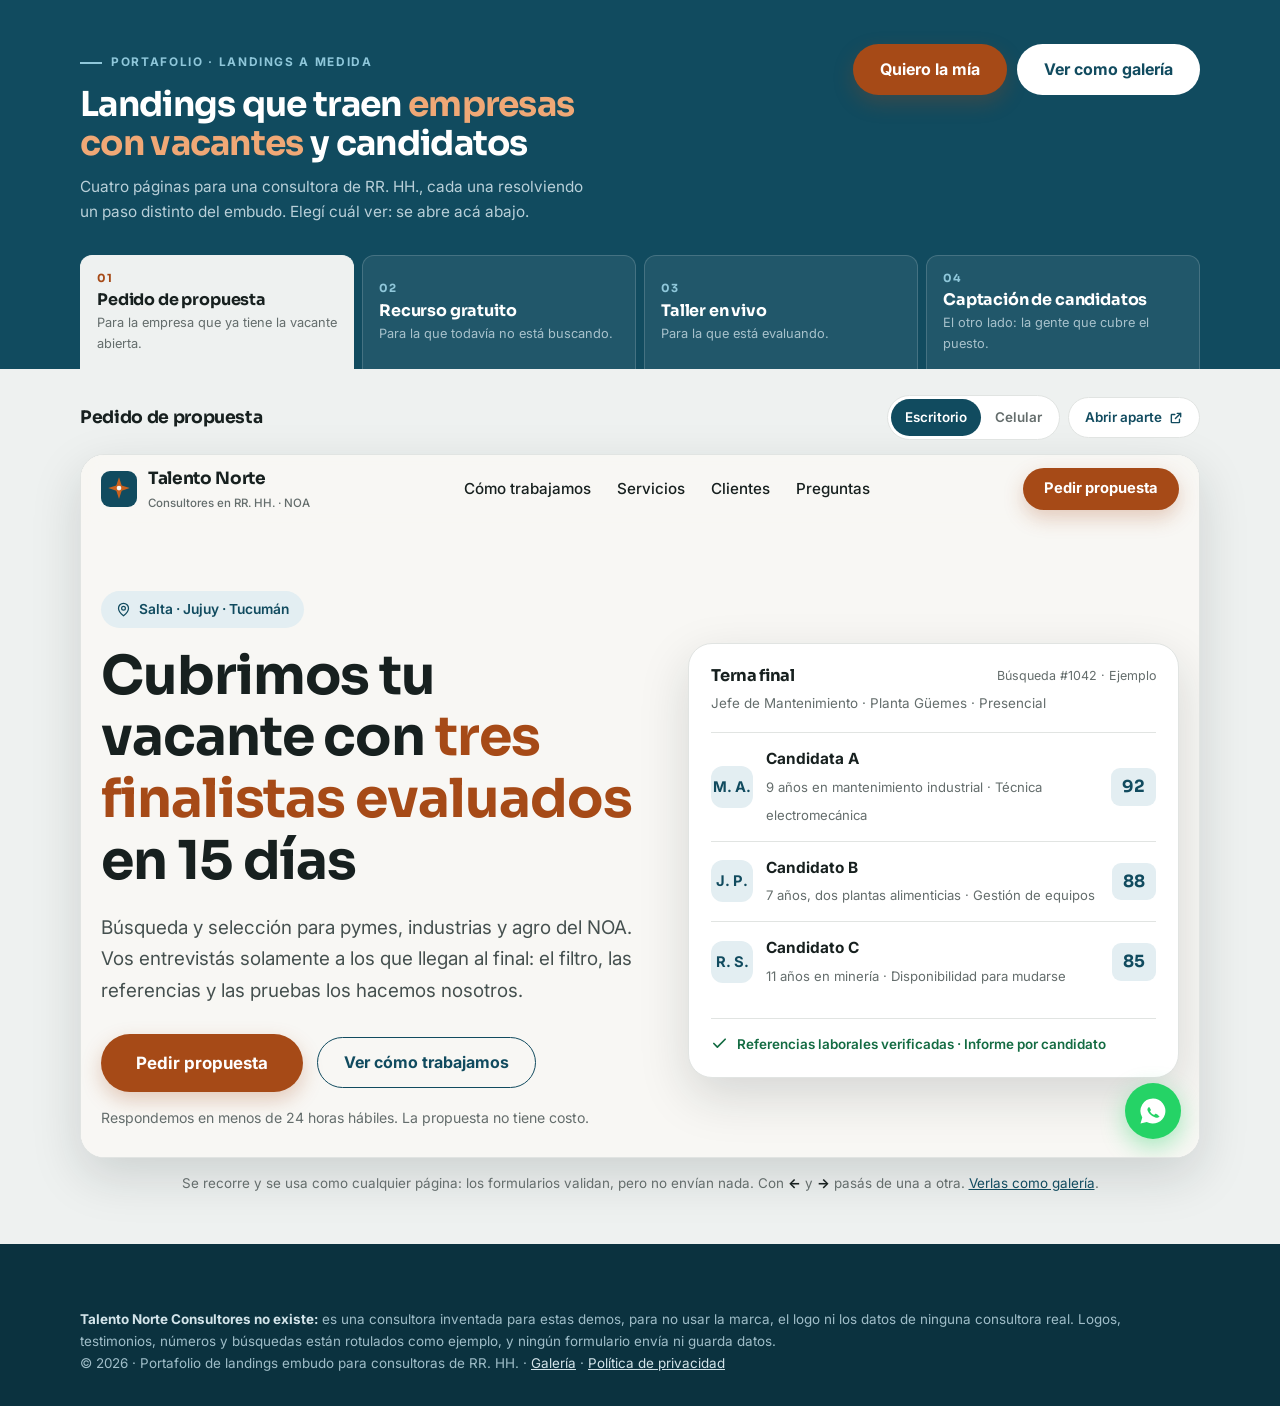
<file: index.html>
<!DOCTYPE html>
<html lang="es-AR">
<head>
<meta charset="utf-8">
<meta name="viewport" content="width=device-width, initial-scale=1">

<!-- ============================================================================
     VISOR — la portada del portafolio.
     Las 4 landings adentro de la misma página: el cliente elige arriba y la ve
     abajo, sin ir y volver. Cada una se puede abrir aparte, a pantalla
     completa, que es como la vería un cliente real de la consultora.

     En el celular no hay marco: un iframe en 390 px de ancho no muestra nada.
     Ahí las cuatro se listan como tarjetas y cada una abre entera.
     ============================================================================ -->

<title>Landings embudo para consultoras de RR. HH. | Portafolio</title>
<meta name="description" content="Cuatro landings que traen empresas con vacantes y candidatos para cubrirlas. Elegí cuál ver y recorrelas sin salir de la página.">
<meta name="robots" content="index, follow">
<link rel="canonical" href="https://mind-trade-profit.github.io/Landing_proyecto/">

<meta property="og:type" content="website">
<meta property="og:locale" content="es_AR">
<meta property="og:title" content="Landings embudo para consultoras de RR. HH.">
<meta property="og:description" content="Cuatro landings que traen empresas con vacantes y candidatos para cubrirlas. Mirá las demos navegables.">
<meta property="og:url" content="https://mind-trade-profit.github.io/Landing_proyecto/">
<meta property="og:image" content="https://mind-trade-profit.github.io/Landing_proyecto/assets/img/og-galeria.png">
<meta property="og:image:width" content="1200">
<meta property="og:image:height" content="630">
<meta property="og:image:alt" content="Landings que traen empresas con vacantes y candidatos">
<meta name="twitter:card" content="summary_large_image">

<link rel="icon" href="data:image/svg+xml,%3Csvg xmlns='http://www.w3.org/2000/svg' viewBox='0 0 40 40'%3E%3Crect width='40' height='40' rx='10' fill='%23114B5F'/%3E%3Cpath d='M20 7 23 16 32 19 23 22 20 31 17 22 8 19 17 16Z' fill='%23C9611F'/%3E%3C/svg%3E">

<script>document.documentElement.className += ' js';</script>

<link rel="preconnect" href="https://fonts.googleapis.com">
<link rel="preconnect" href="https://fonts.gstatic.com" crossorigin>
<link href="https://fonts.googleapis.com/css2?family=Sora:wght@600;700&family=Inter:wght@400;500;600;700&display=swap" rel="stylesheet">

<link rel="stylesheet" href="assets/css/base.css">

<!-- ⚠️ TU CONTACTO — cambiar acá y en assets/js/nav.js (o con configurar.mjs) -->
<script>
const CONFIG = {
  whatsapp:        '5491123569119',
  mensajeWhatsApp: 'Hola Julián! Vi el portafolio de landings para consultoras de RR. HH. y quiero una para mi consultora.',
  email:           'informes.habitad@gmail.com',
  telefono:        '+541123569119'
};
</script>

<style>
/* ============================================================================
   1. ESTRUCTURA — barra arriba, landing abajo, todo en una pantalla
   ============================================================================ */
body{ background:var(--surface-alt); }

.tapa{
  background:var(--brand); color:#EAF2F5;
  padding:clamp(26px,3.6vw,44px) 0 0;
}
.tapa-alto{
  display:flex; flex-wrap:wrap; align-items:flex-start; justify-content:space-between;
  gap:20px; margin-bottom:clamp(20px,2.6vw,30px);
}
.tapa h1{
  color:#fff; font-size:clamp(1.45rem,2.9vw,2.15rem); max-width:20ch; margin-bottom:10px;
}
.tapa h1 em{ font-style:normal; color:#F0A876; }
.tapa p{ color:#B8CFD8; font-size:.96rem; max-width:52ch; margin:0; }
.firma{
  display:inline-flex; align-items:center; gap:9px; margin-bottom:12px;
  font-size:.74rem; font-weight:700; letter-spacing:.14em; text-transform:uppercase; color:#8FC7DA;
}
.firma::before{ content:''; width:22px; height:2px; background:#8FC7DA; }
.tapa-acciones{ display:flex; flex-wrap:wrap; gap:10px; }

/* ============================================================================
   2. PESTAÑAS — el selector
   ============================================================================ */
.pestanas{
  display:grid; gap:8px; grid-template-columns:repeat(auto-fit,minmax(180px,1fr));
}
.pestana{
  text-align:left; cursor:pointer;
  background:rgba(255,255,255,.07); border:1px solid rgba(255,255,255,.16);
  border-bottom:none; border-radius:12px 12px 0 0;
  padding:13px 16px 15px; color:#C9DCE4;
  font-family:var(--font-body); transition:background .16s ease, color .16s ease;
}
.pestana:hover{ background:rgba(255,255,255,.13); color:#fff; }
.pestana .pn{
  display:block; font-family:var(--font-title); font-size:.7rem; font-weight:700;
  letter-spacing:.12em; color:#8FC7DA; margin-bottom:3px;
}
.pestana .pt{
  display:block; font-family:var(--font-title); font-size:1rem; font-weight:700;
  letter-spacing:-.01em; color:#fff; line-height:1.2;
}
.pestana .pp{ display:block; font-size:.8rem; margin-top:3px; opacity:.8; }
.pestana.is-activa{ background:var(--surface-alt); border-color:var(--surface-alt); }
.pestana.is-activa .pn{ color:var(--accent); }
.pestana.is-activa .pt{ color:var(--ink); }
.pestana.is-activa .pp{ color:var(--ink-faint); opacity:1; }

/* ============================================================================
   3. ESCENARIO — la landing adentro
   ============================================================================ */
.escenario{ padding:clamp(16px,2.2vw,26px) 0 clamp(30px,4vw,50px); }
.regla{
  display:flex; flex-wrap:wrap; align-items:center; justify-content:space-between;
  gap:14px; margin-bottom:14px;
}
.regla h2{ font-size:1.08rem; margin:0; }
.regla .publico{ font-size:.84rem; color:var(--ink-faint); display:block; font-weight:400; font-family:var(--font-body); }
.herramientas{ display:flex; align-items:center; gap:8px; }
.conmutador{
  display:flex; background:var(--surface); border:1px solid var(--line); border-radius:999px; padding:3px;
}
.conmutador button{
  border:0; background:transparent; cursor:pointer; border-radius:999px;
  padding:7px 14px; font-size:.84rem; font-weight:600; color:var(--ink-faint);
}
.conmutador button.is-activa{ background:var(--brand); color:#fff; }
.abrir{
  display:inline-flex; align-items:center; gap:7px;
  border:1px solid var(--line); background:var(--surface); border-radius:999px;
  padding:8px 16px; font-size:.84rem; font-weight:600; color:var(--brand);
}
.abrir:hover{ background:var(--brand-100); }
.abrir svg{ width:14px; height:14px; }

.pantalla{
  background:var(--surface); border:1px solid var(--line); border-radius:var(--radius-lg);
  box-shadow:var(--shadow-lg); overflow:hidden; margin-inline:auto;
  transition:max-width .3s ease;
}
#escenario[data-modo="escritorio"] .pantalla{ max-width:100%; }
#escenario[data-modo="celular"] .pantalla{ max-width:402px; border-radius:30px; padding:8px; }
#escenario[data-modo="celular"] .pantalla iframe{ border-radius:24px; height:74vh; min-height:560px; }

.pantalla iframe{
  display:block; width:100%; height:min(78vh, 900px); min-height:520px;
  border:0; background:var(--bg);
}
.pantalla iframe.cargando{ opacity:.35; }

.nota-visor{
  margin-top:14px; font-size:.84rem; color:var(--ink-faint); text-align:center;
}
.nota-visor a{ color:var(--brand); text-decoration:underline; }

/* ============================================================================
   4. EN EL CELULAR — sin marco: las cuatro como tarjetas, a pantalla completa
   ============================================================================ */
.lista-movil{ display:none; }
@media (max-width:860px){
  .pestanas, .escenario{ display:none; }
  .tapa{ padding-bottom:clamp(26px,4vw,36px); }
  .lista-movil{ display:grid; gap:12px; padding:clamp(22px,4vw,30px) 0 clamp(30px,5vw,44px); }
  .lista-movil a{
    display:flex; align-items:center; gap:14px;
    background:var(--surface); border:1px solid var(--line); border-radius:var(--radius);
    padding:16px 18px; box-shadow:var(--shadow);
  }
  .lista-movil .num{
    flex:none; width:40px; height:40px; border-radius:11px;
    background:var(--brand-100); color:var(--brand);
    display:grid; place-items:center; font-family:var(--font-title); font-weight:700; font-size:.9rem;
  }
  .lista-movil b{ display:block; font-family:var(--font-title); font-size:1.02rem; }
  .lista-movil small{ color:var(--ink-faint); font-size:.86rem; }
  .lista-movil .flecha{ margin-left:auto; color:var(--brand); font-size:1.2rem; }
}
</style>
</head>

<body>
<a class="salto-contenido" href="#escenario">Saltar a las demos</a>

<!-- ============================================================================
     TAPA + SELECTOR
     ============================================================================ -->
<header class="tapa">
  <div class="wrap">
    <div class="tapa-alto">
      <div>
        <span class="firma">Portafolio · Landings a medida</span>
        <h1>Landings que traen <em>empresas con vacantes</em> y candidatos</h1>
        <p>Cuatro páginas para una consultora de RR. HH., cada una resolviendo un paso distinto
          del embudo. Elegí cuál ver: se abre acá abajo.</p>
      </div>
      <div class="tapa-acciones">
        <a class="btn btn-primario" data-wa href="#">Quiero la mía</a>
        <a class="btn btn-claro" href="galeria.html">Ver como galería</a>
      </div>
    </div>

    <!-- Las pestañas las arma visor.js desde su lista de landings -->
    <div class="pestanas" id="pestanas" role="tablist" aria-label="Elegí qué landing ver"></div>
  </div>
</header>

<!-- ============================================================================
     LA LANDING ELEGIDA
     ============================================================================ -->
<main class="escenario" id="escenario" data-modo="escritorio">
  <div class="wrap">
    <div class="regla">
      <h2 id="vistaTitulo">Pedido de propuesta
        <span class="publico" id="vistaPublico">Empresas · decisión</span>
      </h2>

      <div class="herramientas">
        <div class="conmutador" role="group" aria-label="Ancho de pantalla">
          <button type="button" data-ancho="escritorio" class="is-activa" aria-pressed="true">Escritorio</button>
          <button type="button" data-ancho="celular" aria-pressed="false">Celular</button>
        </div>
        <a class="abrir" id="abrirAparte" href="landings/01-pedido-propuesta/" target="_blank" rel="noopener">
          Abrir aparte
          <svg viewBox="0 0 24 24" fill="none" stroke="currentColor" stroke-width="2.4" stroke-linecap="round" stroke-linejoin="round" aria-hidden="true"><path d="M14 4h6v6M20 4l-9 9M18 14v5a1 1 0 0 1-1 1H5a1 1 0 0 1-1-1V7a1 1 0 0 1 1-1h5"/></svg>
        </a>
      </div>
    </div>

    <div class="pantalla">
      <iframe id="marco" title="Vista de la landing elegida" loading="lazy"></iframe>
    </div>

    <p class="nota-visor">
      Se recorre y se usa como cualquier página: los formularios validan, pero no envían nada.
      Con <strong>←</strong> y <strong>→</strong> pasás de una a otra.
      <a href="galeria.html">Verlas como galería</a>.
    </p>
  </div>
</main>

<!-- ============================================================================
     EN EL CELULAR — cada una a pantalla completa
     ============================================================================ -->
<div class="wrap">
  <nav class="lista-movil" aria-label="Las 4 landings">
    <a href="landings/01-pedido-propuesta/">
      <span class="num">01</span>
      <span><b>Pedido de propuesta</b><small>Empresas · decisión</small></span>
      <span class="flecha" aria-hidden="true">→</span>
    </a>
    <a href="landings/02-recurso-gratuito/">
      <span class="num">02</span>
      <span><b>Recurso gratuito</b><small>Empresas · atracción</small></span>
      <span class="flecha" aria-hidden="true">→</span>
    </a>
    <a href="landings/03-taller-webinar/">
      <span class="num">03</span>
      <span><b>Taller en vivo</b><small>Empresas · consideración</small></span>
      <span class="flecha" aria-hidden="true">→</span>
    </a>
    <a href="landings/04-candidatos/">
      <span class="num">04</span>
      <span><b>Captación de candidatos</b><small>Candidatos · oferta</small></span>
      <span class="flecha" aria-hidden="true">→</span>
    </a>
  </nav>
</div>

<footer class="pie">
  <div class="wrap">
    <p class="legal" style="margin-top:0;border-top:0;padding-top:0">
      <strong style="color:#D3E4EA">Talento Norte Consultores no existe:</strong> es una consultora
      inventada para estas demos, para no usar la marca, el logo ni los datos de ninguna consultora
      real. Logos, testimonios, números y búsquedas están rotulados como ejemplo, y ningún
      formulario envía ni guarda datos.
      <br>© <span data-anio>2026</span> · Portafolio de landings embudo para consultoras de RR. HH. ·
      <a href="galeria.html">Galería</a> ·
      <a href="legal/politica-privacidad.html">Política de privacidad</a>
    </p>
  </div>
</footer>

<script src="assets/js/demo.js" defer></script>
<script src="assets/js/visor.js" defer></script>
</body>
</html>
</file>
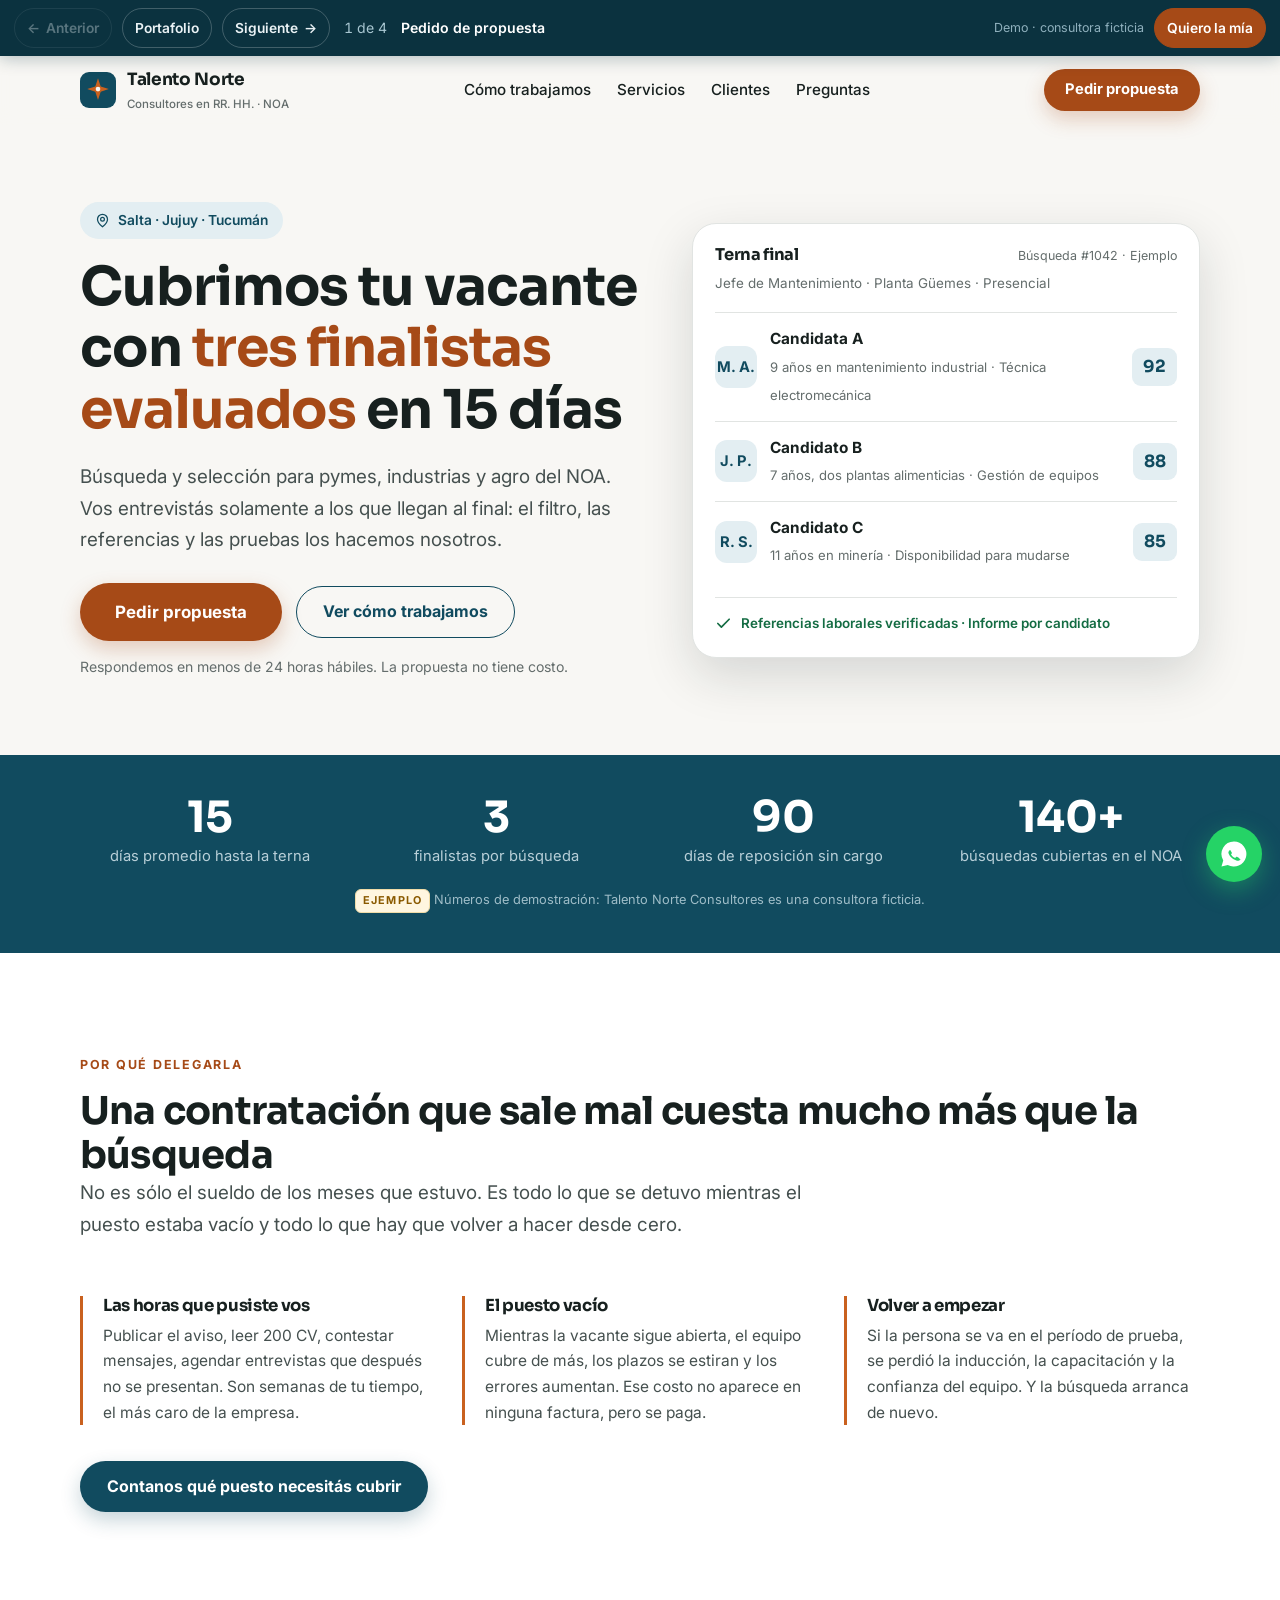
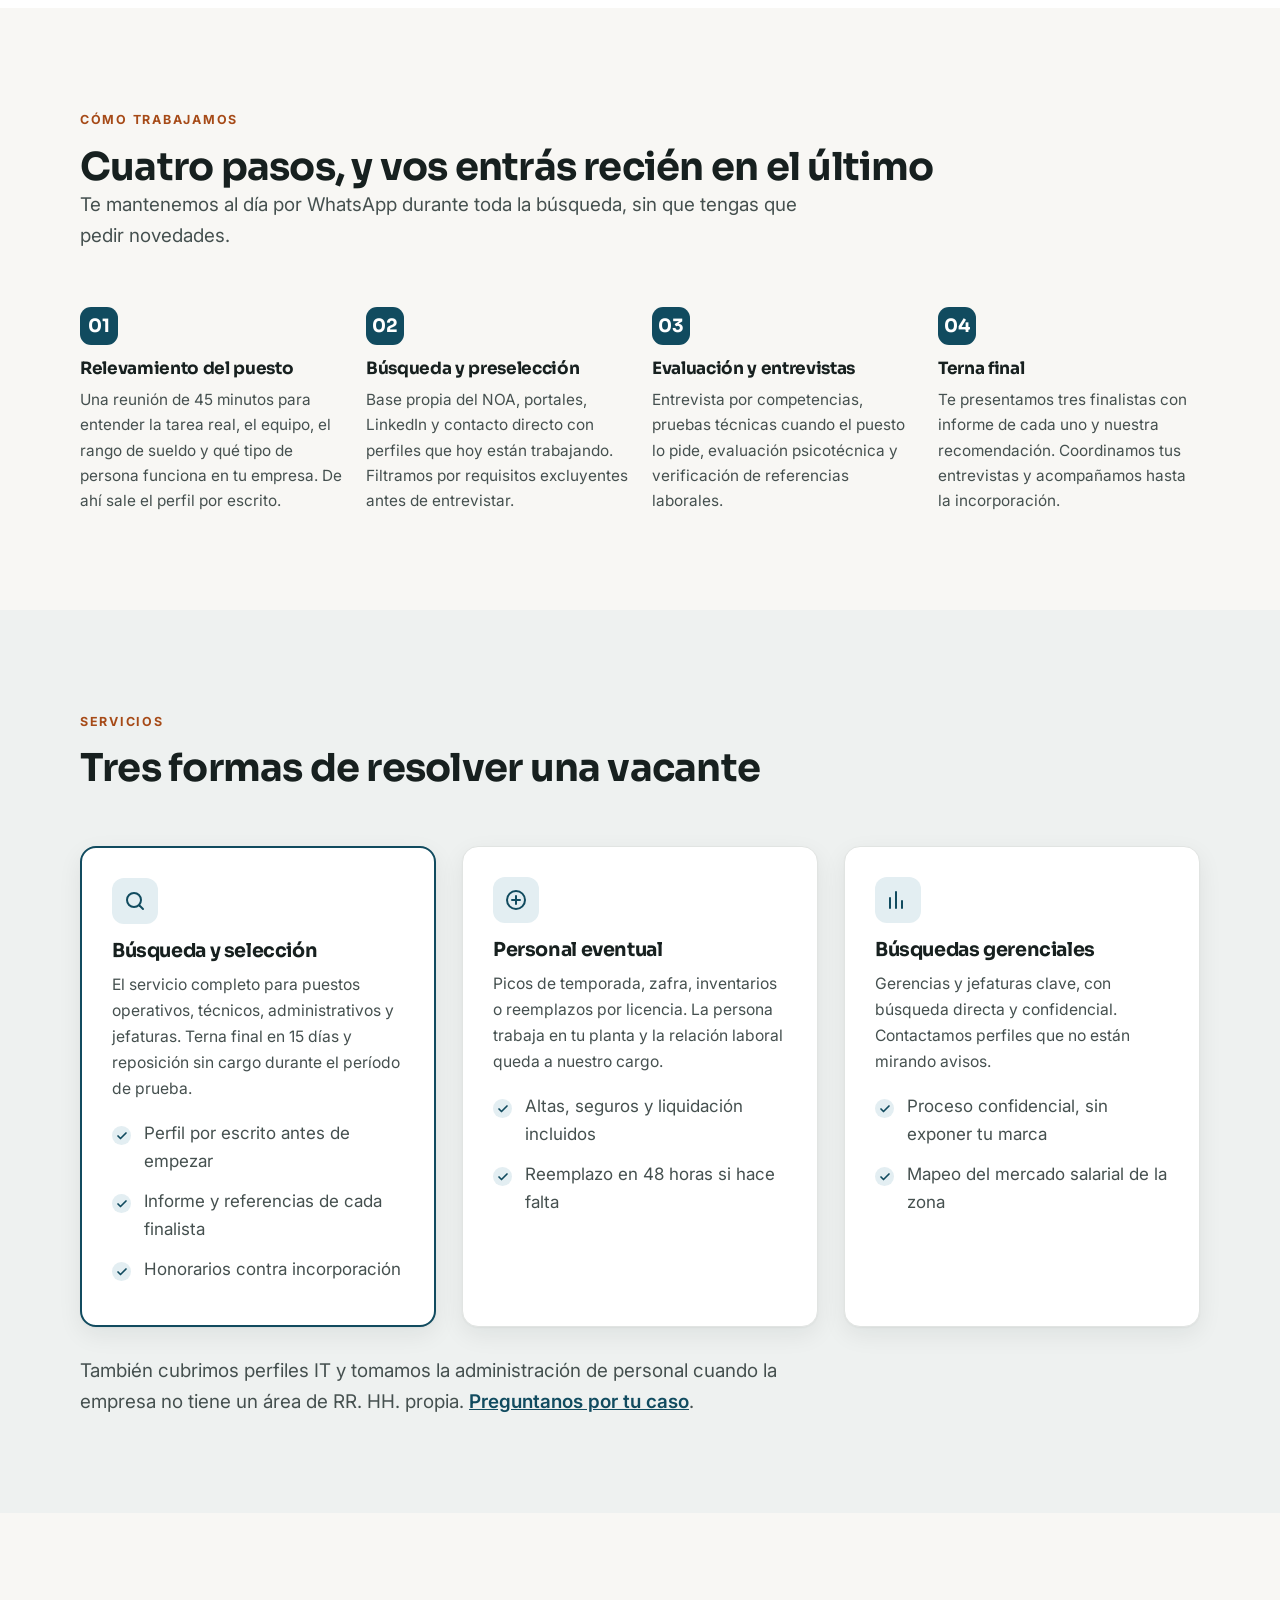
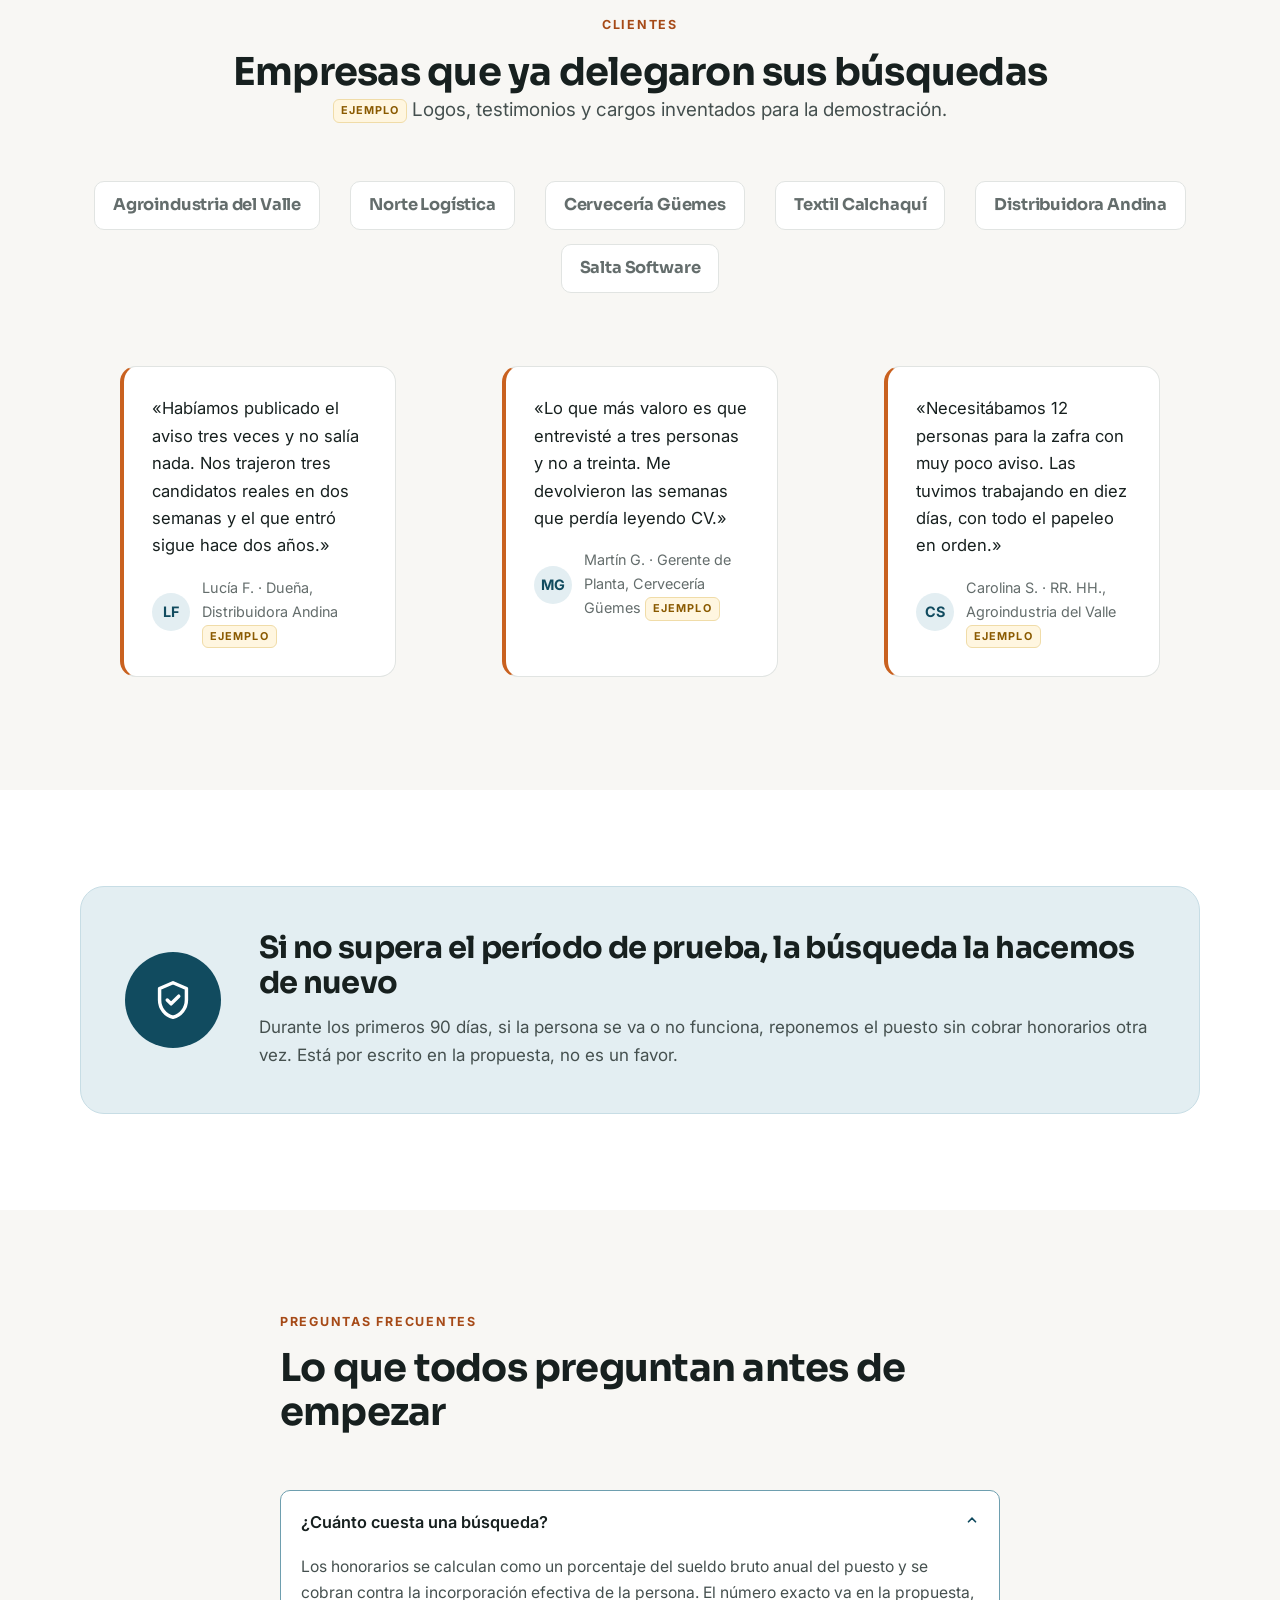
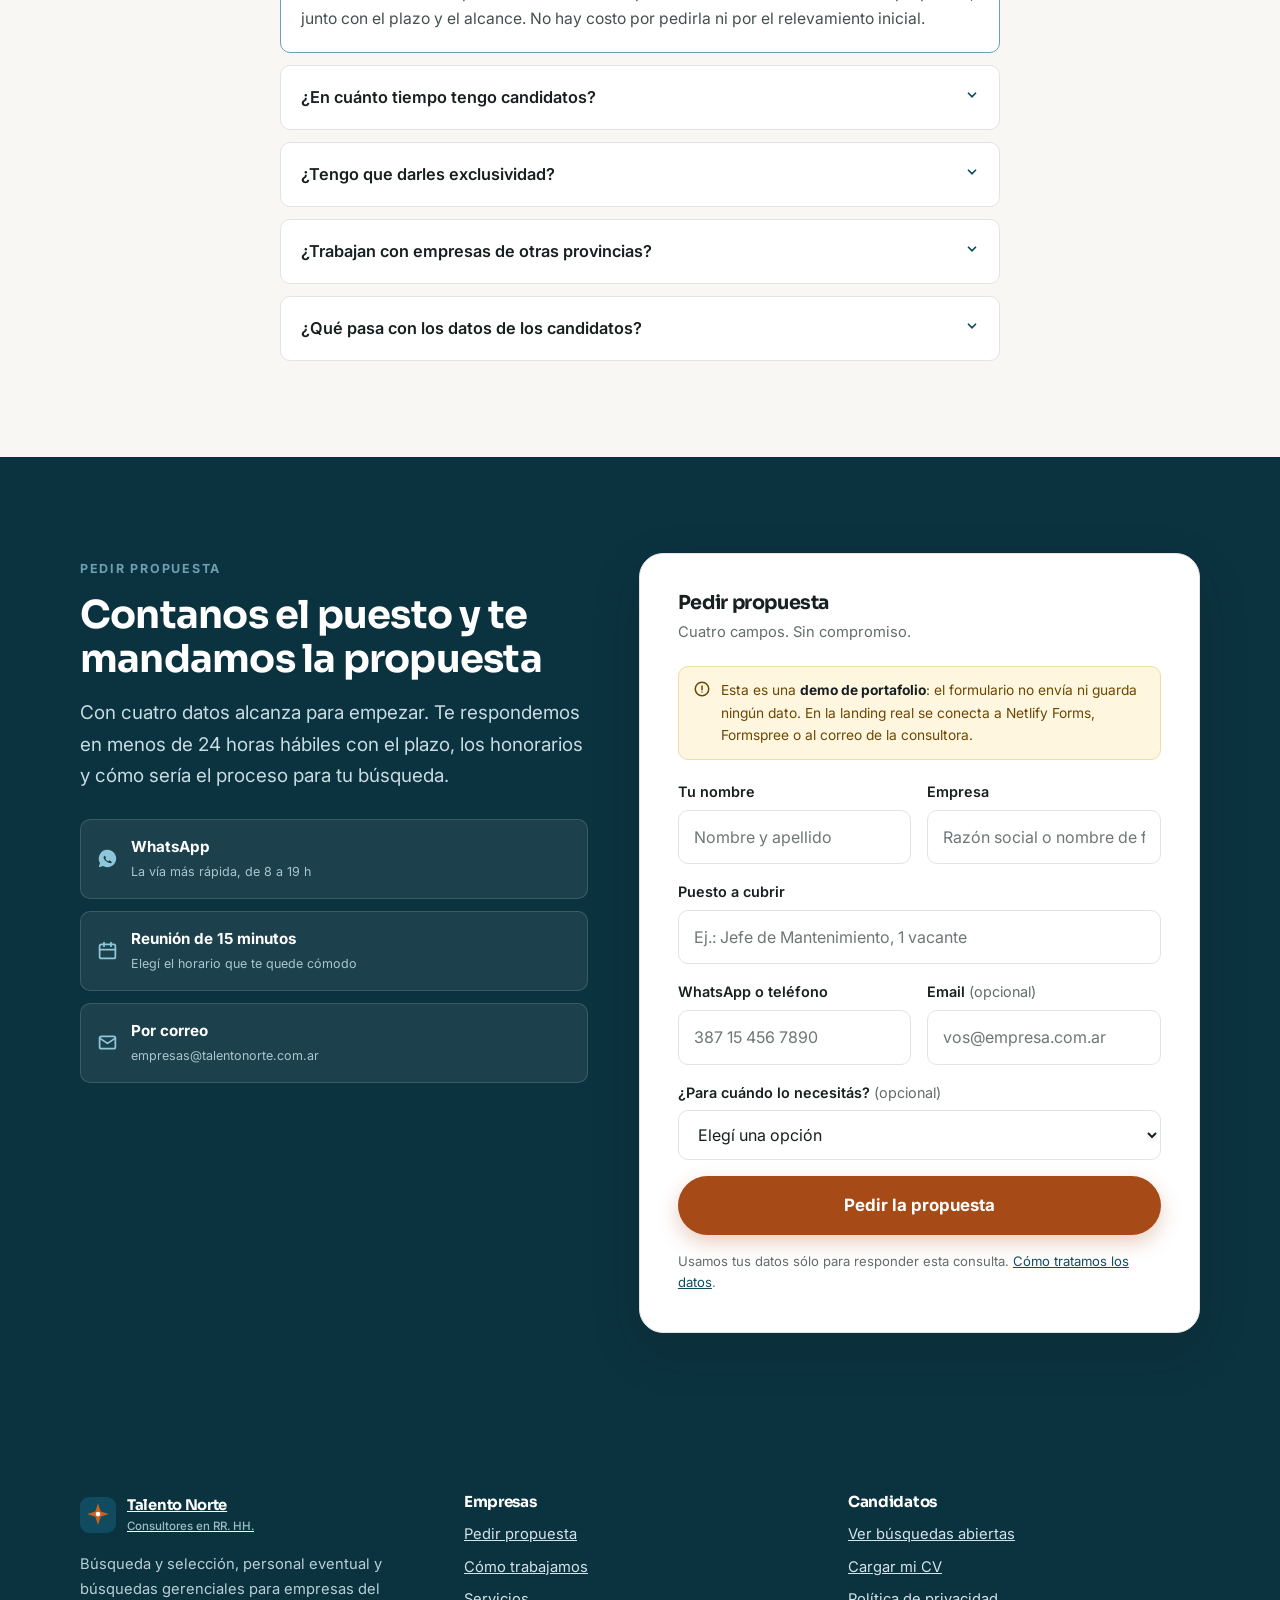
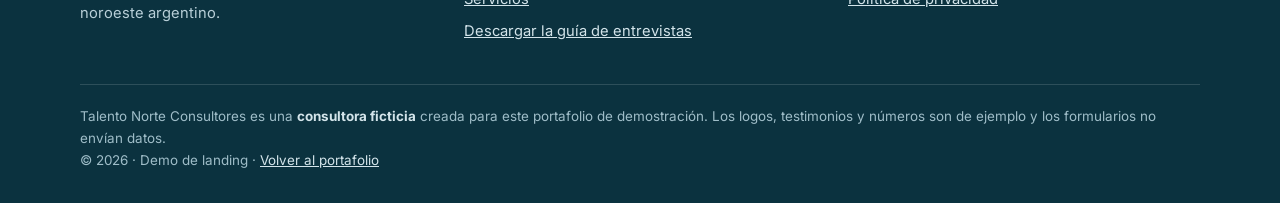
<file: landings/01-pedido-propuesta/index.html>
<!DOCTYPE html>
<html lang="es-AR">
<head>
<meta charset="utf-8">
<meta name="viewport" content="width=device-width, initial-scale=1">

<!-- ============================================================================
     LANDING 1 de 4 — PEDIDO DE PROPUESTA (empresas · etapa de decisión)
     Objetivo: que una empresa con una vacante abierta pida una propuesta.
     Métrica: consultas calificadas por mes.
     ---------------------------------------------------------------------------
     DEMO: Talento Norte Consultores es una consultora FICTICIA. Logos,
     testimonios y números están marcados como ejemplo y el formulario no envía
     datos a ningún lado.
     ============================================================================ -->

<title>Cubrimos tu vacante en 15 días | Talento Norte Consultores</title>
<meta name="description" content="Búsqueda y selección para pymes e industrias del NOA: te presentamos tres finalistas evaluados en 15 días y reponemos sin cargo si no pasa la prueba.">
<!-- En la demo va noindex para que una consultora ficticia no aparezca en Google.
     En la landing real del cliente: cambiar a "index, follow". -->
<meta name="robots" content="noindex, follow">
<link rel="canonical" href="https://mind-trade-profit.github.io/Landing_proyecto/landings/01-pedido-propuesta/">

<!-- Vista previa al pegar el link en WhatsApp o LinkedIn.
     La imagen la genera `node herramientas/og.mjs`. -->
<meta property="og:type" content="website">
<meta property="og:locale" content="es_AR">
<meta property="og:site_name" content="Talento Norte Consultores">
<meta property="og:title" content="Cubrimos tu vacante con tres finalistas evaluados">
<meta property="og:description" content="Búsqueda y selección para pymes e industrias del NOA. Vos entrevistás sólo a los que llegan al final.">
<meta property="og:image" content="https://mind-trade-profit.github.io/Landing_proyecto/assets/img/og-01.png">
<meta property="og:image:width" content="1200">
<meta property="og:image:height" content="630">
<meta property="og:image:alt" content="Cubrimos tu vacante con tres finalistas evaluados">
<meta name="twitter:card" content="summary_large_image">

<link rel="icon" href="data:image/svg+xml,%3Csvg xmlns='http://www.w3.org/2000/svg' viewBox='0 0 40 40'%3E%3Crect width='40' height='40' rx='10' fill='%23114B5F'/%3E%3Cpath d='M20 7 23 16 32 19 23 22 20 31 17 22 8 19 17 16Z' fill='%23C9611F'/%3E%3C/svg%3E">

<!-- Marca que hay JavaScript. Sin esto, las secciones con animación de entrada
     quedarían invisibles si el JS falla: con esto, se ven igual. -->
<script>document.documentElement.className += ' js';</script>

<link rel="preconnect" href="https://fonts.googleapis.com">
<link rel="preconnect" href="https://fonts.gstatic.com" crossorigin>
<link href="https://fonts.googleapis.com/css2?family=Sora:wght@600;700&family=Inter:wght@400;500;600;700&display=swap" rel="stylesheet">

<link rel="stylesheet" href="../../assets/css/base.css">

<!-- ============================================================================
     DATOS DE CONTACTO — ⚠️ ES LO ÚNICO QUE HAY QUE TOCAR PARA CAMBIAR DE CLIENTE.
     WhatsApp con código de país y SIN +, espacios ni guiones:
       Argentina: 54 + 9 + código de área sin 0 + número sin 15
       (0387) 15-456-7890  ->  5493874567890

     En el portafolio este número es el de Julián, no el de la consultora
     ficticia: si una consultora toca WhatsApp mientras mira la demo, cae en un
     chat de verdad y no en un número que no existe. El mensaje dice de qué
     landing viene. En la landing del cliente se pone SU número y SU mensaje.
     ============================================================================ -->
<script>
const CONFIG = {
  whatsapp:        '5491123569119',
  mensajeWhatsApp: 'Hola Julián! Estoy viendo la demo de la landing de pedido de propuesta y quiero una para mi consultora.',
  telefono:        '+543870000000',
  email:           'empresas@talentonorte.com.ar',
  agenda:          '#contacto'   /* en la landing real: link de Calendly */
};
</script>

<style>
/* ============================================================================
   CSS propio de esta landing. Todo lo compartido está en assets/css/base.css
   ============================================================================ */

/* --- 1. PORTADA ----------------------------------------------------------- */
.hero{ padding:clamp(44px,6vw,86px) 0 clamp(52px,6vw,90px); }
.hero-grilla{ display:grid; gap:clamp(32px,4vw,56px); align-items:center; grid-template-columns:1fr; }
@media (min-width:980px){ .hero-grilla{ grid-template-columns:1.05fr .95fr; } }
.hero h1{ margin-bottom:20px; }
.hero h1 em{ font-style:normal; color:var(--accent); }
.hero .lead{ margin-bottom:28px; }
.chip-zona{
  display:inline-flex; align-items:center; gap:8px; margin-bottom:18px;
  background:var(--brand-100); color:var(--brand); border-radius:999px;
  padding:7px 15px; font-size:.86rem; font-weight:600;
}
.chip-zona svg{ width:15px; height:15px; }

/* --- 2. MAQUETA DE LA TERNA FINAL (reemplaza a la foto de stock) ---------- */
.terna{
  background:var(--surface); border:1px solid var(--line); border-radius:var(--radius-lg);
  box-shadow:var(--shadow-lg); padding:22px; position:relative;
}
.terna-top{ display:flex; align-items:center; justify-content:space-between; margin-bottom:6px; }
.terna-top h3{ font-size:1.02rem; }
.terna-top span{ font-size:.78rem; color:var(--ink-faint); }
.terna-sub{ font-size:.84rem; color:var(--ink-faint); margin-bottom:18px; }
.candidato{
  display:flex; align-items:center; gap:13px; padding:13px 0;
  border-top:1px solid var(--line);
}
.candidato .inicial{
  width:42px; height:42px; border-radius:12px; background:var(--brand-100); color:var(--brand);
  display:grid; place-items:center; font-weight:700; font-size:.92rem; flex:none;
}
.candidato .datos{ flex:1; min-width:0; }
.candidato b{ display:block; font-size:.96rem; }
.candidato small{ color:var(--ink-faint); font-size:.82rem; }
.puntaje{
  font-family:var(--font-title); font-weight:700; font-size:1.05rem; color:var(--brand);
  background:var(--brand-100); border-radius:9px; padding:5px 11px; flex:none;
}
.terna-pie{
  margin-top:16px; padding-top:14px; border-top:1px solid var(--line);
  display:flex; align-items:center; gap:9px; font-size:.84rem; color:var(--ok); font-weight:600;
}
.terna-pie svg{ width:17px; height:17px; }

/* --- 3. FRANJA DE DATOS CLAVE -------------------------------------------- */
.franja{ background:var(--brand); color:#EAF2F5; padding:clamp(26px,3.4vw,40px) 0; }
.franja .metrica b{ color:#fff; }
.franja .metrica span{ color:#B8CFD8; }
.franja-nota{ text-align:center; margin-top:20px; font-size:.8rem; color:#9FBDC8; }

/* --- 4. EL PROBLEMA ------------------------------------------------------ */
.costo{ border-left:3px solid var(--accent-soft); padding-left:20px; }
.costo h3{ font-size:1.04rem; margin-bottom:8px; }
.costo p{ color:var(--ink-soft); font-size:.97rem; margin:0; }

/* --- 5. GARANTÍA --------------------------------------------------------- */
.garantia{
  display:grid; gap:clamp(22px,3vw,38px); align-items:center; grid-template-columns:1fr;
  background:var(--brand-100); border:1px solid #C7DDE5; border-radius:var(--radius-lg);
  padding:clamp(26px,3.4vw,44px);
}
@media (min-width:860px){ .garantia{ grid-template-columns:auto 1fr; } }
.garantia .sello{
  width:96px; height:96px; border-radius:50%; background:var(--brand); color:#fff;
  display:grid; place-items:center; margin-inline:auto;
}
.garantia .sello svg{ width:46px; height:46px; }
.garantia h2{ font-size:clamp(1.4rem,2.6vw,1.9rem); margin-bottom:12px; }
.garantia p{ color:var(--ink-soft); margin:0; }

/* --- 6. CIERRE + FORMULARIO --------------------------------------------- */
/* Lleva también la clase .seccion-oscura: de ahí saca el color del rótulo,
   del título y del texto, ya resueltos para fondo oscuro en base.css */
.cierre{ background:var(--brand-700); }
.cierre-grilla{ display:grid; gap:clamp(30px,4vw,54px); grid-template-columns:1fr; align-items:start; }
@media (min-width:980px){ .cierre-grilla{ grid-template-columns:.95fr 1.05fr; } }
.cierre h2{ margin-bottom:16px; }
.otras-vias{ margin-top:28px; display:grid; gap:12px; }
.via{
  display:flex; align-items:center; gap:13px; padding:14px 16px;
  background:rgba(255,255,255,.07); border:1px solid rgba(255,255,255,.14);
  border-radius:var(--radius-sm); font-size:.94rem;
}
.via svg{ width:21px; height:21px; flex:none; color:#8FC7DA; }
.via b{ color:#fff; display:block; font-size:.95rem; }
.via small{ color:#A8C6D1; }
.caja-form h3{ margin-bottom:6px; }
.caja-form .intro{ font-size:.92rem; color:var(--ink-faint); margin-bottom:22px; }
</style>
</head>

<body>
<a class="salto-contenido" href="#contenido">Saltar al contenido</a>

<!-- ============================================================================
     ENCABEZADO
     ============================================================================ -->
<header class="cabecera">
  <div class="wrap">
    <a class="marca" href="#inicio">
      <img src="../../assets/img/logo-talento-norte.svg" alt="" aria-hidden="true">
      <span>Talento Norte
        <small>Consultores en RR. HH. · NOA</small>
      </span>
    </a>
    <nav aria-label="Secciones">
      <a href="#proceso">Cómo trabajamos</a>
      <a href="#servicios">Servicios</a>
      <a href="#clientes">Clientes</a>
      <a href="#preguntas">Preguntas</a>
    </nav>
    <a class="btn btn-primario" href="#contacto">Pedir propuesta</a>
  </div>
</header>

<main id="contenido">

<!-- ============================================================================
     1. PORTADA — promesa concreta + zona + acción principal
     ============================================================================ -->
<section class="hero" id="inicio">
  <div class="wrap hero-grilla">
    <div>
      <span class="chip-zona">
        <svg viewBox="0 0 24 24" fill="none" stroke="currentColor" stroke-width="2" stroke-linecap="round" stroke-linejoin="round" aria-hidden="true"><path d="M20 10c0 6-8 12-8 12s-8-6-8-12a8 8 0 0 1 16 0Z"/><circle cx="12" cy="10" r="3"/></svg>
        Salta · Jujuy · Tucumán
      </span>
      <h1>Cubrimos tu vacante con <em>tres finalistas evaluados</em> en 15 días</h1>
      <p class="lead">Búsqueda y selección para pymes, industrias y agro del NOA. Vos entrevistás
        solamente a los que llegan al final: el filtro, las referencias y las pruebas los hacemos nosotros.</p>
      <div class="acciones">
        <a class="btn btn-primario btn-grande" href="#contacto">Pedir propuesta</a>
        <a class="btn btn-secundario" href="#proceso">Ver cómo trabajamos</a>
      </div>
      <p class="bajo-btn">Respondemos en menos de 24 horas hábiles. La propuesta no tiene costo.</p>
    </div>

    <!-- Maqueta del entregable. Sin fotos de stock: muestra lo que la empresa recibe. -->
    <div class="terna reveal" aria-label="Ejemplo de terna final que recibe la empresa">
      <div class="terna-top">
        <h3>Terna final</h3>
        <span>Búsqueda #1042 · Ejemplo</span>
      </div>
      <p class="terna-sub">Jefe de Mantenimiento · Planta Güemes · Presencial</p>

      <div class="candidato">
        <span class="inicial" aria-hidden="true">M.&nbsp;A.</span>
        <span class="datos">
          <b>Candidata A</b>
          <small>9 años en mantenimiento industrial · Técnica electromecánica</small>
        </span>
        <span class="puntaje">92</span>
      </div>
      <div class="candidato">
        <span class="inicial" aria-hidden="true">J.&nbsp;P.</span>
        <span class="datos">
          <b>Candidato B</b>
          <small>7 años, dos plantas alimenticias · Gestión de equipos</small>
        </span>
        <span class="puntaje">88</span>
      </div>
      <div class="candidato">
        <span class="inicial" aria-hidden="true">R.&nbsp;S.</span>
        <span class="datos">
          <b>Candidato C</b>
          <small>11 años en minería · Disponibilidad para mudarse</small>
        </span>
        <span class="puntaje">85</span>
      </div>

      <p class="terna-pie">
        <svg viewBox="0 0 24 24" fill="none" stroke="currentColor" stroke-width="2.4" stroke-linecap="round" stroke-linejoin="round" aria-hidden="true"><path d="M20 6 9 17l-5-5"/></svg>
        Referencias laborales verificadas · Informe por candidato
      </p>
    </div>
  </div>
</section>

<!-- ============================================================================
     2. FRANJA DE DATOS CLAVE — todo rotulado como ejemplo (consultora ficticia)
     ============================================================================ -->
<section class="franja" aria-label="Datos de la consultora">
  <div class="wrap">
    <div class="metricas">
      <div class="metrica"><b>15</b><span>días promedio hasta la terna</span></div>
      <div class="metrica"><b>3</b><span>finalistas por búsqueda</span></div>
      <div class="metrica"><b>90</b><span>días de reposición sin cargo</span></div>
      <div class="metrica"><b>140+</b><span>búsquedas cubiertas en el NOA</span></div>
    </div>
    <p class="franja-nota"><span class="rotulo-ejemplo">Ejemplo</span> Números de demostración: Talento Norte Consultores es una consultora ficticia.</p>
  </div>
</section>

<!-- ============================================================================
     3. EL PROBLEMA — el costo de una mala contratación y las horas del dueño
     ============================================================================ -->
<section class="seccion seccion-clara" id="problema">
  <div class="wrap">
    <div class="encabezado-seccion">
      <span class="eyebrow">Por qué delegarla</span>
      <h2>Una contratación que sale mal cuesta mucho más que la búsqueda</h2>
      <p class="lead">No es sólo el sueldo de los meses que estuvo. Es todo lo que se detuvo mientras
        el puesto estaba vacío y todo lo que hay que volver a hacer desde cero.</p>
    </div>

    <div class="grilla grilla-3">
      <div class="costo reveal">
        <h3>Las horas que pusiste vos</h3>
        <p>Publicar el aviso, leer 200 CV, contestar mensajes, agendar entrevistas que
          después no se presentan. Son semanas de tu tiempo, el más caro de la empresa.</p>
      </div>
      <div class="costo reveal">
        <h3>El puesto vacío</h3>
        <p>Mientras la vacante sigue abierta, el equipo cubre de más, los plazos se estiran
          y los errores aumentan. Ese costo no aparece en ninguna factura, pero se paga.</p>
      </div>
      <div class="costo reveal">
        <h3>Volver a empezar</h3>
        <p>Si la persona se va en el período de prueba, se perdió la inducción, la capacitación
          y la confianza del equipo. Y la búsqueda arranca de nuevo.</p>
      </div>
    </div>

    <div class="acciones" style="margin-top:36px">
      <a class="btn btn-marca" href="#contacto">Contanos qué puesto necesitás cubrir</a>
    </div>
  </div>
</section>

<!-- ============================================================================
     4. PROCESO EN 4 PASOS
     ============================================================================ -->
<section class="seccion" id="proceso">
  <div class="wrap">
    <div class="encabezado-seccion">
      <span class="eyebrow">Cómo trabajamos</span>
      <h2>Cuatro pasos, y vos entrás recién en el último</h2>
      <p class="lead">Te mantenemos al día por WhatsApp durante toda la búsqueda, sin que tengas
        que pedir novedades.</p>
    </div>

    <ol class="pasos">
      <li class="paso reveal">
        <h3>Relevamiento del puesto</h3>
        <p>Una reunión de 45 minutos para entender la tarea real, el equipo, el rango de sueldo
          y qué tipo de persona funciona en tu empresa. De ahí sale el perfil por escrito.</p>
      </li>
      <li class="paso reveal">
        <h3>Búsqueda y preselección</h3>
        <p>Base propia del NOA, portales, LinkedIn y contacto directo con perfiles que hoy
          están trabajando. Filtramos por requisitos excluyentes antes de entrevistar.</p>
      </li>
      <li class="paso reveal">
        <h3>Evaluación y entrevistas</h3>
        <p>Entrevista por competencias, pruebas técnicas cuando el puesto lo pide, evaluación
          psicotécnica y verificación de referencias laborales.</p>
      </li>
      <li class="paso reveal">
        <h3>Terna final</h3>
        <p>Te presentamos tres finalistas con informe de cada uno y nuestra recomendación.
          Coordinamos tus entrevistas y acompañamos hasta la incorporación.</p>
      </li>
    </ol>
  </div>
</section>

<!-- ============================================================================
     5. SERVICIOS
     ============================================================================ -->
<section class="seccion seccion-alt" id="servicios">
  <div class="wrap">
    <div class="encabezado-seccion">
      <span class="eyebrow">Servicios</span>
      <h2>Tres formas de resolver una vacante</h2>
    </div>

    <div class="grilla grilla-3">
      <article class="tarjeta tarjeta-destacada reveal">
        <div class="icono" aria-hidden="true">
          <svg viewBox="0 0 24 24" fill="none" stroke="currentColor" stroke-width="2" stroke-linecap="round" stroke-linejoin="round"><circle cx="11" cy="11" r="7"/><path d="m20 20-3.5-3.5"/></svg>
        </div>
        <h3>Búsqueda y selección</h3>
        <p>El servicio completo para puestos operativos, técnicos, administrativos y jefaturas.
          Terna final en 15 días y reposición sin cargo durante el período de prueba.</p>
        <ul class="lista-tilde" style="margin-top:16px">
          <li>Perfil por escrito antes de empezar</li>
          <li>Informe y referencias de cada finalista</li>
          <li>Honorarios contra incorporación</li>
        </ul>
      </article>

      <article class="tarjeta reveal">
        <div class="icono" aria-hidden="true">
          <svg viewBox="0 0 24 24" fill="none" stroke="currentColor" stroke-width="2" stroke-linecap="round" stroke-linejoin="round"><path d="M12 8v8m-4-4h8"/><circle cx="12" cy="12" r="9"/></svg>
        </div>
        <h3>Personal eventual</h3>
        <p>Picos de temporada, zafra, inventarios o reemplazos por licencia. La persona trabaja
          en tu planta y la relación laboral queda a nuestro cargo.</p>
        <ul class="lista-tilde" style="margin-top:16px">
          <li>Altas, seguros y liquidación incluidos</li>
          <li>Reemplazo en 48 horas si hace falta</li>
        </ul>
      </article>

      <article class="tarjeta reveal">
        <div class="icono" aria-hidden="true">
          <svg viewBox="0 0 24 24" fill="none" stroke="currentColor" stroke-width="2" stroke-linecap="round" stroke-linejoin="round"><path d="M4 20V10m6 10V4m6 16v-7"/></svg>
        </div>
        <h3>Búsquedas gerenciales</h3>
        <p>Gerencias y jefaturas clave, con búsqueda directa y confidencial. Contactamos perfiles
          que no están mirando avisos.</p>
        <ul class="lista-tilde" style="margin-top:16px">
          <li>Proceso confidencial, sin exponer tu marca</li>
          <li>Mapeo del mercado salarial de la zona</li>
        </ul>
      </article>
    </div>

    <p class="lead" style="margin-top:28px">También cubrimos perfiles IT y tomamos la administración
      de personal cuando la empresa no tiene un área de RR. HH. propia.
      <a href="#contacto" style="color:var(--brand);font-weight:600;text-decoration:underline">Preguntanos por tu caso</a>.</p>
  </div>
</section>

<!-- ============================================================================
     6. PRUEBA SOCIAL — en la landing real van logos, nombres y números REALES.
        Acá todo está rotulado como ejemplo porque la consultora es ficticia.
     ============================================================================ -->
<section class="seccion" id="clientes">
  <div class="wrap">
    <div class="encabezado-seccion centrado">
      <span class="eyebrow">Clientes</span>
      <h2>Empresas que ya delegaron sus búsquedas</h2>
      <p class="lead">
        <span class="rotulo-ejemplo">Ejemplo</span>
        Logos, testimonios y cargos inventados para la demostración.
      </p>
    </div>

    <div class="logos" style="margin-bottom:clamp(36px,4.6vw,56px)">
      <span class="logo-ej">Agroindustria del Valle</span>
      <span class="logo-ej">Norte Logística</span>
      <span class="logo-ej">Cervecería Güemes</span>
      <span class="logo-ej">Textil Calchaquí</span>
      <span class="logo-ej">Distribuidora Andina</span>
      <span class="logo-ej">Salta Software</span>
    </div>

    <div class="grilla grilla-3">
      <figure class="testimonio reveal">
        <blockquote>«Habíamos publicado el aviso tres veces y no salía nada. Nos trajeron tres
          candidatos reales en dos semanas y el que entró sigue hace dos años.»</blockquote>
        <footer>
          <span class="inicial" aria-hidden="true">LF</span>
          <span>Lucía F. · Dueña, Distribuidora Andina <span class="rotulo-ejemplo">Ejemplo</span></span>
        </footer>
      </figure>

      <figure class="testimonio reveal">
        <blockquote>«Lo que más valoro es que entrevisté a tres personas y no a treinta.
          Me devolvieron las semanas que perdía leyendo CV.»</blockquote>
        <footer>
          <span class="inicial" aria-hidden="true">MG</span>
          <span>Martín G. · Gerente de Planta, Cervecería Güemes <span class="rotulo-ejemplo">Ejemplo</span></span>
        </footer>
      </figure>

      <figure class="testimonio reveal">
        <blockquote>«Necesitábamos 12 personas para la zafra con muy poco aviso. Las tuvimos
          trabajando en diez días, con todo el papeleo en orden.»</blockquote>
        <footer>
          <span class="inicial" aria-hidden="true">CS</span>
          <span>Carolina S. · RR. HH., Agroindustria del Valle <span class="rotulo-ejemplo">Ejemplo</span></span>
        </footer>
      </figure>
    </div>
  </div>
</section>

<!-- ============================================================================
     7. GARANTÍA
        ⚠️ Esta sección va SÓLO si la consultora realmente ofrece reposición.
        Si no la ofrece, se borra completa: prometer lo que no se cumple es peor
        que no prometer nada.
     ============================================================================ -->
<section class="seccion seccion-clara">
  <div class="wrap">
    <div class="garantia reveal">
      <div class="sello" aria-hidden="true">
        <svg viewBox="0 0 24 24" fill="none" stroke="currentColor" stroke-width="1.8" stroke-linecap="round" stroke-linejoin="round"><path d="M12 3l7 3v6c0 4.5-3 8-7 9-4-1-7-4.5-7-9V6l7-3Z"/><path d="m9 12 2 2 4-4"/></svg>
      </div>
      <div>
        <h2>Si no supera el período de prueba, la búsqueda la hacemos de nuevo</h2>
        <p>Durante los primeros 90 días, si la persona se va o no funciona, reponemos el puesto
          sin cobrar honorarios otra vez. Está por escrito en la propuesta, no es un favor.</p>
      </div>
    </div>
  </div>
</section>

<!-- ============================================================================
     8. PREGUNTAS FRECUENTES — honorarios, plazos y exclusividad
     ============================================================================ -->
<section class="seccion" id="preguntas">
  <div class="wrap wrap-angosto">
    <div class="encabezado-seccion">
      <span class="eyebrow">Preguntas frecuentes</span>
      <h2>Lo que todos preguntan antes de empezar</h2>
    </div>

    <div class="faq">
      <details open>
        <summary>¿Cuánto cuesta una búsqueda?</summary>
        <div class="respuesta">Los honorarios se calculan como un porcentaje del sueldo bruto anual
          del puesto y se cobran contra la incorporación efectiva de la persona. El número exacto
          va en la propuesta, junto con el plazo y el alcance. No hay costo por pedirla ni por el
          relevamiento inicial.</div>
      </details>
      <details>
        <summary>¿En cuánto tiempo tengo candidatos?</summary>
        <div class="respuesta">La terna final llega en 15 días hábiles promedio desde que aprobás
          el perfil. Puestos operativos suelen cerrarse antes; gerencias y perfiles muy técnicos
          pueden llevar de 3 a 5 semanas. El plazo estimado queda escrito en la propuesta.</div>
      </details>
      <details>
        <summary>¿Tengo que darles exclusividad?</summary>
        <div class="respuesta">No es obligatoria. Podés tener la búsqueda abierta por tu cuenta en
          paralelo: si la cubrís vos, no pagás honorarios. La exclusividad la pedimos sólo en
          búsquedas gerenciales confidenciales, donde salir por varios canales expone a la empresa.</div>
      </details>
      <details>
        <summary>¿Trabajan con empresas de otras provincias?</summary>
        <div class="respuesta">Nuestra base de candidatos es del NOA: Salta, Jujuy y Tucumán, más
          Santiago del Estero y Catamarca. Tomamos búsquedas de empresas de cualquier lugar del país
          que necesiten cubrir un puesto en esta región, incluidos los remotos.</div>
      </details>
      <details>
        <summary>¿Qué pasa con los datos de los candidatos?</summary>
        <div class="respuesta">Los CV se usan sólo para la búsqueda en la que se presentaron, con
          consentimiento del candidato, según la Ley 25.326 de protección de datos personales.
          Nunca compartimos datos personales con terceros sin autorización.</div>
      </details>
    </div>
  </div>
</section>

<!-- ============================================================================
     9. CIERRE — formulario corto + agenda + WhatsApp
     ============================================================================ -->
<section class="seccion seccion-oscura cierre" id="contacto">
  <div class="wrap cierre-grilla">
    <div>
      <span class="eyebrow">Pedir propuesta</span>
      <h2>Contanos el puesto y te mandamos la propuesta</h2>
      <p class="lead">Con cuatro datos alcanza para empezar. Te respondemos en menos de 24 horas
        hábiles con el plazo, los honorarios y cómo sería el proceso para tu búsqueda.</p>

      <div class="otras-vias">
        <a class="via" data-wa href="#">
          <svg viewBox="0 0 24 24" fill="currentColor" aria-hidden="true"><path d="M12 2a10 10 0 0 0-8.6 15.1L2 22l5-1.3A10 10 0 1 0 12 2Zm5.3 14.1c-.2.6-1.2 1.2-1.7 1.2-.5.1-1 .1-1.7-.1a11 11 0 0 1-4.5-2.9 9 9 0 0 1-1.8-3c-.2-.6 0-1.2.3-1.6l.6-.7c.2-.2.5-.2.7.1l1 1.7c.1.3.1.5 0 .7l-.4.5c-.2.2-.2.4 0 .6.4.7 1.6 2 2.7 2.4.3.1.5.1.7-.1l.5-.6c.2-.2.4-.2.7-.1l1.7.9c.3.1.4.5.2.9Z"/></svg>
          <span><b>WhatsApp</b><small>La vía más rápida, de 8 a 19 h</small></span>
        </a>
        <a class="via" href="#contacto">
          <svg viewBox="0 0 24 24" fill="none" stroke="currentColor" stroke-width="2" stroke-linecap="round" stroke-linejoin="round" aria-hidden="true"><rect x="3" y="5" width="18" height="16" rx="2"/><path d="M8 3v4m8-4v4M3 11h18"/></svg>
          <span><b>Reunión de 15 minutos</b><small>Elegí el horario que te quede cómodo</small></span>
        </a>
        <a class="via" data-mail href="#">
          <svg viewBox="0 0 24 24" fill="none" stroke="currentColor" stroke-width="2" stroke-linecap="round" stroke-linejoin="round" aria-hidden="true"><rect x="3" y="5" width="18" height="14" rx="2"/><path d="m3 7 9 6 9-6"/></svg>
          <span><b>Por correo</b><small>empresas@talentonorte.com.ar</small></span>
        </a>
      </div>
    </div>

    <div class="caja-form">
      <h3>Pedir propuesta</h3>
      <p class="intro">Cuatro campos. Sin compromiso.</p>

      <p class="aviso-demo">
        <svg viewBox="0 0 24 24" fill="none" stroke="currentColor" stroke-width="2" stroke-linecap="round" aria-hidden="true"><circle cx="12" cy="12" r="9"/><path d="M12 8v5m0 3h.01"/></svg>
        <span>Esta es una <strong>demo de portafolio</strong>: el formulario no envía ni guarda
          ningún dato. En la landing real se conecta a Netlify Forms, Formspree o al correo de la consultora.</span>
      </p>

      <form data-demo novalidate>
        <div class="campos">
          <div class="campos campos-2">
            <label class="campo">
              <span>Tu nombre</span>
              <input type="text" name="nombre" autocomplete="name" required placeholder="Nombre y apellido">
            </label>
            <label class="campo">
              <span>Empresa</span>
              <input type="text" name="empresa" autocomplete="organization" required placeholder="Razón social o nombre de fantasía">
            </label>
          </div>

          <label class="campo">
            <span>Puesto a cubrir</span>
            <input type="text" name="puesto" required placeholder="Ej.: Jefe de Mantenimiento, 1 vacante">
          </label>

          <div class="campos campos-2">
            <label class="campo">
              <span>WhatsApp o teléfono</span>
              <input type="tel" name="telefono" autocomplete="tel" required placeholder="387 15 456 7890">
            </label>
            <label class="campo">
              <span>Email <span class="opcional">(opcional)</span></span>
              <input type="email" name="email" autocomplete="email" placeholder="vos@empresa.com.ar">
            </label>
          </div>

          <label class="campo">
            <span>¿Para cuándo lo necesitás? <span class="opcional">(opcional)</span></span>
            <select name="plazo">
              <option value="">Elegí una opción</option>
              <option>Urgente, esta semana</option>
              <option>Dentro del mes</option>
              <option>Estoy tomando referencias de precio</option>
            </select>
          </label>

          <button class="btn btn-primario btn-ancho btn-grande" type="submit">Pedir la propuesta</button>

          <p style="font-size:.82rem;color:var(--ink-faint);margin:0">
            Usamos tus datos sólo para responder esta consulta.
            <a href="../../legal/politica-privacidad.html" style="color:var(--brand);text-decoration:underline">Cómo tratamos los datos</a>.
          </p>
        </div>

        <p class="form-ok">
          <b>Así se ve el mensaje de confirmación.</b><br>
          En la landing real, acá la empresa lee «Recibimos tu pedido, te escribimos en menos de
          24 horas» y el aviso le llega a la consultora por correo y WhatsApp.
        </p>
      </form>
    </div>
  </div>
</section>

</main>

<!-- ============================================================================
     PIE
     ============================================================================ -->
<footer class="pie">
  <div class="wrap">
    <div class="grilla grilla-3">
      <div>
        <a class="marca" href="#inicio" style="color:#fff">
          <img src="../../assets/img/logo-talento-norte.svg" alt="" aria-hidden="true">
          <span>Talento Norte<small style="color:#9FBDC8">Consultores en RR. HH.</small></span>
        </a>
        <p style="margin-top:16px">Búsqueda y selección, personal eventual y búsquedas gerenciales
          para empresas del noroeste argentino.</p>
      </div>
      <div>
        <h4>Empresas</h4>
        <ul>
          <li><a href="#contacto">Pedir propuesta</a></li>
          <li><a href="#proceso">Cómo trabajamos</a></li>
          <li><a href="#servicios">Servicios</a></li>
          <li><a href="../02-recurso-gratuito/">Descargar la guía de entrevistas</a></li>
        </ul>
      </div>
      <div>
        <h4>Candidatos</h4>
        <ul>
          <li><a href="../04-candidatos/">Ver búsquedas abiertas</a></li>
          <li><a href="../04-candidatos/#cargar-cv">Cargar mi CV</a></li>
          <li><a href="../../legal/politica-privacidad.html">Política de privacidad</a></li>
        </ul>
      </div>
    </div>

    <p class="legal">
      Talento Norte Consultores es una <strong style="color:#D3E4EA">consultora ficticia</strong>
      creada para este portafolio de demostración. Los logos, testimonios y números son de ejemplo
      y los formularios no envían datos.
      <br>© <span data-anio>2026</span> · Demo de landing · <a href="../../index.html">Volver al portafolio</a>
    </p>
  </div>
</footer>

<!-- Contacto flotante: botón en escritorio, barra fija en celular -->
<a class="wa-flotante" data-wa href="#" aria-label="Escribir por WhatsApp">
  <svg viewBox="0 0 24 24" fill="currentColor" aria-hidden="true"><path d="M12 2a10 10 0 0 0-8.6 15.1L2 22l5-1.3A10 10 0 1 0 12 2Zm5.3 14.1c-.2.6-1.2 1.2-1.7 1.2-.5.1-1 .1-1.7-.1a11 11 0 0 1-4.5-2.9 9 9 0 0 1-1.8-3c-.2-.6 0-1.2.3-1.6l.6-.7c.2-.2.5-.2.7.1l1 1.7c.1.3.1.5 0 .7l-.4.5c-.2.2-.2.4 0 .6.4.7 1.6 2 2.7 2.4.3.1.5.1.7-.1l.5-.6c.2-.2.4-.2.7-.1l1.7.9c.3.1.4.5.2.9Z"/></svg>
</a>

<div class="cta-fija">
  <a class="btn btn-primario" href="#contacto">Pedir propuesta</a>
  <a class="btn btn-wa" data-wa href="#">WhatsApp</a>
</div>

<script src="../../assets/js/demo.js" defer></script>
<!-- La barra del portafolio. Para entregar esta landing sola, borrar esta línea. -->
<script src="../../assets/js/nav.js" defer></script>
</body>
</html>
</file>
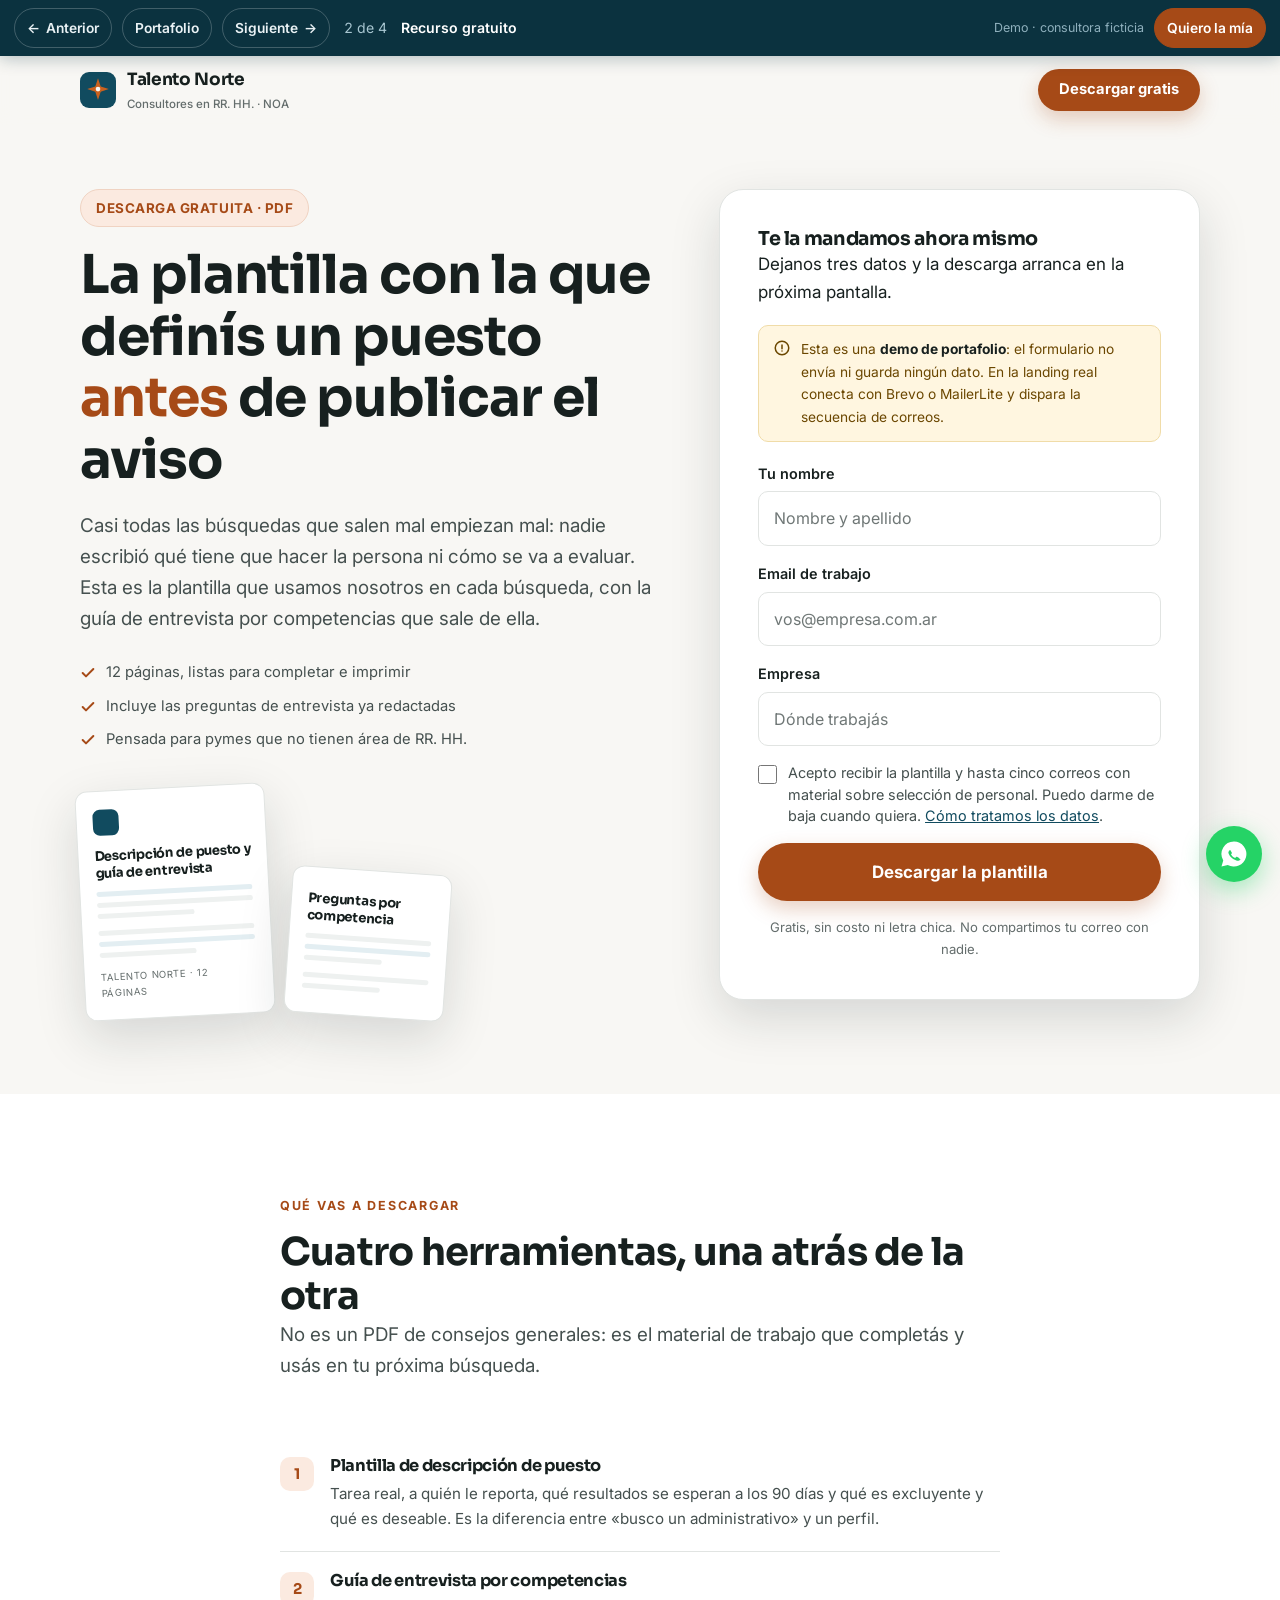
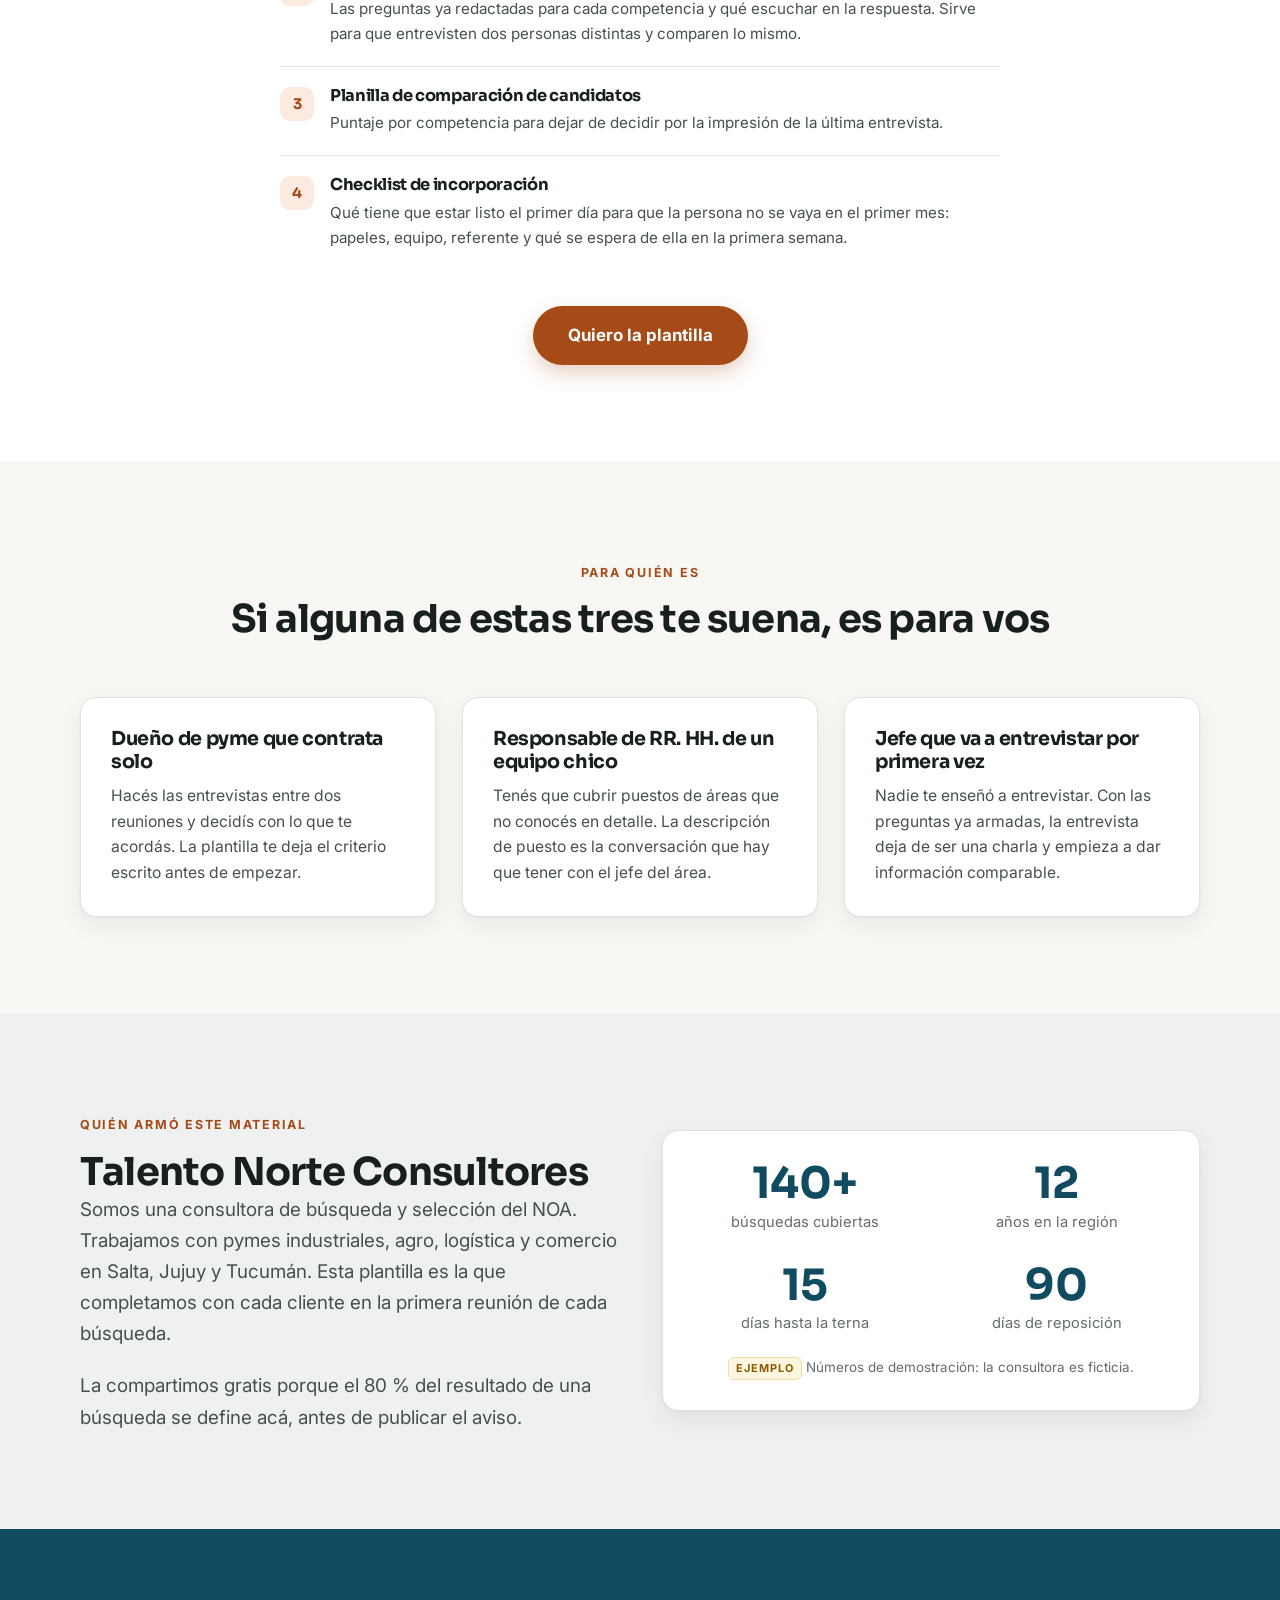
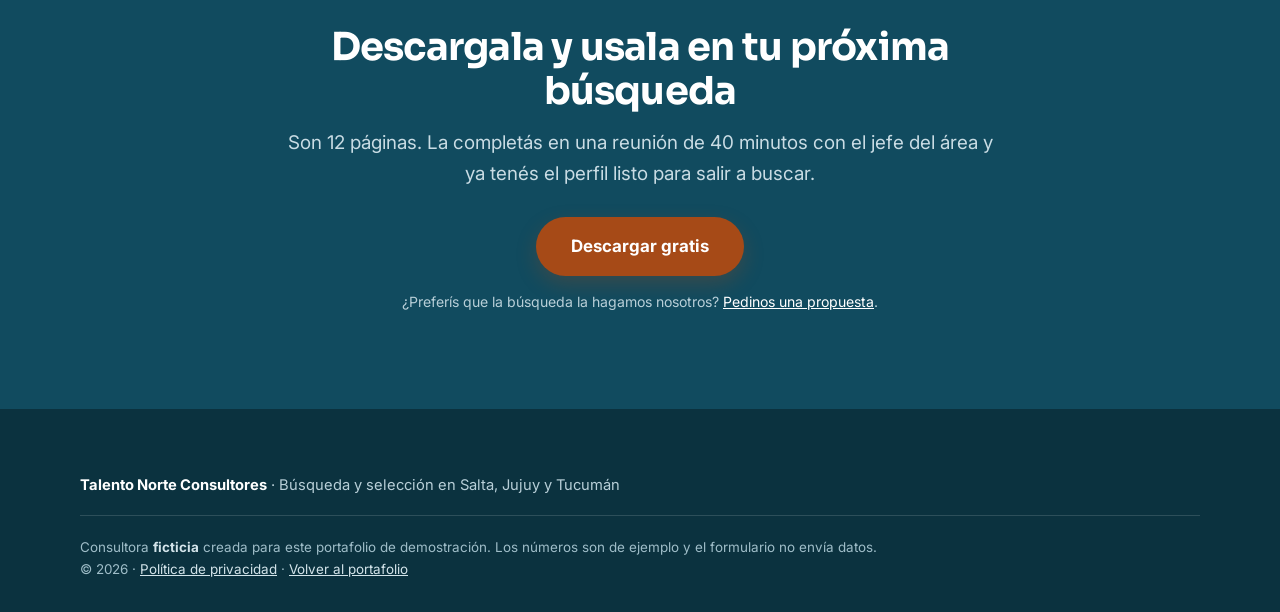
<file: landings/02-recurso-gratuito/index.html>
<!DOCTYPE html>
<html lang="es-AR">
<head>
<meta charset="utf-8">
<meta name="viewport" content="width=device-width, initial-scale=1">

<!-- ============================================================================
     LANDING 2 de 4 — RECURSO GRATUITO (empresas · etapa de atracción)
     Objetivo: que una empresa que todavía NO está buscando deje su correo a
     cambio de un material útil, y entre así al embudo.
     Métrica: descargas y % de esas descargas que llega a una reunión.
     ---------------------------------------------------------------------------
     La regla de esta landing: una sola acción. No hay menú de navegación ni
     links que se lleven a la persona: o descarga, o no descarga.
     ============================================================================ -->

<title>Plantilla de descripción de puesto + guía de entrevista | Gratis</title>
<meta name="description" content="Descargá gratis la plantilla para definir un puesto y la guía de entrevista por competencias que usa Talento Norte en sus búsquedas. Para pymes del NOA.">
<meta name="robots" content="noindex, follow">
<link rel="canonical" href="https://mind-trade-profit.github.io/Landing_proyecto/landings/02-recurso-gratuito/">

<meta property="og:type" content="website">
<meta property="og:locale" content="es_AR">
<meta property="og:site_name" content="Talento Norte Consultores">
<meta property="og:title" content="Plantilla de descripción de puesto + guía de entrevista">
<meta property="og:description" content="El material que usamos en nuestras búsquedas, listo para que lo uses en la tuya. Descarga gratuita.">
<meta property="og:image" content="https://mind-trade-profit.github.io/Landing_proyecto/assets/img/og-02.png">
<meta property="og:image:width" content="1200">
<meta property="og:image:height" content="630">
<meta property="og:image:alt" content="La plantilla para definir un puesto antes del aviso">
<meta name="twitter:card" content="summary_large_image">

<link rel="icon" href="data:image/svg+xml,%3Csvg xmlns='http://www.w3.org/2000/svg' viewBox='0 0 40 40'%3E%3Crect width='40' height='40' rx='10' fill='%23114B5F'/%3E%3Cpath d='M20 7 23 16 32 19 23 22 20 31 17 22 8 19 17 16Z' fill='%23C9611F'/%3E%3C/svg%3E">

<script>document.documentElement.className += ' js';</script>

<link rel="preconnect" href="https://fonts.googleapis.com">
<link rel="preconnect" href="https://fonts.gstatic.com" crossorigin>
<link href="https://fonts.googleapis.com/css2?family=Sora:wght@600;700&family=Inter:wght@400;500;600;700&display=swap" rel="stylesheet">

<link rel="stylesheet" href="../../assets/css/base.css">

<!-- ============================================================================
     DATOS DE CONTACTO — ⚠️ ES LO ÚNICO QUE HAY QUE TOCAR PARA CAMBIAR DE CLIENTE.
     WhatsApp con código de país y SIN +, espacios ni guiones:
       Argentina: 54 + 9 + código de área sin 0 + número sin 15
       (0387) 15-456-7890  ->  5493874567890

     En el portafolio este número es el de Julián, no el de la consultora
     ficticia: si una consultora toca WhatsApp mientras mira la demo, cae en un
     chat de verdad y no en un número que no existe. El mensaje dice de qué
     landing viene. En la landing del cliente se pone SU número y SU mensaje.
     ============================================================================ -->
<script>
const CONFIG = {
  whatsapp:        '5491123569119',
  mensajeWhatsApp: 'Hola Julián! Estoy viendo la demo de la landing de recurso gratuito y quiero una para mi consultora.',
  telefono:        '+543870000000',
  email:           'empresas@talentonorte.com.ar'
};
</script>

<style>
/* --- 1. PORTADA CON FORMULARIO A LA VISTA -------------------------------- */
.hero{ padding:clamp(36px,5vw,72px) 0 clamp(48px,6vw,84px); }
.hero-grilla{ display:grid; gap:clamp(32px,4vw,58px); align-items:start; grid-template-columns:1fr; }
@media (min-width:980px){ .hero-grilla{ grid-template-columns:1.1fr .9fr; } }
.hero h1{ margin-bottom:18px; }
.hero h1 em{ font-style:normal; color:var(--accent); }
.hero .lead{ margin-bottom:26px; }
.gratis{
  display:inline-flex; align-items:center; gap:8px; margin-bottom:18px;
  background:var(--accent-100); color:var(--accent); border:1px solid #F0D3C2;
  border-radius:999px; padding:7px 15px; font-size:.84rem; font-weight:700;
  letter-spacing:.04em; text-transform:uppercase;
}

/* --- 2. MAQUETA DEL RECURSO (en vez de una foto de stock) ---------------- */
.recurso{ display:flex; gap:18px; align-items:flex-end; margin-top:36px; }
.hoja{
  width:190px; flex:none; background:var(--surface); border:1px solid var(--line);
  border-radius:12px; box-shadow:var(--shadow-lg); padding:18px 16px;
  transform:rotate(-3deg); transition:transform .3s ease;
}
.hoja:hover{ transform:rotate(-1deg) translateY(-4px); }
.hoja .sello{
  width:26px; height:26px; border-radius:7px; background:var(--brand); margin-bottom:12px;
}
.hoja h4{ font-size:.82rem; line-height:1.3; margin-bottom:10px; }
.hoja .linea{ height:5px; border-radius:3px; background:var(--surface-alt); margin-bottom:6px; }
.hoja .linea.corta{ width:62%; }
.hoja .linea.marcada{ background:var(--brand-100); }
.hoja .pie-hoja{ margin-top:12px; font-size:.6rem; color:var(--ink-faint); letter-spacing:.06em; text-transform:uppercase; }
.recurso-datos li{
  font-size:.92rem; color:var(--ink-soft); margin-bottom:9px;
  padding-left:26px; position:relative;
}
.recurso-datos li::before{
  content:''; position:absolute; left:0; top:.35em; width:16px; height:16px;
  background:url("data:image/svg+xml,%3Csvg xmlns='http://www.w3.org/2000/svg' viewBox='0 0 24 24' fill='none' stroke='%23A64A17' stroke-width='3' stroke-linecap='round' stroke-linejoin='round'%3E%3Cpath d='M20 6 9 17l-5-5'/%3E%3C/svg%3E") center/contain no-repeat;
}

/* --- 3. QUÉ INCLUYE ------------------------------------------------------ */
.incluye{ counter-reset:item; }
.incluye li{
  display:flex; gap:16px; align-items:flex-start; padding:20px 0;
  border-bottom:1px solid var(--line);
}
.incluye li:last-child{ border-bottom:0; }
.incluye .num{
  counter-increment:item; flex:none;
  width:34px; height:34px; border-radius:10px; background:var(--accent-100); color:var(--accent);
  display:grid; place-items:center; font-family:var(--font-title); font-weight:700; font-size:.92rem;
}
.incluye .num::before{ content:counter(item); }
.incluye h3{ font-size:1.02rem; margin-bottom:5px; }
.incluye p{ color:var(--ink-soft); font-size:.95rem; margin:0; }

/* --- 4. QUIÉN LO HIZO ---------------------------------------------------- */
.autor{ display:grid; gap:clamp(24px,3.4vw,44px); grid-template-columns:1fr; align-items:center; }
@media (min-width:880px){ .autor{ grid-template-columns:1fr 1fr; } }
</style>
</head>

<body>
<a class="salto-contenido" href="#contenido">Saltar al contenido</a>

<!-- En una landing de descarga el encabezado no lleva menú: cualquier link es
     una puerta de salida antes de que la persona deje su correo. -->
<header class="cabecera">
  <div class="wrap">
    <span class="marca">
      <img src="../../assets/img/logo-talento-norte.svg" alt="" aria-hidden="true">
      <span>Talento Norte<small>Consultores en RR. HH. · NOA</small></span>
    </span>
    <a class="btn btn-primario" href="#descargar">Descargar gratis</a>
  </div>
</header>

<main id="contenido">

<!-- ============================================================================
     1. PORTADA — beneficio + formulario a la vista, sin scroll
     ============================================================================ -->
<section class="hero">
  <div class="wrap hero-grilla">
    <div>
      <span class="gratis">Descarga gratuita · PDF</span>
      <h1>La plantilla con la que definís un puesto <em>antes</em> de publicar el aviso</h1>
      <p class="lead">Casi todas las búsquedas que salen mal empiezan mal: nadie escribió qué tiene
        que hacer la persona ni cómo se va a evaluar. Esta es la plantilla que usamos nosotros en
        cada búsqueda, con la guía de entrevista por competencias que sale de ella.</p>

      <ul class="recurso-datos">
        <li>12 páginas, listas para completar e imprimir</li>
        <li>Incluye las preguntas de entrevista ya redactadas</li>
        <li>Pensada para pymes que no tienen área de RR. HH.</li>
      </ul>

      <!-- Maqueta del material: se ve qué se está por descargar -->
      <div class="recurso" aria-hidden="true">
        <div class="hoja">
          <div class="sello"></div>
          <h4>Descripción de puesto y guía de entrevista</h4>
          <div class="linea marcada"></div>
          <div class="linea"></div>
          <div class="linea corta"></div>
          <div class="linea" style="margin-top:12px"></div>
          <div class="linea marcada"></div>
          <div class="linea corta"></div>
          <p class="pie-hoja">Talento Norte · 12 páginas</p>
        </div>
        <div class="hoja" style="transform:rotate(4deg);width:160px">
          <h4 style="margin-top:4px">Preguntas por competencia</h4>
          <div class="linea"></div>
          <div class="linea marcada"></div>
          <div class="linea corta"></div>
          <div class="linea" style="margin-top:12px"></div>
          <div class="linea corta"></div>
        </div>
      </div>
    </div>

    <!-- ========================================================================
         FORMULARIO — tres campos. Cada campo de más baja la conversión.
         ======================================================================== -->
    <div class="caja-form" id="descargar">
      <h3>Te la mandamos ahora mismo</h3>
      <p class="intro">Dejanos tres datos y la descarga arranca en la próxima pantalla.</p>

      <p class="aviso-demo">
        <svg viewBox="0 0 24 24" fill="none" stroke="currentColor" stroke-width="2" stroke-linecap="round" aria-hidden="true"><circle cx="12" cy="12" r="9"/><path d="M12 8v5m0 3h.01"/></svg>
        <span>Esta es una <strong>demo de portafolio</strong>: el formulario no envía ni guarda
          ningún dato. En la landing real conecta con Brevo o MailerLite y dispara la secuencia de correos.</span>
      </p>

      <form data-demo novalidate>
        <div class="campos">
          <label class="campo">
            <span>Tu nombre</span>
            <input type="text" name="nombre" autocomplete="name" required placeholder="Nombre y apellido">
          </label>
          <label class="campo">
            <span>Email de trabajo</span>
            <input type="email" name="email" autocomplete="email" required placeholder="vos@empresa.com.ar">
          </label>
          <label class="campo">
            <span>Empresa</span>
            <input type="text" name="empresa" autocomplete="organization" required placeholder="Dónde trabajás">
          </label>

          <label class="consentimiento">
            <input type="checkbox" name="acepto" required>
            <span>Acepto recibir la plantilla y hasta cinco correos con material sobre selección
              de personal. Puedo darme de baja cuando quiera.
              <a href="../../legal/politica-privacidad.html">Cómo tratamos los datos</a>.</span>
          </label>

          <button class="btn btn-primario btn-ancho btn-grande" type="submit">Descargar la plantilla</button>
          <p style="font-size:.82rem;color:var(--ink-faint);margin:0;text-align:center">
            Gratis, sin costo ni letra chica. No compartimos tu correo con nadie.</p>
        </div>

        <p class="form-ok">
          <b>Listo: así se ve la confirmación.</b><br>
          En la landing real, acá la persona pasa a la
          <a href="gracias.html" style="color:#0F5132;text-decoration:underline">página de gracias</a>,
          se descarga el PDF y arranca la secuencia de correos.
        </p>
      </form>
    </div>
  </div>
</section>

<!-- ============================================================================
     2. QUÉ INCLUYE
     ============================================================================ -->
<section class="seccion seccion-clara" id="contenido-recurso">
  <div class="wrap wrap-angosto">
    <div class="encabezado-seccion">
      <span class="eyebrow">Qué vas a descargar</span>
      <h2>Cuatro herramientas, una atrás de la otra</h2>
      <p class="lead">No es un PDF de consejos generales: es el material de trabajo que completás
        y usás en tu próxima búsqueda.</p>
    </div>

    <ul class="incluye">
      <li class="reveal">
        <span class="num" aria-hidden="true"></span>
        <div>
          <h3>Plantilla de descripción de puesto</h3>
          <p>Tarea real, a quién le reporta, qué resultados se esperan a los 90 días y qué es
            excluyente y qué es deseable. Es la diferencia entre «busco un administrativo» y un perfil.</p>
        </div>
      </li>
      <li class="reveal">
        <span class="num" aria-hidden="true"></span>
        <div>
          <h3>Guía de entrevista por competencias</h3>
          <p>Las preguntas ya redactadas para cada competencia y qué escuchar en la respuesta.
            Sirve para que entrevisten dos personas distintas y comparen lo mismo.</p>
        </div>
      </li>
      <li class="reveal">
        <span class="num" aria-hidden="true"></span>
        <div>
          <h3>Planilla de comparación de candidatos</h3>
          <p>Puntaje por competencia para dejar de decidir por la impresión de la última entrevista.</p>
        </div>
      </li>
      <li class="reveal">
        <span class="num" aria-hidden="true"></span>
        <div>
          <h3>Checklist de incorporación</h3>
          <p>Qué tiene que estar listo el primer día para que la persona no se vaya en el primer mes:
            papeles, equipo, referente y qué se espera de ella en la primera semana.</p>
        </div>
      </li>
    </ul>

    <div class="acciones acciones-centro" style="margin-top:36px">
      <a class="btn btn-primario btn-grande" href="#descargar">Quiero la plantilla</a>
    </div>
  </div>
</section>

<!-- ============================================================================
     3. PARA QUIÉN ES
     ============================================================================ -->
<section class="seccion">
  <div class="wrap">
    <div class="encabezado-seccion centrado">
      <span class="eyebrow">Para quién es</span>
      <h2>Si alguna de estas tres te suena, es para vos</h2>
    </div>

    <div class="grilla grilla-3">
      <article class="tarjeta reveal">
        <h3>Dueño de pyme que contrata solo</h3>
        <p>Hacés las entrevistas entre dos reuniones y decidís con lo que te acordás.
          La plantilla te deja el criterio escrito antes de empezar.</p>
      </article>
      <article class="tarjeta reveal">
        <h3>Responsable de RR. HH. de un equipo chico</h3>
        <p>Tenés que cubrir puestos de áreas que no conocés en detalle. La descripción de puesto
          es la conversación que hay que tener con el jefe del área.</p>
      </article>
      <article class="tarjeta reveal">
        <h3>Jefe que va a entrevistar por primera vez</h3>
        <p>Nadie te enseñó a entrevistar. Con las preguntas ya armadas, la entrevista deja de ser
          una charla y empieza a dar información comparable.</p>
      </article>
    </div>
  </div>
</section>

<!-- ============================================================================
     4. QUIÉN LO HIZO
     ============================================================================ -->
<section class="seccion seccion-alt">
  <div class="wrap autor">
    <div>
      <span class="eyebrow">Quién armó este material</span>
      <h2>Talento Norte Consultores</h2>
      <p class="lead">Somos una consultora de búsqueda y selección del NOA. Trabajamos con pymes
        industriales, agro, logística y comercio en Salta, Jujuy y Tucumán. Esta plantilla es la
        que completamos con cada cliente en la primera reunión de cada búsqueda.</p>
      <p class="lead" style="margin-top:14px">La compartimos gratis porque el 80 % del resultado
        de una búsqueda se define acá, antes de publicar el aviso.</p>
    </div>
    <div class="tarjeta">
      <div class="metricas" style="grid-template-columns:1fr 1fr">
        <div class="metrica"><b>140+</b><span>búsquedas cubiertas</span></div>
        <div class="metrica"><b>12</b><span>años en la región</span></div>
        <div class="metrica"><b>15</b><span>días hasta la terna</span></div>
        <div class="metrica"><b>90</b><span>días de reposición</span></div>
      </div>
      <p style="margin-top:20px;text-align:center;font-size:.84rem;color:var(--ink-faint)">
        <span class="rotulo-ejemplo">Ejemplo</span> Números de demostración: la consultora es ficticia.
      </p>
    </div>
  </div>
</section>

<!-- ============================================================================
     5. CIERRE
     ============================================================================ -->
<section class="seccion seccion-oscura centrado">
  <div class="wrap wrap-angosto">
    <h2>Descargala y usala en tu próxima búsqueda</h2>
    <p class="lead" style="margin-top:14px">Son 12 páginas. La completás en una reunión de 40 minutos
      con el jefe del área y ya tenés el perfil listo para salir a buscar.</p>
    <div class="acciones acciones-centro" style="margin-top:28px">
      <a class="btn btn-primario btn-grande" href="#descargar">Descargar gratis</a>
    </div>
    <p class="bajo-btn">¿Preferís que la búsqueda la hagamos nosotros?
      <a href="../01-pedido-propuesta/" style="color:#fff;text-decoration:underline">Pedinos una propuesta</a>.</p>
  </div>
</section>

</main>

<footer class="pie">
  <div class="wrap">
    <p style="margin-bottom:10px"><strong style="color:#fff">Talento Norte Consultores</strong> ·
      Búsqueda y selección en Salta, Jujuy y Tucumán</p>
    <p class="legal" style="margin-top:18px">
      Consultora <strong style="color:#D3E4EA">ficticia</strong> creada para este portafolio de
      demostración. Los números son de ejemplo y el formulario no envía datos.
      <br>© <span data-anio>2026</span> ·
      <a href="../../legal/politica-privacidad.html">Política de privacidad</a> ·
      <a href="../../index.html">Volver al portafolio</a>
    </p>
  </div>
</footer>

<a class="wa-flotante" data-wa href="#" aria-label="Escribir por WhatsApp">
  <svg viewBox="0 0 24 24" fill="currentColor" aria-hidden="true"><path d="M12 2a10 10 0 0 0-8.6 15.1L2 22l5-1.3A10 10 0 1 0 12 2Zm5.3 14.1c-.2.6-1.2 1.2-1.7 1.2-.5.1-1 .1-1.7-.1a11 11 0 0 1-4.5-2.9 9 9 0 0 1-1.8-3c-.2-.6 0-1.2.3-1.6l.6-.7c.2-.2.5-.2.7.1l1 1.7c.1.3.1.5 0 .7l-.4.5c-.2.2-.2.4 0 .6.4.7 1.6 2 2.7 2.4.3.1.5.1.7-.1l.5-.6c.2-.2.4-.2.7-.1l1.7.9c.3.1.4.5.2.9Z"/></svg>
</a>

<div class="cta-fija">
  <a class="btn btn-primario btn-ancho" href="#descargar">Descargar la plantilla gratis</a>
</div>

<script src="../../assets/js/demo.js" defer></script>
<script src="../../assets/js/nav.js" defer></script>
</body>
</html>
</file>
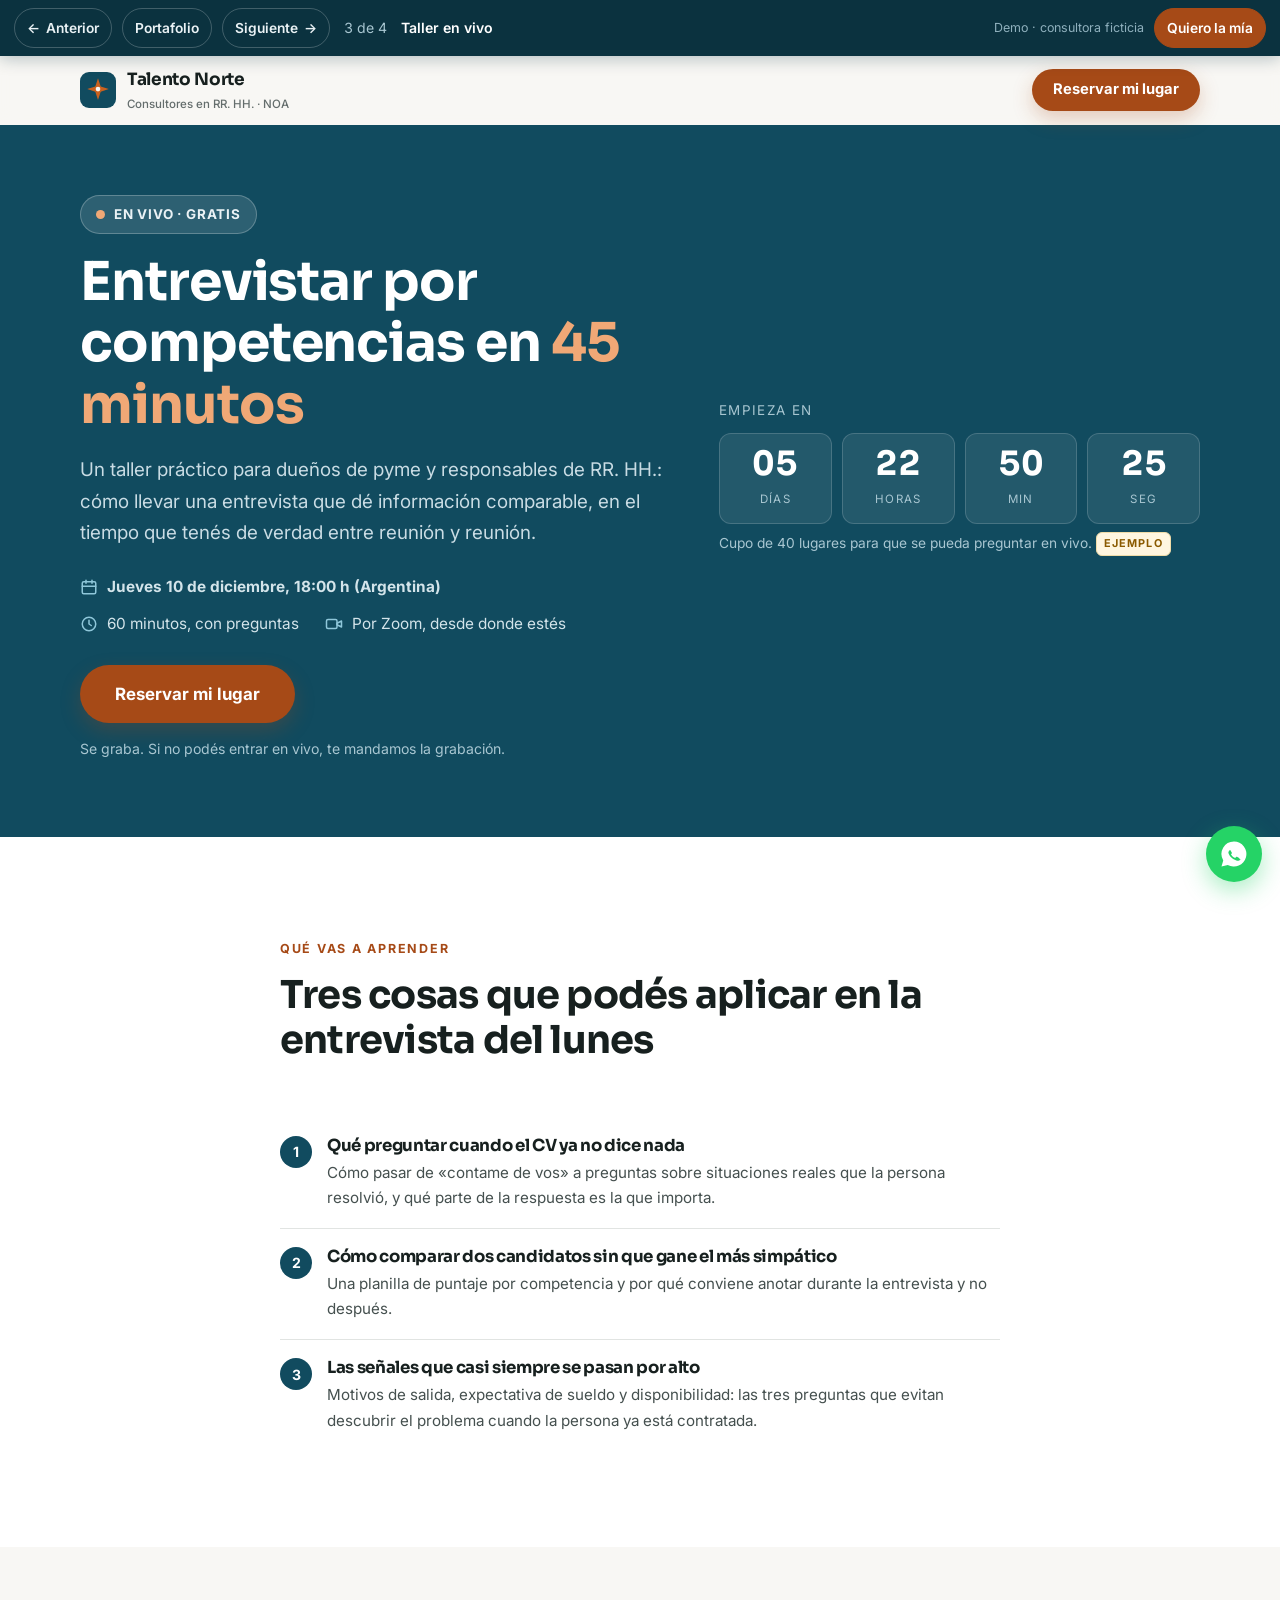
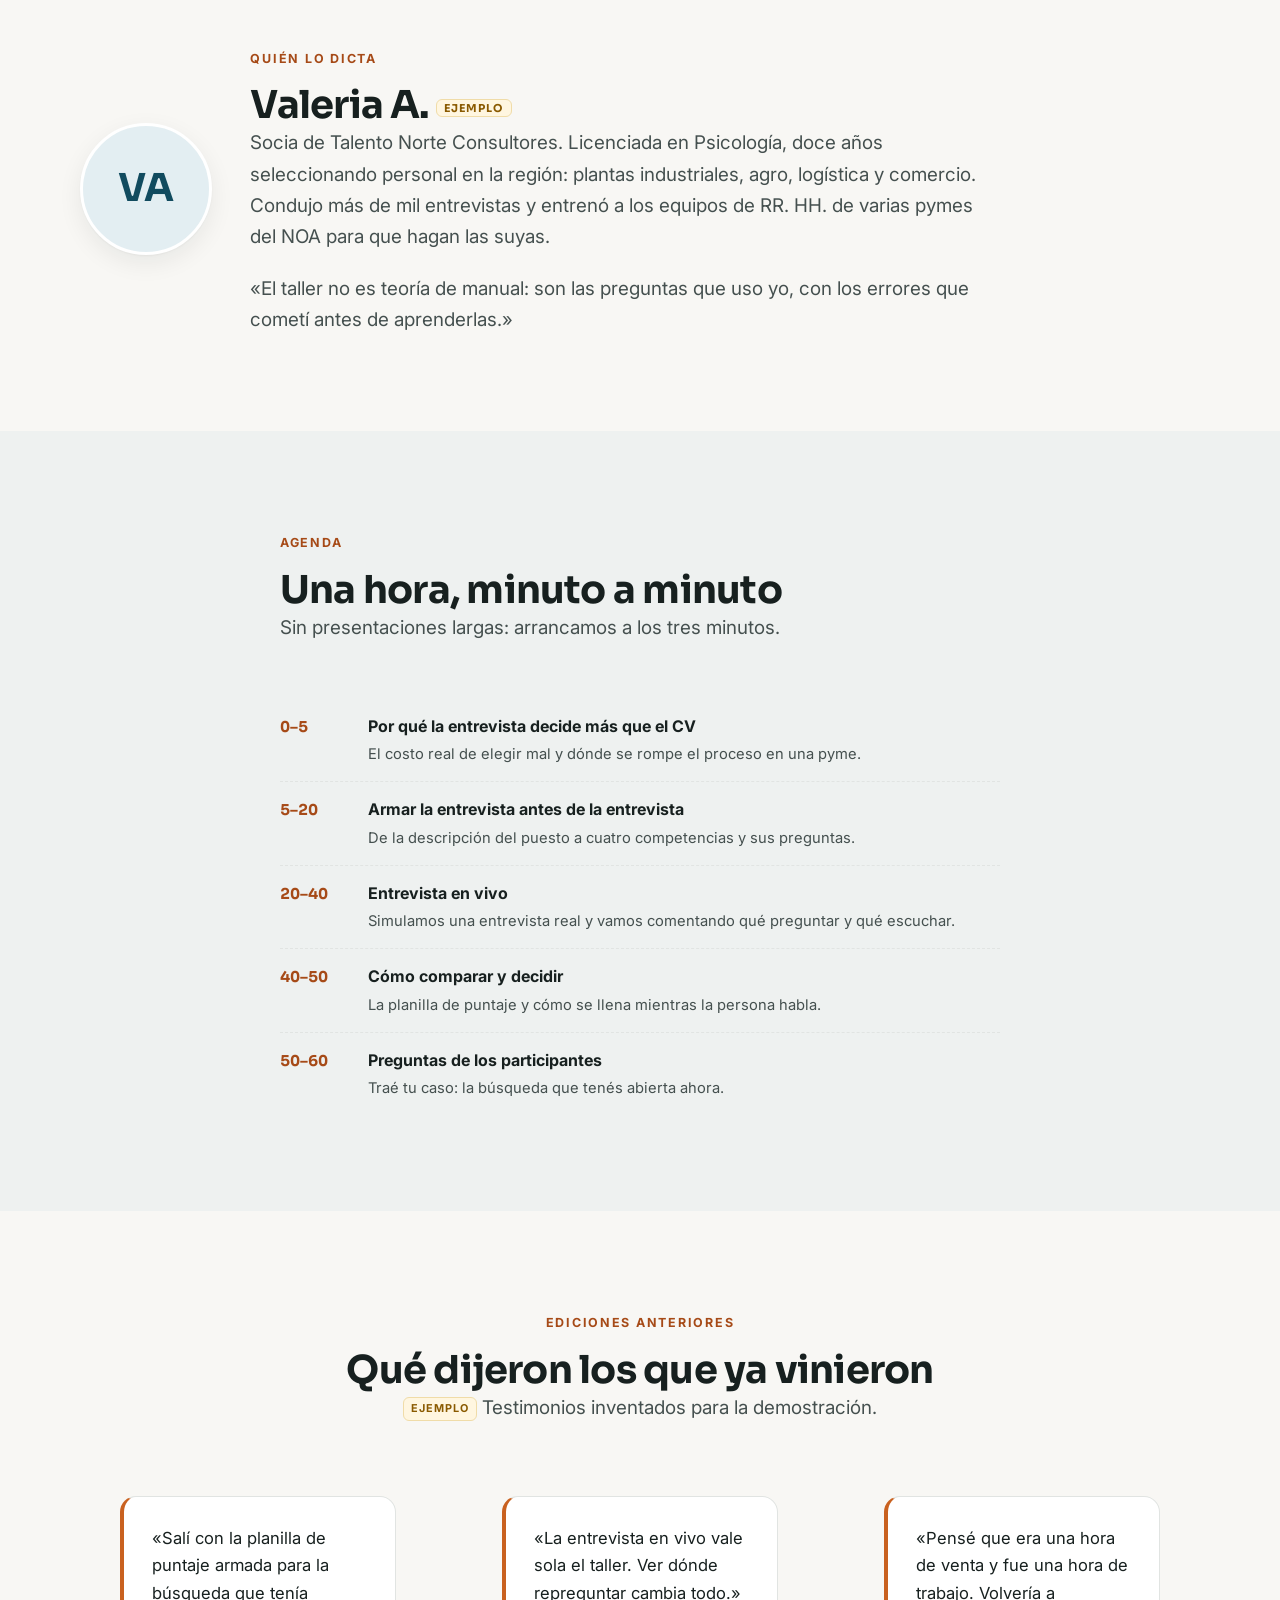
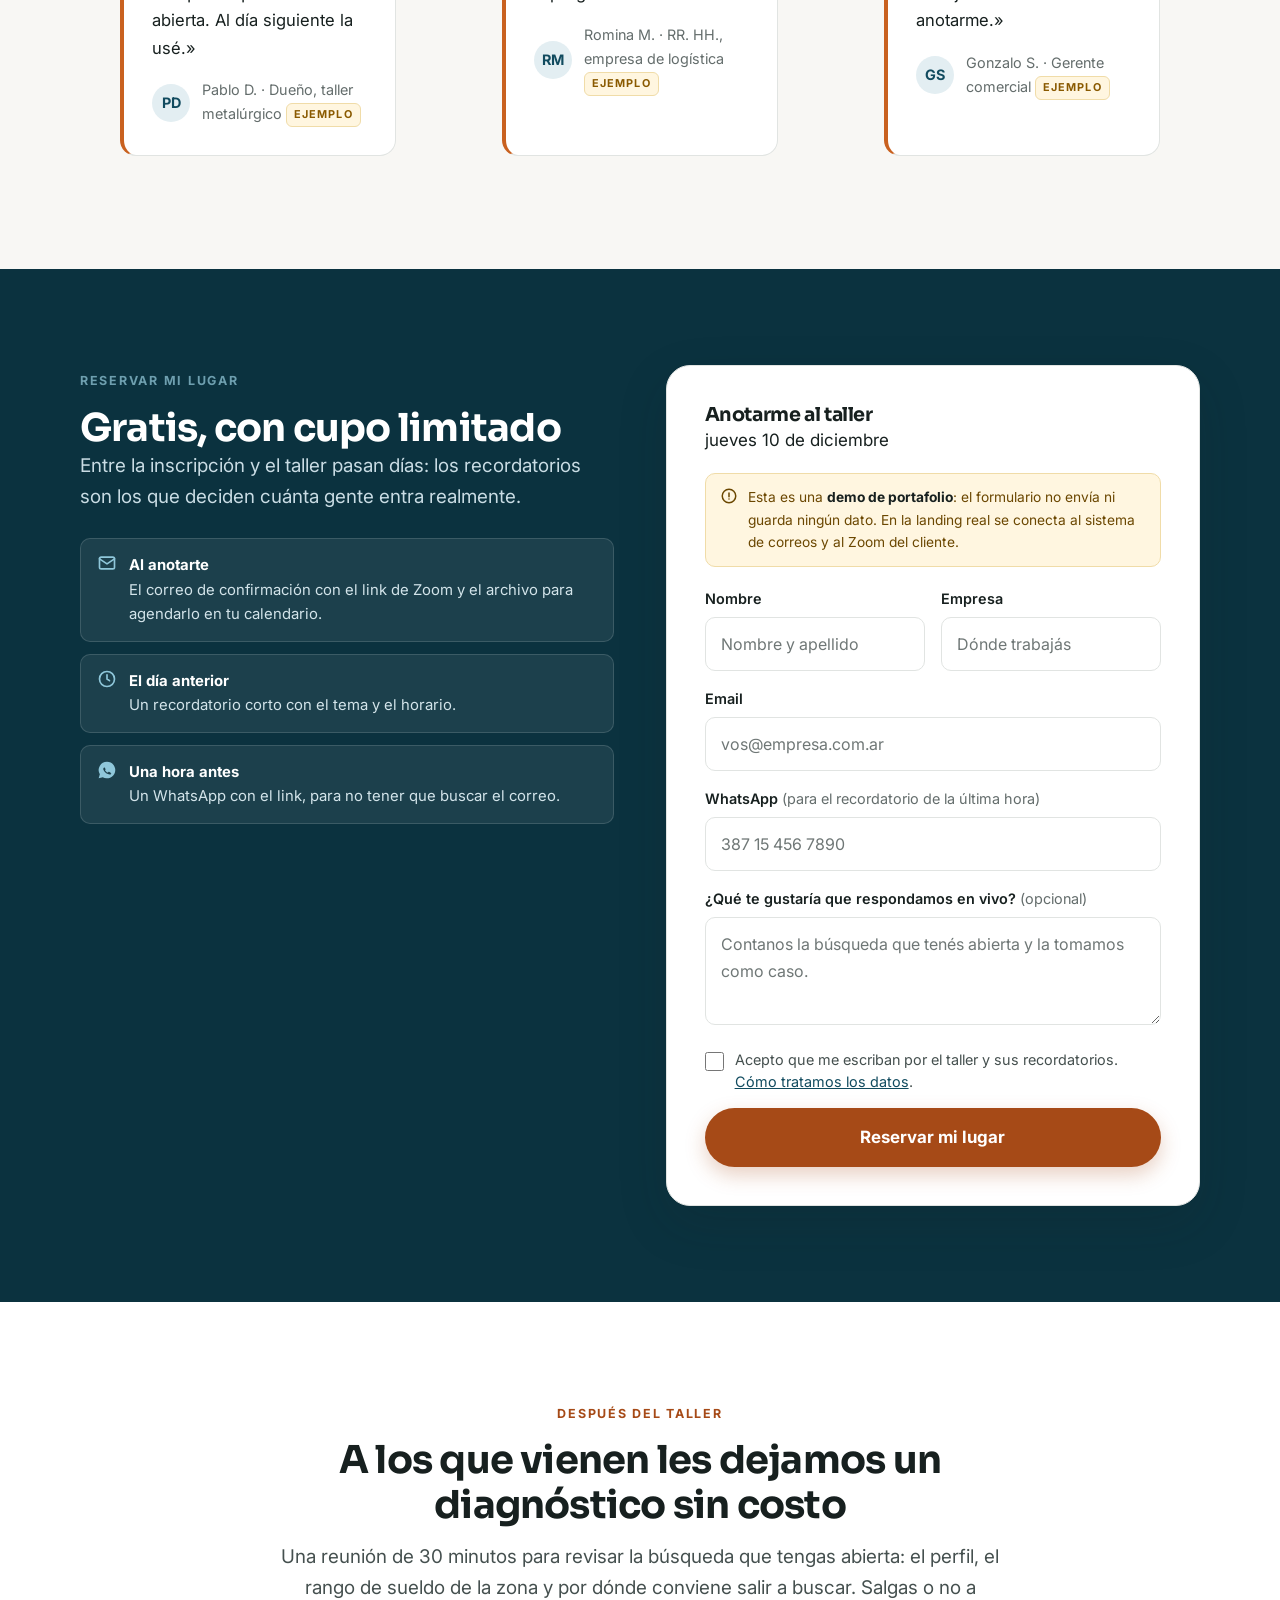
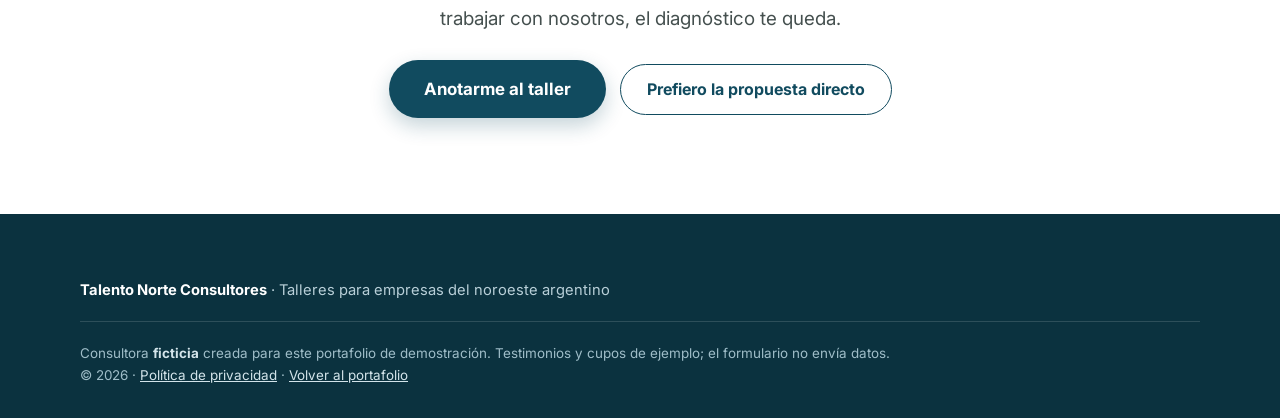
<file: landings/03-taller-webinar/index.html>
<!DOCTYPE html>
<html lang="es-AR">
<head>
<meta charset="utf-8">
<meta name="viewport" content="width=device-width, initial-scale=1">

<!-- ============================================================================
     LANDING 3 de 4 — TALLER EN VIVO (empresas · etapa de consideración)
     Objetivo: que responsables de RR. HH. y dueños reserven su lugar.
     Métrica: registrados, asistentes y reuniones que salen del taller.
     ---------------------------------------------------------------------------
     La fecha y la cuenta regresiva las calcula demo.js: siempre el próximo
     jueves a las 18:00. Una demo con fecha vencida se ve peor que no tener demo.
     En la landing real se reemplaza proximoJueves() por la fecha verdadera.
     ============================================================================ -->

<title>Taller gratuito: entrevistar por competencias en 45 minutos</title>
<meta name="description" content="Taller en vivo y gratuito para dueños y responsables de RR. HH. del NOA: cómo entrevistar por competencias en 45 minutos y decidir con criterio comparable.">
<meta name="robots" content="noindex, follow">
<link rel="canonical" href="https://mind-trade-profit.github.io/Landing_proyecto/landings/03-taller-webinar/">

<meta property="og:type" content="website">
<meta property="og:locale" content="es_AR">
<meta property="og:site_name" content="Talento Norte Consultores">
<meta property="og:title" content="Taller gratuito: entrevistar por competencias en 45 minutos">
<meta property="og:description" content="En vivo, por Zoom. Para dueños de pyme y responsables de RR. HH. del noroeste argentino.">
<meta property="og:image" content="https://mind-trade-profit.github.io/Landing_proyecto/assets/img/og-03.png">
<meta property="og:image:width" content="1200">
<meta property="og:image:height" content="630">
<meta property="og:image:alt" content="Taller: entrevistar por competencias en 45 minutos">
<meta name="twitter:card" content="summary_large_image">

<link rel="icon" href="data:image/svg+xml,%3Csvg xmlns='http://www.w3.org/2000/svg' viewBox='0 0 40 40'%3E%3Crect width='40' height='40' rx='10' fill='%23114B5F'/%3E%3Cpath d='M20 7 23 16 32 19 23 22 20 31 17 22 8 19 17 16Z' fill='%23C9611F'/%3E%3C/svg%3E">

<script>document.documentElement.className += ' js';</script>

<link rel="preconnect" href="https://fonts.googleapis.com">
<link rel="preconnect" href="https://fonts.gstatic.com" crossorigin>
<link href="https://fonts.googleapis.com/css2?family=Sora:wght@600;700&family=Inter:wght@400;500;600;700&display=swap" rel="stylesheet">

<link rel="stylesheet" href="../../assets/css/base.css">

<!-- ============================================================================
     DATOS DE CONTACTO — ⚠️ ES LO ÚNICO QUE HAY QUE TOCAR PARA CAMBIAR DE CLIENTE.
     WhatsApp con código de país y SIN +, espacios ni guiones:
       Argentina: 54 + 9 + código de área sin 0 + número sin 15
       (0387) 15-456-7890  ->  5493874567890

     En el portafolio este número es el de Julián, no el de la consultora
     ficticia: si una consultora toca WhatsApp mientras mira la demo, cae en un
     chat de verdad y no en un número que no existe. El mensaje dice de qué
     landing viene. En la landing del cliente se pone SU número y SU mensaje.
     ============================================================================ -->
<script>
const CONFIG = {
  whatsapp:        '5491123569119',
  mensajeWhatsApp: 'Hola Julián! Estoy viendo la demo de la landing del taller y quiero una para mi consultora.',
  telefono:        '+543870000000',
  email:           'talleres@talentonorte.com.ar'
};
</script>

<style>
/* --- 1. PORTADA OSCURA — un taller en vivo se anuncia, no se explica ----- */
.portada{
  background:var(--brand); color:#EAF2F5;
  padding:clamp(40px,5.5vw,80px) 0 clamp(44px,6vw,86px);
}
.portada-grilla{ display:grid; gap:clamp(32px,4vw,56px); align-items:center; grid-template-columns:1fr; }
@media (min-width:980px){ .portada-grilla{ grid-template-columns:1.1fr .9fr; } }
.portada h1{ color:#fff; margin-bottom:18px; }
.portada h1 em{ font-style:normal; color:#F0A876; }
.portada .lead{ color:#C9DCE4; margin-bottom:26px; }
.envivo{
  display:inline-flex; align-items:center; gap:9px; margin-bottom:18px;
  background:rgba(255,255,255,.12); border:1px solid rgba(255,255,255,.24);
  border-radius:999px; padding:7px 15px; font-size:.84rem; font-weight:700;
  letter-spacing:.06em; text-transform:uppercase;
}
.envivo .punto{
  width:9px; height:9px; border-radius:50%; background:#F0A876;
  box-shadow:0 0 0 0 rgba(240,168,118,.7); animation:latir 2s infinite;
}
@keyframes latir{
  70%{ box-shadow:0 0 0 9px rgba(240,168,118,0); }
  100%{ box-shadow:0 0 0 0 rgba(240,168,118,0); }
}
.datos-taller{ display:flex; flex-wrap:wrap; gap:12px 26px; margin-bottom:28px; font-size:.96rem; }
.datos-taller span{ display:inline-flex; align-items:center; gap:9px; color:#D3E4EA; }
.datos-taller svg{ width:18px; height:18px; color:#8FC7DA; flex:none; }

/* --- 2. CUENTA REGRESIVA ------------------------------------------------- */
.reloj{ display:flex; gap:10px; margin-bottom:8px; }
.reloj div{
  flex:1; text-align:center; background:rgba(255,255,255,.08);
  border:1px solid rgba(255,255,255,.16); border-radius:12px; padding:12px 6px;
}
.reloj b{
  display:block; font-family:var(--font-title); font-size:clamp(1.5rem,3.4vw,2.1rem);
  line-height:1.1; color:#fff; font-variant-numeric:tabular-nums;
}
.reloj span{ font-size:.72rem; letter-spacing:.1em; text-transform:uppercase; color:#A8C6D1; }
.cupos{ font-size:.86rem; color:#A8C6D1; }

/* --- 3. QUÉ VAS A APRENDER ---------------------------------------------- */
.aprender li{
  display:flex; gap:15px; align-items:flex-start; padding:18px 0;
  border-bottom:1px solid var(--line);
}
.aprender li:last-child{ border-bottom:0; }
.aprender .marca-n{
  flex:none; width:32px; height:32px; border-radius:50%;
  background:var(--brand); color:#fff; display:grid; place-items:center;
  font-weight:700; font-size:.88rem;
}
.aprender h3{ font-size:1.04rem; margin-bottom:5px; }
.aprender p{ color:var(--ink-soft); font-size:.95rem; margin:0; }

/* --- 4. QUIÉN LO DICTA --------------------------------------------------- */
.docente{ display:grid; gap:clamp(22px,3vw,40px); grid-template-columns:1fr; align-items:center; }
@media (min-width:820px){ .docente{ grid-template-columns:auto 1fr; } }
.docente .avatar{
  width:132px; height:132px; border-radius:50%; margin-inline:auto;
  background:var(--brand-100); color:var(--brand);
  display:grid; place-items:center;
  font-family:var(--font-title); font-size:2.4rem; font-weight:700;
  border:3px solid var(--surface); box-shadow:var(--shadow);
}

/* --- 5. AGENDA ----------------------------------------------------------- */
.agenda li{
  display:grid; grid-template-columns:70px 1fr; gap:18px; align-items:baseline;
  padding:14px 0; border-bottom:1px dashed var(--line);
}
.agenda li:last-child{ border-bottom:0; }
.agenda .min{
  font-family:var(--font-title); font-weight:700; color:var(--accent); font-size:.94rem;
  font-variant-numeric:tabular-nums;
}
.agenda b{ display:block; font-size:1rem; }
.agenda small{ color:var(--ink-soft); font-size:.92rem; }

/* --- 6. REGISTRO --------------------------------------------------------- */
.registro{ background:var(--brand-700); }
.registro-grilla{ display:grid; gap:clamp(28px,4vw,52px); grid-template-columns:1fr; align-items:start; }
@media (min-width:980px){ .registro-grilla{ grid-template-columns:1fr 1fr; } }
.recordatorio{
  display:flex; gap:12px; align-items:flex-start; padding:14px 16px; margin-bottom:12px;
  background:rgba(255,255,255,.07); border:1px solid rgba(255,255,255,.14);
  border-radius:var(--radius-sm); font-size:.93rem; color:#D3E4EA;
}
.recordatorio svg{ width:20px; height:20px; flex:none; color:#8FC7DA; }
.recordatorio b{ color:#fff; display:block; }
</style>
</head>

<body>
<a class="salto-contenido" href="#contenido">Saltar al contenido</a>

<header class="cabecera">
  <div class="wrap">
    <span class="marca">
      <img src="../../assets/img/logo-talento-norte.svg" alt="" aria-hidden="true">
      <span>Talento Norte<small>Consultores en RR. HH. · NOA</small></span>
    </span>
    <a class="btn btn-primario" href="#reservar">Reservar mi lugar</a>
  </div>
</header>

<main id="contenido">

<!-- ============================================================================
     1. PORTADA — título, fecha, cuenta regresiva y la acción
     ============================================================================ -->
<section class="portada">
  <div class="wrap portada-grilla">
    <div>
      <span class="envivo"><span class="punto" aria-hidden="true"></span> En vivo · Gratis</span>
      <h1>Entrevistar por competencias en <em>45 minutos</em></h1>
      <p class="lead">Un taller práctico para dueños de pyme y responsables de RR. HH.: cómo llevar
        una entrevista que dé información comparable, en el tiempo que tenés de verdad entre
        reunión y reunión.</p>

      <div class="datos-taller">
        <span>
          <svg viewBox="0 0 24 24" fill="none" stroke="currentColor" stroke-width="2" stroke-linecap="round" stroke-linejoin="round" aria-hidden="true"><rect x="3" y="5" width="18" height="16" rx="2"/><path d="M8 3v4m8-4v4M3 11h18"/></svg>
          <b data-fecha-taller>Próximo jueves, 18:00 h</b>
        </span>
        <span>
          <svg viewBox="0 0 24 24" fill="none" stroke="currentColor" stroke-width="2" stroke-linecap="round" stroke-linejoin="round" aria-hidden="true"><circle cx="12" cy="12" r="9"/><path d="M12 7v5l3 2"/></svg>
          60 minutos, con preguntas
        </span>
        <span>
          <svg viewBox="0 0 24 24" fill="none" stroke="currentColor" stroke-width="2" stroke-linecap="round" stroke-linejoin="round" aria-hidden="true"><rect x="2" y="6" width="14" height="12" rx="2"/><path d="m16 11 6-3v8l-6-3Z"/></svg>
          Por Zoom, desde donde estés
        </span>
      </div>

      <div class="acciones">
        <a class="btn btn-primario btn-grande" href="#reservar">Reservar mi lugar</a>
      </div>
      <p class="bajo-btn" style="color:#A8C6D1">Se graba. Si no podés entrar en vivo, te mandamos la grabación.</p>
    </div>

    <!-- Cuenta regresiva: le pone fecha límite a una decisión que no tiene urgencia propia -->
    <div>
      <p style="font-size:.84rem;letter-spacing:.1em;text-transform:uppercase;color:#A8C6D1;margin-bottom:12px">
        Empieza en
      </p>
      <div class="reloj" data-cuenta role="timer" aria-label="Tiempo que falta para el taller">
        <div><b data-u="dias">00</b><span>días</span></div>
        <div><b data-u="horas">00</b><span>horas</span></div>
        <div><b data-u="min">00</b><span>min</span></div>
        <div><b data-u="seg">00</b><span>seg</span></div>
      </div>
      <p class="cupos">Cupo de 40 lugares para que se pueda preguntar en vivo.
        <span class="rotulo-ejemplo">Ejemplo</span></p>
    </div>
  </div>
</section>

<!-- ============================================================================
     2. QUÉ VAS A APRENDER — tres puntos, no diez
     ============================================================================ -->
<section class="seccion seccion-clara">
  <div class="wrap wrap-angosto">
    <div class="encabezado-seccion">
      <span class="eyebrow">Qué vas a aprender</span>
      <h2>Tres cosas que podés aplicar en la entrevista del lunes</h2>
    </div>

    <ul class="aprender">
      <li class="reveal">
        <span class="marca-n" aria-hidden="true">1</span>
        <div>
          <h3>Qué preguntar cuando el CV ya no dice nada</h3>
          <p>Cómo pasar de «contame de vos» a preguntas sobre situaciones reales que la persona
            resolvió, y qué parte de la respuesta es la que importa.</p>
        </div>
      </li>
      <li class="reveal">
        <span class="marca-n" aria-hidden="true">2</span>
        <div>
          <h3>Cómo comparar dos candidatos sin que gane el más simpático</h3>
          <p>Una planilla de puntaje por competencia y por qué conviene anotar durante la
            entrevista y no después.</p>
        </div>
      </li>
      <li class="reveal">
        <span class="marca-n" aria-hidden="true">3</span>
        <div>
          <h3>Las señales que casi siempre se pasan por alto</h3>
          <p>Motivos de salida, expectativa de sueldo y disponibilidad: las tres preguntas que
            evitan descubrir el problema cuando la persona ya está contratada.</p>
        </div>
      </li>
    </ul>
  </div>
</section>

<!-- ============================================================================
     3. QUIÉN LO DICTA
        En la demo no usamos fotos de personas reales con nombres inventados:
        va un avatar con iniciales. En la landing del cliente va su foto.
     ============================================================================ -->
<section class="seccion">
  <div class="wrap docente">
    <div class="avatar" aria-hidden="true">VA</div>
    <div>
      <span class="eyebrow">Quién lo dicta</span>
      <h2>Valeria A. <span class="rotulo-ejemplo">Ejemplo</span></h2>
      <p class="lead">Socia de Talento Norte Consultores. Licenciada en Psicología, doce años
        seleccionando personal en la región: plantas industriales, agro, logística y comercio.
        Condujo más de mil entrevistas y entrenó a los equipos de RR. HH. de varias pymes del NOA
        para que hagan las suyas.</p>
      <p class="lead" style="margin-top:12px">«El taller no es teoría de manual: son las preguntas
        que uso yo, con los errores que cometí antes de aprenderlas.»</p>
    </div>
  </div>
</section>

<!-- ============================================================================
     4. AGENDA DEL ENCUENTRO
     ============================================================================ -->
<section class="seccion seccion-alt">
  <div class="wrap wrap-angosto">
    <div class="encabezado-seccion">
      <span class="eyebrow">Agenda</span>
      <h2>Una hora, minuto a minuto</h2>
      <p class="lead">Sin presentaciones largas: arrancamos a los tres minutos.</p>
    </div>

    <ul class="agenda">
      <li><span class="min">0–5</span><span><b>Por qué la entrevista decide más que el CV</b>
        <small>El costo real de elegir mal y dónde se rompe el proceso en una pyme.</small></span></li>
      <li><span class="min">5–20</span><span><b>Armar la entrevista antes de la entrevista</b>
        <small>De la descripción del puesto a cuatro competencias y sus preguntas.</small></span></li>
      <li><span class="min">20–40</span><span><b>Entrevista en vivo</b>
        <small>Simulamos una entrevista real y vamos comentando qué preguntar y qué escuchar.</small></span></li>
      <li><span class="min">40–50</span><span><b>Cómo comparar y decidir</b>
        <small>La planilla de puntaje y cómo se llena mientras la persona habla.</small></span></li>
      <li><span class="min">50–60</span><span><b>Preguntas de los participantes</b>
        <small>Traé tu caso: la búsqueda que tenés abierta ahora.</small></span></li>
    </ul>
  </div>
</section>

<!-- ============================================================================
     5. TESTIMONIOS DE TALLERES ANTERIORES (rotulados como ejemplo)
     ============================================================================ -->
<section class="seccion">
  <div class="wrap">
    <div class="encabezado-seccion centrado">
      <span class="eyebrow">Ediciones anteriores</span>
      <h2>Qué dijeron los que ya vinieron</h2>
      <p class="lead"><span class="rotulo-ejemplo">Ejemplo</span> Testimonios inventados para la demostración.</p>
    </div>

    <div class="grilla grilla-3">
      <figure class="testimonio reveal">
        <blockquote>«Salí con la planilla de puntaje armada para la búsqueda que tenía abierta.
          Al día siguiente la usé.»</blockquote>
        <footer><span class="inicial" aria-hidden="true">PD</span>
          <span>Pablo D. · Dueño, taller metalúrgico <span class="rotulo-ejemplo">Ejemplo</span></span></footer>
      </figure>
      <figure class="testimonio reveal">
        <blockquote>«La entrevista en vivo vale sola el taller. Ver dónde repreguntar cambia
          todo.»</blockquote>
        <footer><span class="inicial" aria-hidden="true">RM</span>
          <span>Romina M. · RR. HH., empresa de logística <span class="rotulo-ejemplo">Ejemplo</span></span></footer>
      </figure>
      <figure class="testimonio reveal">
        <blockquote>«Pensé que era una hora de venta y fue una hora de trabajo. Volvería a
          anotarme.»</blockquote>
        <footer><span class="inicial" aria-hidden="true">GS</span>
          <span>Gonzalo S. · Gerente comercial <span class="rotulo-ejemplo">Ejemplo</span></span></footer>
      </figure>
    </div>
  </div>
</section>

<!-- ============================================================================
     6. REGISTRO — con los recordatorios, que son los que llenan la sala
     ============================================================================ -->
<section class="seccion seccion-oscura registro" id="reservar">
  <div class="wrap registro-grilla">
    <div>
      <span class="eyebrow">Reservar mi lugar</span>
      <h2>Gratis, con cupo limitado</h2>
      <p class="lead">Entre la inscripción y el taller pasan días: los recordatorios son los que
        deciden cuánta gente entra realmente.</p>

      <div style="margin-top:26px">
        <div class="recordatorio">
          <svg viewBox="0 0 24 24" fill="none" stroke="currentColor" stroke-width="2" stroke-linecap="round" stroke-linejoin="round" aria-hidden="true"><rect x="3" y="5" width="18" height="14" rx="2"/><path d="m3 7 9 6 9-6"/></svg>
          <span><b>Al anotarte</b>El correo de confirmación con el link de Zoom y el archivo para
            agendarlo en tu calendario.</span>
        </div>
        <div class="recordatorio">
          <svg viewBox="0 0 24 24" fill="none" stroke="currentColor" stroke-width="2" stroke-linecap="round" stroke-linejoin="round" aria-hidden="true"><circle cx="12" cy="12" r="9"/><path d="M12 7v5l3 2"/></svg>
          <span><b>El día anterior</b>Un recordatorio corto con el tema y el horario.</span>
        </div>
        <div class="recordatorio">
          <svg viewBox="0 0 24 24" fill="currentColor" aria-hidden="true"><path d="M12 2a10 10 0 0 0-8.6 15.1L2 22l5-1.3A10 10 0 1 0 12 2Zm5.3 14.1c-.2.6-1.2 1.2-1.7 1.2-.5.1-1 .1-1.7-.1a11 11 0 0 1-4.5-2.9 9 9 0 0 1-1.8-3c-.2-.6 0-1.2.3-1.6l.6-.7c.2-.2.5-.2.7.1l1 1.7c.1.3.1.5 0 .7l-.4.5c-.2.2-.2.4 0 .6.4.7 1.6 2 2.7 2.4.3.1.5.1.7-.1l.5-.6c.2-.2.4-.2.7-.1l1.7.9c.3.1.4.5.2.9Z"/></svg>
          <span><b>Una hora antes</b>Un WhatsApp con el link, para no tener que buscar el correo.</span>
        </div>
      </div>
    </div>

    <div class="caja-form">
      <h3>Anotarme al taller</h3>
      <p class="intro" data-fecha-taller="corta">Próximo jueves</p>

      <p class="aviso-demo">
        <svg viewBox="0 0 24 24" fill="none" stroke="currentColor" stroke-width="2" stroke-linecap="round" aria-hidden="true"><circle cx="12" cy="12" r="9"/><path d="M12 8v5m0 3h.01"/></svg>
        <span>Esta es una <strong>demo de portafolio</strong>: el formulario no envía ni guarda
          ningún dato. En la landing real se conecta al sistema de correos y al Zoom del cliente.</span>
      </p>

      <form data-demo novalidate>
        <div class="campos">
          <div class="campos campos-2">
            <label class="campo">
              <span>Nombre</span>
              <input type="text" name="nombre" autocomplete="name" required placeholder="Nombre y apellido">
            </label>
            <label class="campo">
              <span>Empresa</span>
              <input type="text" name="empresa" autocomplete="organization" required placeholder="Dónde trabajás">
            </label>
          </div>
          <label class="campo">
            <span>Email</span>
            <input type="email" name="email" autocomplete="email" required placeholder="vos@empresa.com.ar">
          </label>
          <label class="campo">
            <span>WhatsApp <span class="opcional">(para el recordatorio de la última hora)</span></span>
            <input type="tel" name="telefono" autocomplete="tel" placeholder="387 15 456 7890">
          </label>
          <label class="campo">
            <span>¿Qué te gustaría que respondamos en vivo? <span class="opcional">(opcional)</span></span>
            <textarea name="pregunta" placeholder="Contanos la búsqueda que tenés abierta y la tomamos como caso."></textarea>
          </label>

          <label class="consentimiento">
            <input type="checkbox" name="acepto" required>
            <span>Acepto que me escriban por el taller y sus recordatorios.
              <a href="../../legal/politica-privacidad.html">Cómo tratamos los datos</a>.</span>
          </label>

          <button class="btn btn-primario btn-ancho btn-grande" type="submit">Reservar mi lugar</button>
        </div>

        <p class="form-ok">
          <b>Listo: así se ve la confirmación.</b><br>
          En la landing real, acá llega el correo con el link de Zoom y el taller queda agendado
          en el calendario de la persona.
        </p>
      </form>
    </div>
  </div>
</section>

<!-- ============================================================================
     7. AL FINAL DEL TALLER — la oferta que convierte asistentes en reuniones
     ============================================================================ -->
<section class="seccion seccion-clara centrado">
  <div class="wrap wrap-angosto">
    <span class="eyebrow">Después del taller</span>
    <h2>A los que vienen les dejamos un diagnóstico sin costo</h2>
    <p class="lead" style="margin-inline:auto;margin-top:14px">Una reunión de 30 minutos para
      revisar la búsqueda que tengas abierta: el perfil, el rango de sueldo de la zona y por dónde
      conviene salir a buscar. Salgas o no a trabajar con nosotros, el diagnóstico te queda.</p>
    <div class="acciones acciones-centro" style="margin-top:26px">
      <a class="btn btn-marca btn-grande" href="#reservar">Anotarme al taller</a>
      <a class="btn btn-secundario" href="../01-pedido-propuesta/#contacto">Prefiero la propuesta directo</a>
    </div>
  </div>
</section>

</main>

<footer class="pie">
  <div class="wrap">
    <p style="margin-bottom:10px"><strong style="color:#fff">Talento Norte Consultores</strong> ·
      Talleres para empresas del noroeste argentino</p>
    <p class="legal" style="margin-top:18px">
      Consultora <strong style="color:#D3E4EA">ficticia</strong> creada para este portafolio de
      demostración. Testimonios y cupos de ejemplo; el formulario no envía datos.
      <br>© <span data-anio>2026</span> ·
      <a href="../../legal/politica-privacidad.html">Política de privacidad</a> ·
      <a href="../../index.html">Volver al portafolio</a>
    </p>
  </div>
</footer>

<a class="wa-flotante" data-wa href="#" aria-label="Escribir por WhatsApp">
  <svg viewBox="0 0 24 24" fill="currentColor" aria-hidden="true"><path d="M12 2a10 10 0 0 0-8.6 15.1L2 22l5-1.3A10 10 0 1 0 12 2Zm5.3 14.1c-.2.6-1.2 1.2-1.7 1.2-.5.1-1 .1-1.7-.1a11 11 0 0 1-4.5-2.9 9 9 0 0 1-1.8-3c-.2-.6 0-1.2.3-1.6l.6-.7c.2-.2.5-.2.7.1l1 1.7c.1.3.1.5 0 .7l-.4.5c-.2.2-.2.4 0 .6.4.7 1.6 2 2.7 2.4.3.1.5.1.7-.1l.5-.6c.2-.2.4-.2.7-.1l1.7.9c.3.1.4.5.2.9Z"/></svg>
</a>

<div class="cta-fija">
  <a class="btn btn-primario btn-ancho" href="#reservar">Reservar mi lugar · gratis</a>
</div>

<script src="../../assets/js/demo.js" defer></script>
<script src="../../assets/js/nav.js" defer></script>
</body>
</html>
</file>
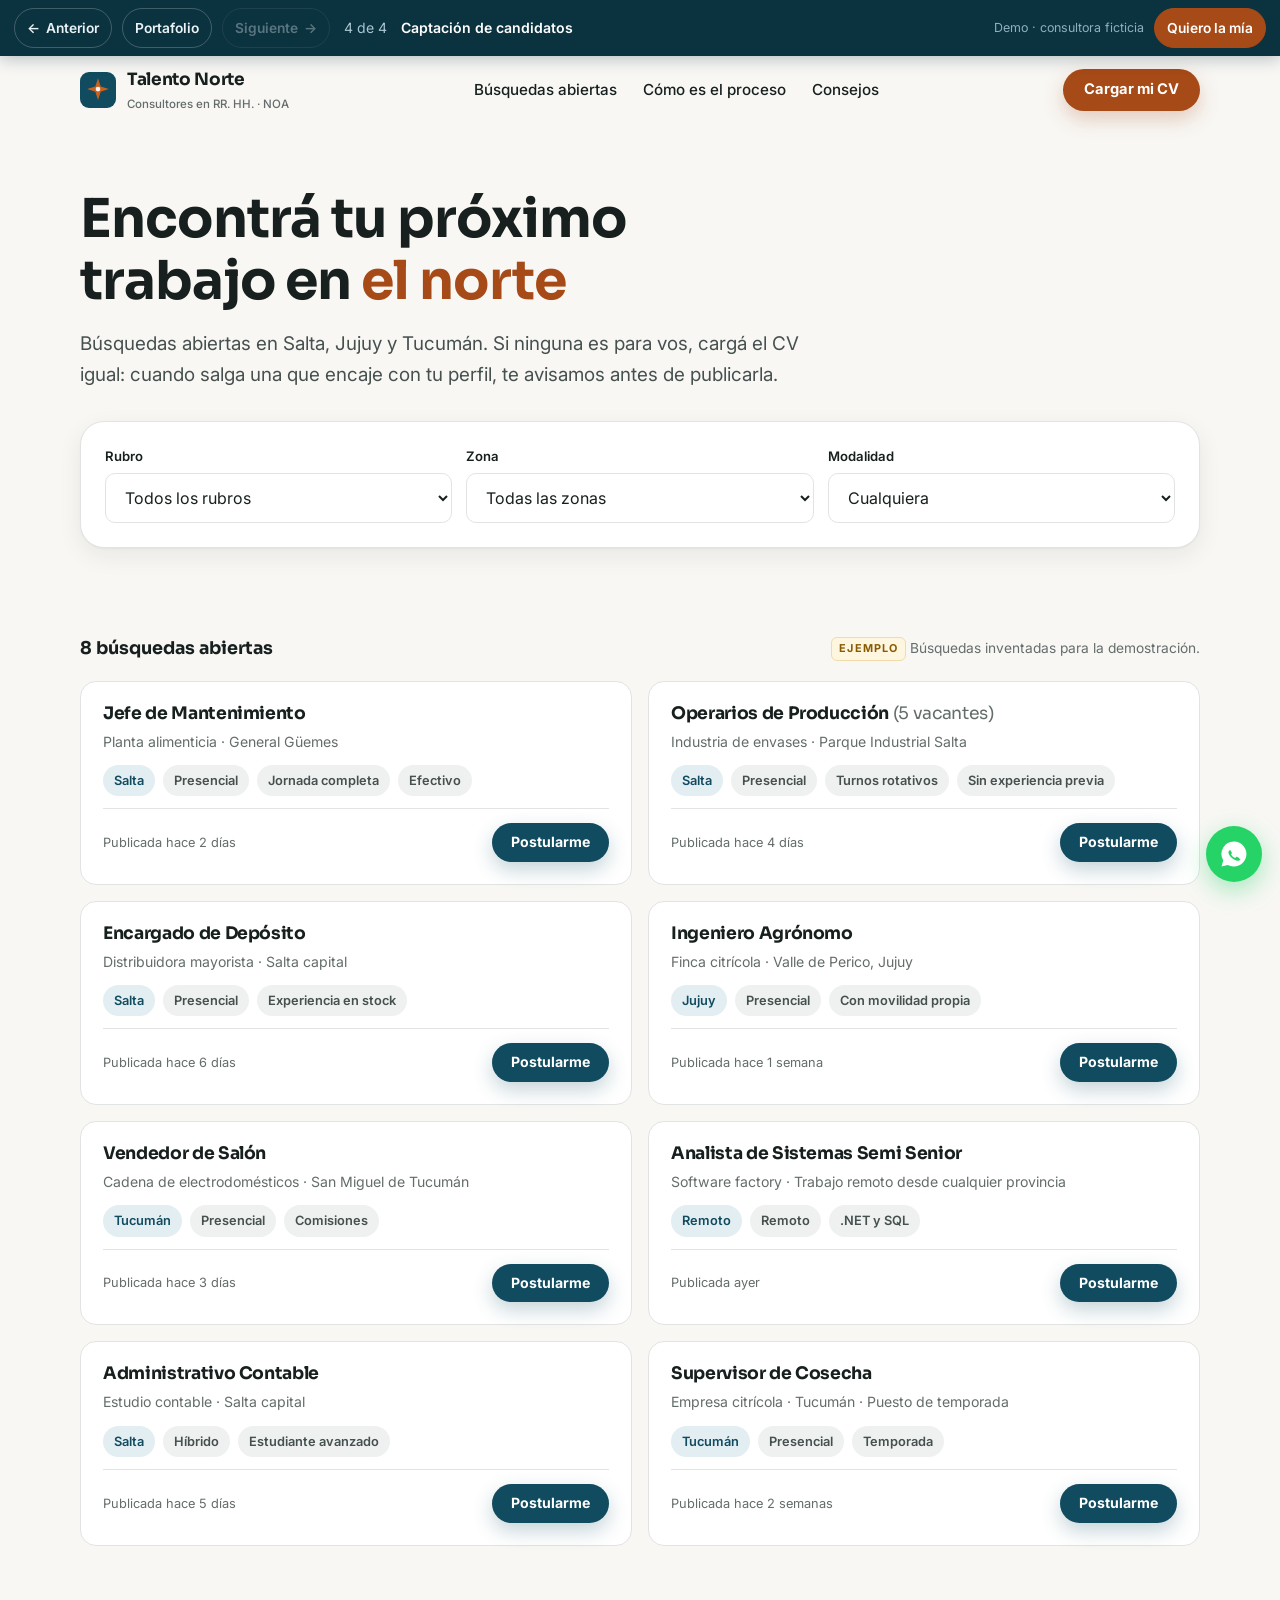
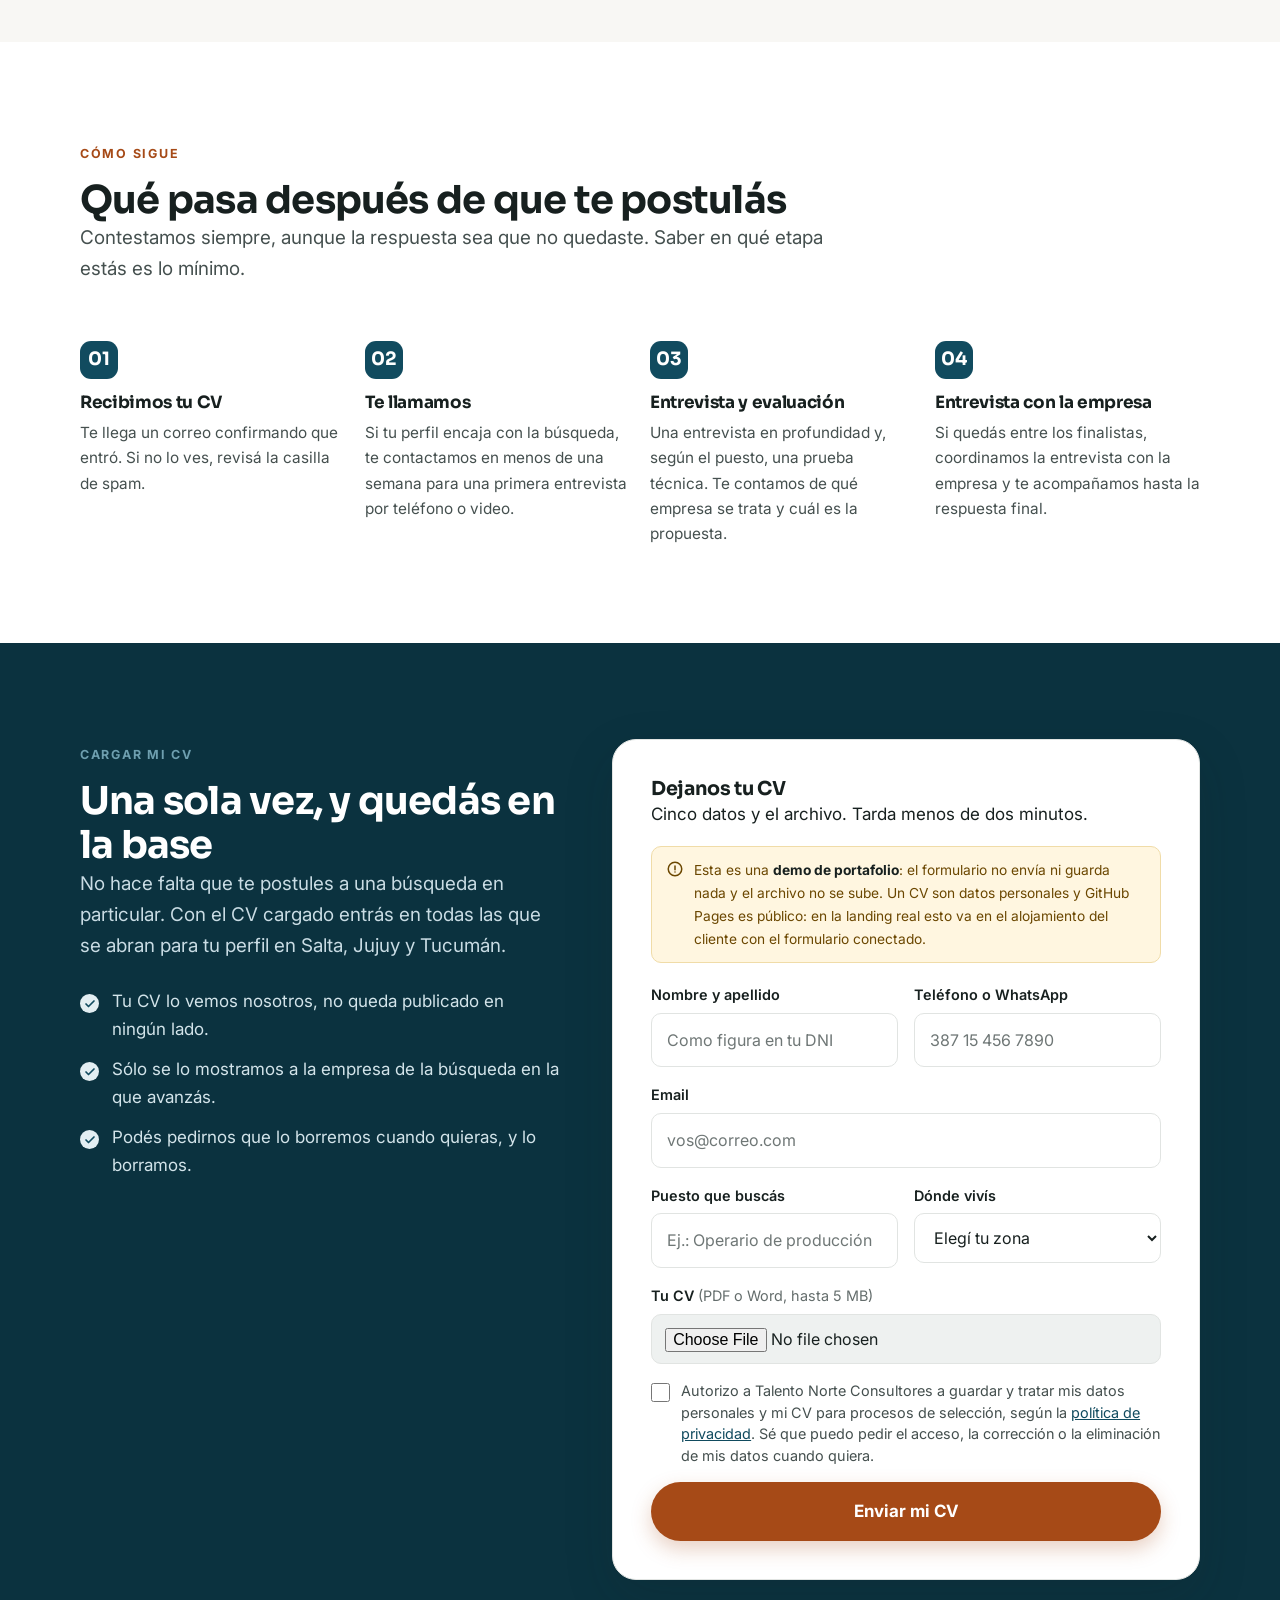
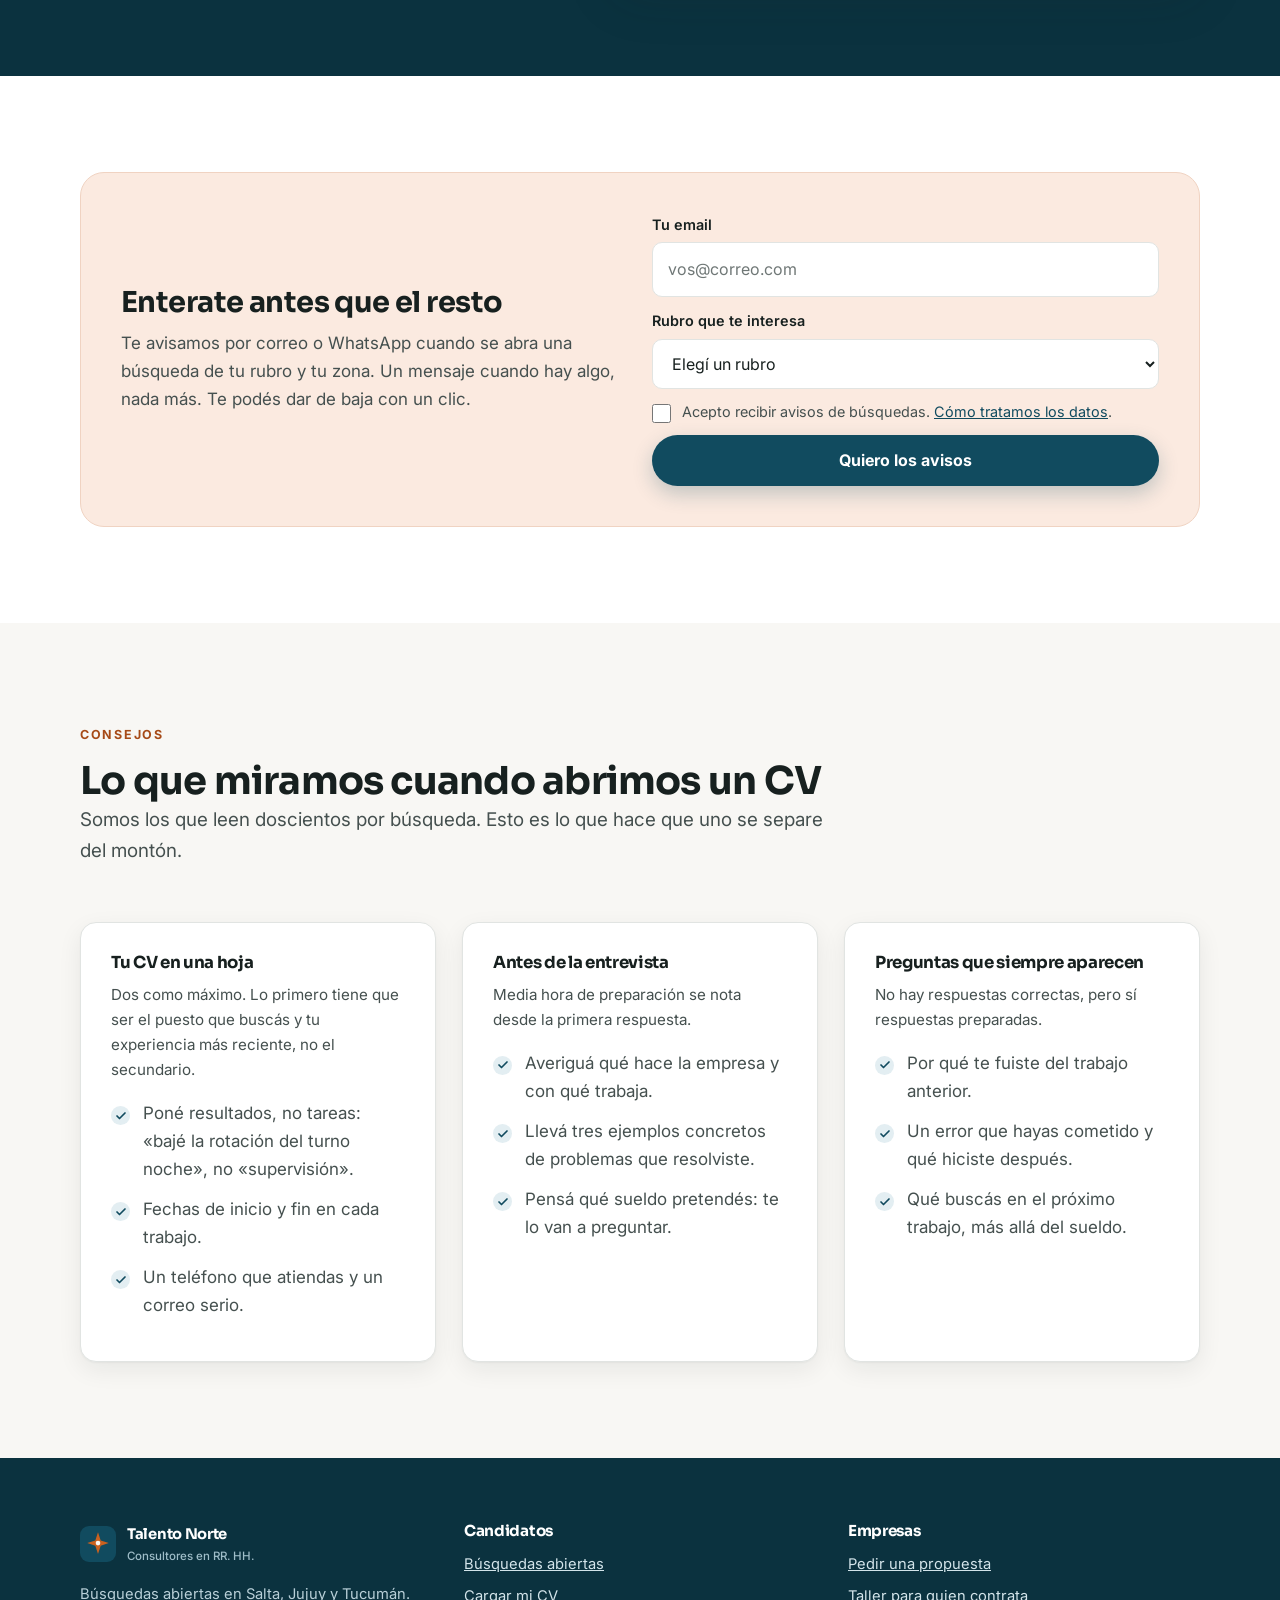
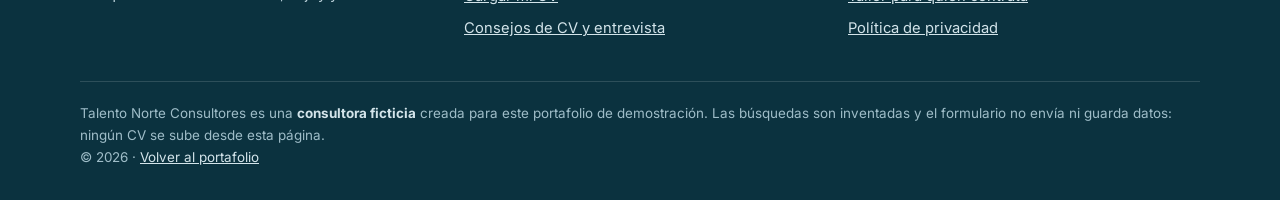
<file: landings/04-candidatos/index.html>
<!DOCTYPE html>
<html lang="es-AR">
<head>
<meta charset="utf-8">
<meta name="viewport" content="width=device-width, initial-scale=1">

<!-- ============================================================================
     LANDING 4 de 4 — CAPTACIÓN DE CANDIDATOS
     Objetivo: conseguir los CV que alimentan las búsquedas que venden las otras
     tres landings. Métrica: CV aptos por búsqueda.
     ---------------------------------------------------------------------------
     Es la única landing con obligación legal fuerte: sin casilla de
     consentimiento y link a la política de privacidad no se sube un CV.
     Ley 25.326: consentimiento libre, expreso e informado.

     Además es la única que conviene que aparezca en Google (los consejos de CV
     traen tráfico), así que en la landing real va "index, follow".
     ============================================================================ -->

<title>Trabajá en el NOA: búsquedas abiertas | Talento Norte Consultores</title>
<meta name="description" content="Búsquedas abiertas en Salta, Jujuy y Tucumán. Mirá los puestos, cargá tu CV una sola vez y recibí avisos cuando salga una búsqueda para tu perfil.">
<meta name="robots" content="noindex, follow">
<link rel="canonical" href="https://mind-trade-profit.github.io/Landing_proyecto/landings/04-candidatos/">

<meta property="og:type" content="website">
<meta property="og:locale" content="es_AR">
<meta property="og:site_name" content="Talento Norte Consultores">
<meta property="og:title" content="Búsquedas abiertas en Salta, Jujuy y Tucumán">
<meta property="og:description" content="Mirá los puestos abiertos y cargá tu CV. Te avisamos cuando salga una búsqueda para tu perfil.">
<meta property="og:image" content="https://mind-trade-profit.github.io/Landing_proyecto/assets/img/og-04.png">
<meta property="og:image:width" content="1200">
<meta property="og:image:height" content="630">
<meta property="og:image:alt" content="Encontrá tu próximo trabajo en el norte">
<meta name="twitter:card" content="summary_large_image">

<link rel="icon" href="data:image/svg+xml,%3Csvg xmlns='http://www.w3.org/2000/svg' viewBox='0 0 40 40'%3E%3Crect width='40' height='40' rx='10' fill='%23114B5F'/%3E%3Cpath d='M20 7 23 16 32 19 23 22 20 31 17 22 8 19 17 16Z' fill='%23C9611F'/%3E%3C/svg%3E">

<script>document.documentElement.className += ' js';</script>

<link rel="preconnect" href="https://fonts.googleapis.com">
<link rel="preconnect" href="https://fonts.gstatic.com" crossorigin>
<link href="https://fonts.googleapis.com/css2?family=Sora:wght@600;700&family=Inter:wght@400;500;600;700&display=swap" rel="stylesheet">

<link rel="stylesheet" href="../../assets/css/base.css">

<!-- ============================================================================
     DATOS DE CONTACTO — ⚠️ ES LO ÚNICO QUE HAY QUE TOCAR PARA CAMBIAR DE CLIENTE.
     WhatsApp con código de país y SIN +, espacios ni guiones:
       Argentina: 54 + 9 + código de área sin 0 + número sin 15
       (0387) 15-456-7890  ->  5493874567890

     En el portafolio este número es el de Julián, no el de la consultora
     ficticia: si una consultora toca WhatsApp mientras mira la demo, cae en un
     chat de verdad y no en un número que no existe. El mensaje dice de qué
     landing viene. En la landing del cliente se pone SU número y SU mensaje.
     ============================================================================ -->
<script>
const CONFIG = {
  whatsapp:        '5491123569119',
  mensajeWhatsApp: 'Hola Julián! Estoy viendo la demo de la landing de candidatos y quiero una para mi consultora.',
  telefono:        '+543870000000',
  email:           'candidatos@talentonorte.com.ar'
};
</script>

<style>
/* --- 1. PORTADA CON BUSCADOR -------------------------------------------- */
.hero{ padding:clamp(38px,5vw,74px) 0 clamp(30px,4vw,48px); }
.hero h1{ margin-bottom:16px; max-width:15ch; }
.hero h1 em{ font-style:normal; color:var(--accent); }
.hero .lead{ margin-bottom:30px; }
.buscador{
  background:var(--surface); border:1px solid var(--line); border-radius:var(--radius-lg);
  box-shadow:var(--shadow); padding:clamp(18px,2.4vw,24px);
  display:grid; gap:14px; grid-template-columns:1fr;
}
@media (min-width:760px){ .buscador{ grid-template-columns:repeat(3,1fr); align-items:end; } }
.buscador .campo > span{ font-size:.82rem; }
.conteo{
  display:flex; align-items:center; justify-content:space-between; gap:14px;
  flex-wrap:wrap; margin:clamp(26px,3.4vw,38px) 0 18px;
}
.conteo b{ font-family:var(--font-title); font-size:1.1rem; }

/* --- 2. TARJETAS DE BÚSQUEDA -------------------------------------------- */
.busquedas{ display:grid; gap:16px; grid-template-columns:1fr; }
@media (min-width:720px){ .busquedas{ grid-template-columns:1fr 1fr; } }
.busqueda{
  background:var(--surface); border:1px solid var(--line); border-radius:var(--radius);
  padding:22px; display:flex; flex-direction:column; gap:12px;
  transition:border-color .18s ease, box-shadow .18s ease, transform .18s ease;
}
.busqueda:hover{ border-color:var(--brand-300); box-shadow:var(--shadow); transform:translateY(-2px); }
.busqueda h3{ font-size:1.08rem; }
.busqueda .empresa{ font-size:.88rem; color:var(--ink-faint); margin:-6px 0 0; }
.etiquetas{ display:flex; flex-wrap:wrap; gap:8px; }
.etiqueta{
  display:inline-flex; align-items:center; gap:6px;
  background:var(--surface-alt); color:var(--ink-soft);
  border-radius:999px; padding:5px 11px; font-size:.8rem; font-weight:600;
}
.etiqueta.destacada{ background:var(--brand-100); color:var(--brand); }
.etiqueta svg{ width:13px; height:13px; }
.busqueda .pie-b{
  display:flex; align-items:center; justify-content:space-between; gap:12px;
  margin-top:auto; padding-top:14px; border-top:1px solid var(--line);
}
.busqueda .publicado{ font-size:.8rem; color:var(--ink-faint); }
.busqueda .btn{ padding:10px 18px; font-size:.88rem; }
.sin-resultados{
  text-align:center; padding:44px 20px; color:var(--ink-faint);
  border:1px dashed var(--line); border-radius:var(--radius);
}

/* --- 3. PROCESO DEL CANDIDATO ------------------------------------------- */
.proceso-cand{ display:grid; gap:20px; grid-template-columns:1fr; }
@media (min-width:860px){ .proceso-cand{ grid-template-columns:repeat(4,1fr); } }

/* --- 4. CARGA DE CV ------------------------------------------------------ */
.cv-grilla{ display:grid; gap:clamp(28px,4vw,52px); grid-template-columns:1fr; align-items:start; }
@media (min-width:980px){ .cv-grilla{ grid-template-columns:.9fr 1.1fr; } }

/* --- 5. ALERTAS ---------------------------------------------------------- */
.alertas{
  background:var(--accent-100); border:1px solid #F0D3C2; border-radius:var(--radius-lg);
  padding:clamp(24px,3.2vw,40px);
  display:grid; gap:24px; grid-template-columns:1fr; align-items:center;
}
@media (min-width:880px){ .alertas{ grid-template-columns:1fr 1fr; } }
.alertas h2{ font-size:clamp(1.35rem,2.6vw,1.8rem); margin-bottom:10px; }
.alertas p{ color:var(--ink-soft); margin:0; }
.alertas form{ display:grid; gap:12px; }

/* --- 6. CONSEJOS --------------------------------------------------------- */
.consejo h3{ font-size:1.04rem; margin-bottom:10px; }
.consejo p{ font-size:.95rem; }
.consejo ul{ margin-top:12px; }
</style>
</head>

<body>
<a class="salto-contenido" href="#contenido">Saltar al contenido</a>

<header class="cabecera">
  <div class="wrap">
    <a class="marca" href="#inicio">
      <img src="../../assets/img/logo-talento-norte.svg" alt="" aria-hidden="true">
      <span>Talento Norte<small>Consultores en RR. HH. · NOA</small></span>
    </a>
    <nav aria-label="Secciones">
      <a href="#busquedas">Búsquedas abiertas</a>
      <a href="#proceso">Cómo es el proceso</a>
      <a href="#consejos">Consejos</a>
    </nav>
    <a class="btn btn-primario" href="#cargar-cv">Cargar mi CV</a>
  </div>
</header>

<main id="contenido">

<!-- ============================================================================
     1. PORTADA + FILTROS
     ============================================================================ -->
<section class="hero" id="inicio">
  <div class="wrap">
    <h1>Encontrá tu próximo trabajo en <em>el norte</em></h1>
    <p class="lead">Búsquedas abiertas en Salta, Jujuy y Tucumán. Si ninguna es para vos, cargá el
      CV igual: cuando salga una que encaje con tu perfil, te avisamos antes de publicarla.</p>

    <!-- Los filtros no recargan la página: demo.js muestra y esconde tarjetas -->
    <div class="buscador">
      <label class="campo">
        <span>Rubro</span>
        <select data-filtro="rubro">
          <option value="">Todos los rubros</option>
          <option value="industria">Industria y producción</option>
          <option value="agro">Agro</option>
          <option value="logistica">Logística y depósito</option>
          <option value="comercio">Comercio y ventas</option>
          <option value="administracion">Administración</option>
          <option value="it">Sistemas e IT</option>
        </select>
      </label>
      <label class="campo">
        <span>Zona</span>
        <select data-filtro="zona">
          <option value="">Todas las zonas</option>
          <option value="salta">Salta</option>
          <option value="jujuy">Jujuy</option>
          <option value="tucuman">Tucumán</option>
          <option value="remoto">Sin importar la zona</option>
        </select>
      </label>
      <label class="campo">
        <span>Modalidad</span>
        <select data-filtro="modalidad">
          <option value="">Cualquiera</option>
          <option value="presencial">Presencial</option>
          <option value="hibrido">Híbrido</option>
          <option value="remoto">Remoto</option>
        </select>
      </label>
    </div>
  </div>
</section>

<!-- ============================================================================
     2. BÚSQUEDAS DESTACADAS
        En la landing real, agregar una búsqueda es copiar un <article> y cambiar
        el texto y los tres data- del filtro. No hace falta base de datos.
     ============================================================================ -->
<section class="seccion" id="busquedas" style="padding-top:0">
  <div class="wrap">
    <div class="conteo">
      <b data-conteo>8 búsquedas abiertas</b>
      <span style="font-size:.86rem;color:var(--ink-faint)">
        <span class="rotulo-ejemplo">Ejemplo</span> Búsquedas inventadas para la demostración.
      </span>
    </div>

    <div class="busquedas">
      <article class="busqueda" data-busqueda data-rubro="industria" data-zona="salta" data-modalidad="presencial">
        <h3>Jefe de Mantenimiento</h3>
        <p class="empresa">Planta alimenticia · General Güemes</p>
        <div class="etiquetas">
          <span class="etiqueta destacada">Salta</span>
          <span class="etiqueta">Presencial</span>
          <span class="etiqueta">Jornada completa</span>
          <span class="etiqueta">Efectivo</span>
        </div>
        <div class="pie-b">
          <span class="publicado">Publicada hace 2 días</span>
          <a class="btn btn-marca" href="#cargar-cv">Postularme</a>
        </div>
      </article>

      <article class="busqueda" data-busqueda data-rubro="industria" data-zona="salta" data-modalidad="presencial">
        <h3>Operarios de Producción <span style="font-weight:400;color:var(--ink-faint)">(5 vacantes)</span></h3>
        <p class="empresa">Industria de envases · Parque Industrial Salta</p>
        <div class="etiquetas">
          <span class="etiqueta destacada">Salta</span>
          <span class="etiqueta">Presencial</span>
          <span class="etiqueta">Turnos rotativos</span>
          <span class="etiqueta">Sin experiencia previa</span>
        </div>
        <div class="pie-b">
          <span class="publicado">Publicada hace 4 días</span>
          <a class="btn btn-marca" href="#cargar-cv">Postularme</a>
        </div>
      </article>

      <article class="busqueda" data-busqueda data-rubro="logistica" data-zona="salta" data-modalidad="presencial">
        <h3>Encargado de Depósito</h3>
        <p class="empresa">Distribuidora mayorista · Salta capital</p>
        <div class="etiquetas">
          <span class="etiqueta destacada">Salta</span>
          <span class="etiqueta">Presencial</span>
          <span class="etiqueta">Experiencia en stock</span>
        </div>
        <div class="pie-b">
          <span class="publicado">Publicada hace 6 días</span>
          <a class="btn btn-marca" href="#cargar-cv">Postularme</a>
        </div>
      </article>

      <article class="busqueda" data-busqueda data-rubro="agro" data-zona="jujuy" data-modalidad="presencial">
        <h3>Ingeniero Agrónomo</h3>
        <p class="empresa">Finca citrícola · Valle de Perico, Jujuy</p>
        <div class="etiquetas">
          <span class="etiqueta destacada">Jujuy</span>
          <span class="etiqueta">Presencial</span>
          <span class="etiqueta">Con movilidad propia</span>
        </div>
        <div class="pie-b">
          <span class="publicado">Publicada hace 1 semana</span>
          <a class="btn btn-marca" href="#cargar-cv">Postularme</a>
        </div>
      </article>

      <article class="busqueda" data-busqueda data-rubro="comercio" data-zona="tucuman" data-modalidad="presencial">
        <h3>Vendedor de Salón</h3>
        <p class="empresa">Cadena de electrodomésticos · San Miguel de Tucumán</p>
        <div class="etiquetas">
          <span class="etiqueta destacada">Tucumán</span>
          <span class="etiqueta">Presencial</span>
          <span class="etiqueta">Comisiones</span>
        </div>
        <div class="pie-b">
          <span class="publicado">Publicada hace 3 días</span>
          <a class="btn btn-marca" href="#cargar-cv">Postularme</a>
        </div>
      </article>

      <article class="busqueda" data-busqueda data-rubro="it" data-zona="remoto" data-modalidad="remoto">
        <h3>Analista de Sistemas Semi Senior</h3>
        <p class="empresa">Software factory · Trabajo remoto desde cualquier provincia</p>
        <div class="etiquetas">
          <span class="etiqueta destacada">Remoto</span>
          <span class="etiqueta">Remoto</span>
          <span class="etiqueta">.NET y SQL</span>
        </div>
        <div class="pie-b">
          <span class="publicado">Publicada ayer</span>
          <a class="btn btn-marca" href="#cargar-cv">Postularme</a>
        </div>
      </article>

      <article class="busqueda" data-busqueda data-rubro="administracion" data-zona="salta" data-modalidad="hibrido">
        <h3>Administrativo Contable</h3>
        <p class="empresa">Estudio contable · Salta capital</p>
        <div class="etiquetas">
          <span class="etiqueta destacada">Salta</span>
          <span class="etiqueta">Híbrido</span>
          <span class="etiqueta">Estudiante avanzado</span>
        </div>
        <div class="pie-b">
          <span class="publicado">Publicada hace 5 días</span>
          <a class="btn btn-marca" href="#cargar-cv">Postularme</a>
        </div>
      </article>

      <article class="busqueda" data-busqueda data-rubro="agro" data-zona="tucuman" data-modalidad="presencial">
        <h3>Supervisor de Cosecha</h3>
        <p class="empresa">Empresa citrícola · Tucumán · Puesto de temporada</p>
        <div class="etiquetas">
          <span class="etiqueta destacada">Tucumán</span>
          <span class="etiqueta">Presencial</span>
          <span class="etiqueta">Temporada</span>
        </div>
        <div class="pie-b">
          <span class="publicado">Publicada hace 2 semanas</span>
          <a class="btn btn-marca" href="#cargar-cv">Postularme</a>
        </div>
      </article>
    </div>

    <p class="sin-resultados" data-sin-resultados hidden>
      No hay búsquedas abiertas con esos filtros ahora mismo.<br>
      <a href="#cargar-cv" style="color:var(--brand);font-weight:600;text-decoration:underline">Cargá tu CV igual</a>
      y te avisamos cuando salga una.
    </p>
  </div>
</section>

<!-- ============================================================================
     3. CÓMO ES EL PROCESO — el candidato quiere saber si le van a contestar
     ============================================================================ -->
<section class="seccion seccion-clara" id="proceso">
  <div class="wrap">
    <div class="encabezado-seccion">
      <span class="eyebrow">Cómo sigue</span>
      <h2>Qué pasa después de que te postulás</h2>
      <p class="lead">Contestamos siempre, aunque la respuesta sea que no quedaste. Saber en qué
        etapa estás es lo mínimo.</p>
    </div>

    <ol class="pasos proceso-cand">
      <li class="paso reveal">
        <h3>Recibimos tu CV</h3>
        <p>Te llega un correo confirmando que entró. Si no lo ves, revisá la casilla de spam.</p>
      </li>
      <li class="paso reveal">
        <h3>Te llamamos</h3>
        <p>Si tu perfil encaja con la búsqueda, te contactamos en menos de una semana para una
          primera entrevista por teléfono o video.</p>
      </li>
      <li class="paso reveal">
        <h3>Entrevista y evaluación</h3>
        <p>Una entrevista en profundidad y, según el puesto, una prueba técnica. Te contamos de qué
          empresa se trata y cuál es la propuesta.</p>
      </li>
      <li class="paso reveal">
        <h3>Entrevista con la empresa</h3>
        <p>Si quedás entre los finalistas, coordinamos la entrevista con la empresa y te
          acompañamos hasta la respuesta final.</p>
      </li>
    </ol>
  </div>
</section>

<!-- ============================================================================
     4. CARGA DE CV — la sección con obligación legal
     ============================================================================ -->
<section class="seccion seccion-oscura" id="cargar-cv" style="background:var(--brand-700)">
  <div class="wrap cv-grilla">
    <div>
      <span class="eyebrow">Cargar mi CV</span>
      <h2>Una sola vez, y quedás en la base</h2>
      <p class="lead">No hace falta que te postules a una búsqueda en particular. Con el CV cargado
        entrás en todas las que se abran para tu perfil en Salta, Jujuy y Tucumán.</p>

      <ul class="lista-tilde" style="margin-top:26px">
        <li>Tu CV lo vemos nosotros, no queda publicado en ningún lado.</li>
        <li>Sólo se lo mostramos a la empresa de la búsqueda en la que avanzás.</li>
        <li>Podés pedirnos que lo borremos cuando quieras, y lo borramos.</li>
      </ul>
    </div>

    <div class="caja-form">
      <h3>Dejanos tu CV</h3>
      <p class="intro">Cinco datos y el archivo. Tarda menos de dos minutos.</p>

      <p class="aviso-demo">
        <svg viewBox="0 0 24 24" fill="none" stroke="currentColor" stroke-width="2" stroke-linecap="round" aria-hidden="true"><circle cx="12" cy="12" r="9"/><path d="M12 8v5m0 3h.01"/></svg>
        <span>Esta es una <strong>demo de portafolio</strong>: el formulario no envía ni guarda nada
          y el archivo no se sube. Un CV son datos personales y GitHub Pages es público:
          en la landing real esto va en el alojamiento del cliente con el formulario conectado.</span>
      </p>

      <form data-demo novalidate>
        <div class="campos">
          <div class="campos campos-2">
            <label class="campo">
              <span>Nombre y apellido</span>
              <input type="text" name="nombre" autocomplete="name" required placeholder="Como figura en tu DNI">
            </label>
            <label class="campo">
              <span>Teléfono o WhatsApp</span>
              <input type="tel" name="telefono" autocomplete="tel" required placeholder="387 15 456 7890">
            </label>
          </div>

          <label class="campo">
            <span>Email</span>
            <input type="email" name="email" autocomplete="email" required placeholder="vos@correo.com">
          </label>

          <div class="campos campos-2">
            <label class="campo">
              <span>Puesto que buscás</span>
              <input type="text" name="puesto" required placeholder="Ej.: Operario de producción">
            </label>
            <label class="campo">
              <span>Dónde vivís</span>
              <select name="zona" required>
                <option value="">Elegí tu zona</option>
                <option>Salta capital</option>
                <option>Interior de Salta</option>
                <option>Jujuy</option>
                <option>Tucumán</option>
                <option>Otra provincia</option>
              </select>
            </label>
          </div>

          <label class="campo">
            <span>Tu CV <span class="opcional">(PDF o Word, hasta 5 MB)</span></span>
            <input type="file" name="cv" accept=".pdf,.doc,.docx" required>
          </label>

          <!-- ⚠️ OBLIGATORIO (Ley 25.326): consentimiento expreso + link a la política.
               Esta casilla no puede venir tildada de fábrica ni ser opcional. -->
          <label class="consentimiento">
            <input type="checkbox" name="consentimiento" required>
            <span>Autorizo a Talento Norte Consultores a guardar y tratar mis datos personales y mi
              CV para procesos de selección, según la
              <a href="../../legal/politica-privacidad.html">política de privacidad</a>.
              Sé que puedo pedir el acceso, la corrección o la eliminación de mis datos cuando quiera.</span>
          </label>

          <button class="btn btn-primario btn-ancho btn-grande" type="submit">Enviar mi CV</button>
        </div>

        <p class="form-ok">
          <b>Listo: así se ve la confirmación.</b><br>
          En la landing real, acá el candidato lee que su CV entró y le llega un correo con la
          confirmación. El aviso le llega a la consultora al instante.
        </p>
      </form>
    </div>
  </div>
</section>

<!-- ============================================================================
     5. ALERTAS DE NUEVAS BÚSQUEDAS
     ============================================================================ -->
<section class="seccion seccion-clara">
  <div class="wrap">
    <div class="alertas">
      <div>
        <h2>Enterate antes que el resto</h2>
        <p>Te avisamos por correo o WhatsApp cuando se abra una búsqueda de tu rubro y tu zona.
          Un mensaje cuando hay algo, nada más. Te podés dar de baja con un clic.</p>
      </div>
      <form data-demo novalidate>
        <label class="campo">
          <span>Tu email</span>
          <input type="email" name="email" autocomplete="email" required placeholder="vos@correo.com">
        </label>
        <label class="campo">
          <span>Rubro que te interesa</span>
          <select name="rubro" required>
            <option value="">Elegí un rubro</option>
            <option>Industria y producción</option>
            <option>Agro</option>
            <option>Logística y depósito</option>
            <option>Comercio y ventas</option>
            <option>Administración</option>
            <option>Sistemas e IT</option>
          </select>
        </label>
        <label class="consentimiento">
          <input type="checkbox" name="acepto" required>
          <span>Acepto recibir avisos de búsquedas.
            <a href="../../legal/politica-privacidad.html">Cómo tratamos los datos</a>.</span>
        </label>
        <button class="btn btn-marca btn-ancho" type="submit">Quiero los avisos</button>
        <p class="form-ok">
          <b>Así se ve la confirmación.</b> En la landing real el candidato queda suscripto a los
          avisos de su rubro.
        </p>
      </form>
    </div>
  </div>
</section>

<!-- ============================================================================
     6. CONSEJOS — dan confianza y traen tráfico de Google
     ============================================================================ -->
<section class="seccion" id="consejos">
  <div class="wrap">
    <div class="encabezado-seccion">
      <span class="eyebrow">Consejos</span>
      <h2>Lo que miramos cuando abrimos un CV</h2>
      <p class="lead">Somos los que leen doscientos por búsqueda. Esto es lo que hace que uno se
        separe del montón.</p>
    </div>

    <div class="grilla grilla-3">
      <article class="tarjeta consejo reveal">
        <h3>Tu CV en una hoja</h3>
        <p>Dos como máximo. Lo primero tiene que ser el puesto que buscás y tu experiencia más
          reciente, no el secundario.</p>
        <ul class="lista-tilde">
          <li>Poné resultados, no tareas: «bajé la rotación del turno noche», no «supervisión».</li>
          <li>Fechas de inicio y fin en cada trabajo.</li>
          <li>Un teléfono que atiendas y un correo serio.</li>
        </ul>
      </article>

      <article class="tarjeta consejo reveal">
        <h3>Antes de la entrevista</h3>
        <p>Media hora de preparación se nota desde la primera respuesta.</p>
        <ul class="lista-tilde">
          <li>Averiguá qué hace la empresa y con qué trabaja.</li>
          <li>Llevá tres ejemplos concretos de problemas que resolviste.</li>
          <li>Pensá qué sueldo pretendés: te lo van a preguntar.</li>
        </ul>
      </article>

      <article class="tarjeta consejo reveal">
        <h3>Preguntas que siempre aparecen</h3>
        <p>No hay respuestas correctas, pero sí respuestas preparadas.</p>
        <ul class="lista-tilde">
          <li>Por qué te fuiste del trabajo anterior.</li>
          <li>Un error que hayas cometido y qué hiciste después.</li>
          <li>Qué buscás en el próximo trabajo, más allá del sueldo.</li>
        </ul>
      </article>
    </div>
  </div>
</section>

</main>

<footer class="pie">
  <div class="wrap">
    <div class="grilla grilla-3">
      <div>
        <span class="marca" style="color:#fff">
          <img src="../../assets/img/logo-talento-norte.svg" alt="" aria-hidden="true">
          <span>Talento Norte<small style="color:#9FBDC8">Consultores en RR. HH.</small></span>
        </span>
        <p style="margin-top:16px">Búsquedas abiertas en Salta, Jujuy y Tucumán.</p>
      </div>
      <div>
        <h4>Candidatos</h4>
        <ul>
          <li><a href="#busquedas">Búsquedas abiertas</a></li>
          <li><a href="#cargar-cv">Cargar mi CV</a></li>
          <li><a href="#consejos">Consejos de CV y entrevista</a></li>
        </ul>
      </div>
      <div>
        <h4>Empresas</h4>
        <ul>
          <li><a href="../01-pedido-propuesta/">Pedir una propuesta</a></li>
          <li><a href="../03-taller-webinar/">Taller para quien contrata</a></li>
          <li><a href="../../legal/politica-privacidad.html">Política de privacidad</a></li>
        </ul>
      </div>
    </div>

    <p class="legal">
      Talento Norte Consultores es una <strong style="color:#D3E4EA">consultora ficticia</strong>
      creada para este portafolio de demostración. Las búsquedas son inventadas y el formulario no
      envía ni guarda datos: ningún CV se sube desde esta página.
      <br>© <span data-anio>2026</span> · <a href="../../index.html">Volver al portafolio</a>
    </p>
  </div>
</footer>

<a class="wa-flotante" data-wa href="#" aria-label="Escribir por WhatsApp">
  <svg viewBox="0 0 24 24" fill="currentColor" aria-hidden="true"><path d="M12 2a10 10 0 0 0-8.6 15.1L2 22l5-1.3A10 10 0 1 0 12 2Zm5.3 14.1c-.2.6-1.2 1.2-1.7 1.2-.5.1-1 .1-1.7-.1a11 11 0 0 1-4.5-2.9 9 9 0 0 1-1.8-3c-.2-.6 0-1.2.3-1.6l.6-.7c.2-.2.5-.2.7.1l1 1.7c.1.3.1.5 0 .7l-.4.5c-.2.2-.2.4 0 .6.4.7 1.6 2 2.7 2.4.3.1.5.1.7-.1l.5-.6c.2-.2.4-.2.7-.1l1.7.9c.3.1.4.5.2.9Z"/></svg>
</a>

<div class="cta-fija">
  <a class="btn btn-primario btn-ancho" href="#cargar-cv">Cargar mi CV</a>
</div>

<script src="../../assets/js/demo.js" defer></script>
<script src="../../assets/js/nav.js" defer></script>
</body>
</html>
</file>
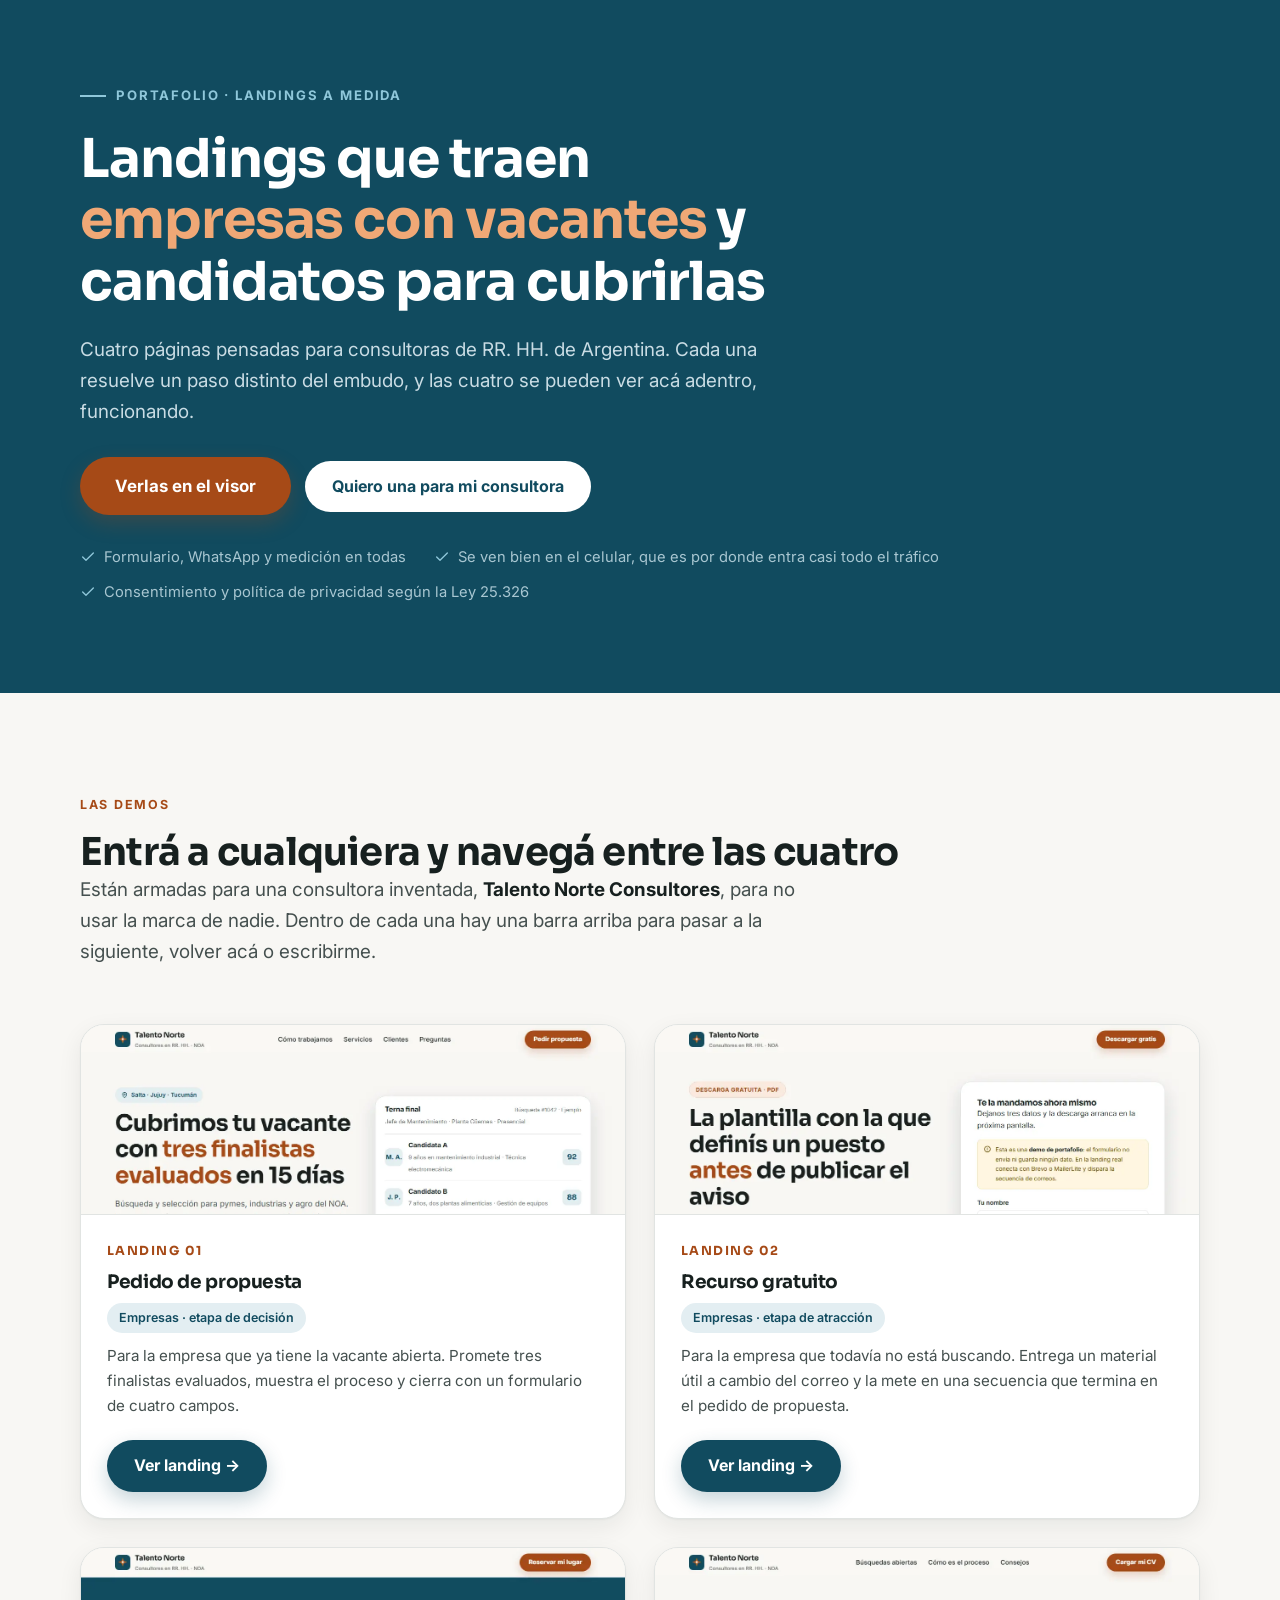
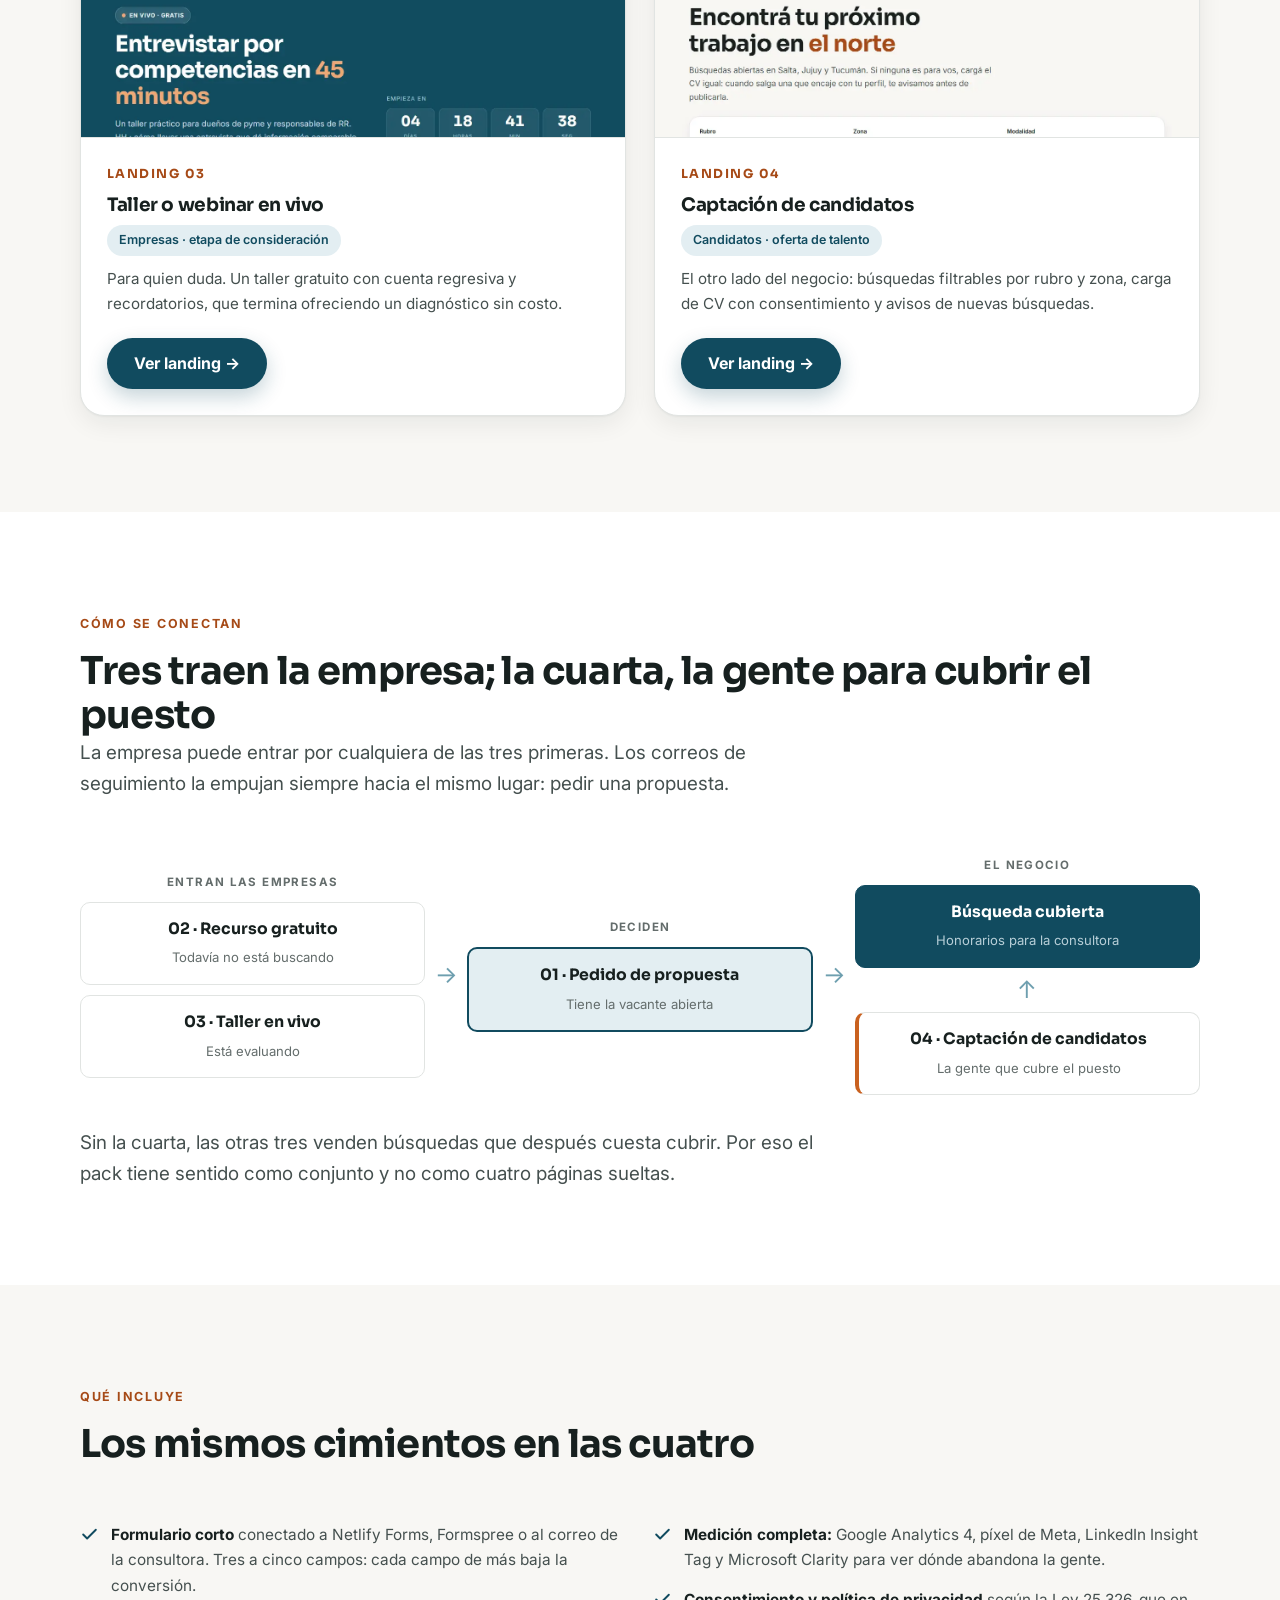
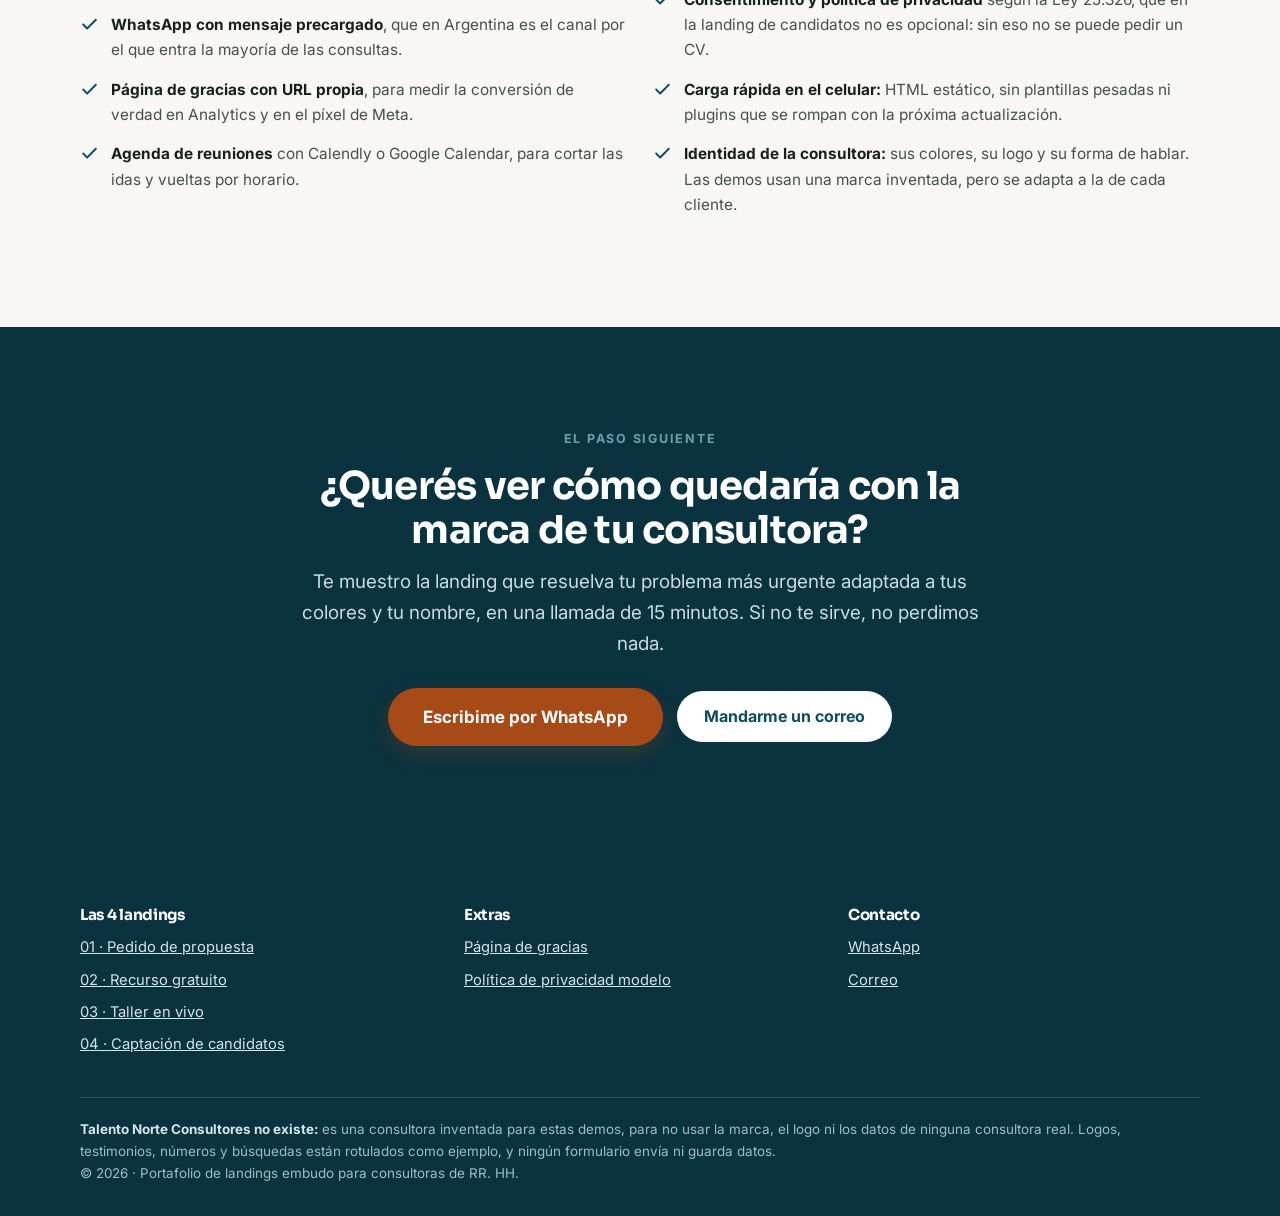
<file: galeria.html>
<!DOCTYPE html>
<html lang="es-AR">
<head>
<meta charset="utf-8">
<meta name="viewport" content="width=device-width, initial-scale=1">

<!-- ============================================================================
     GALERÍA — la vista de tarjetas, con una captura de cada landing.
     La portada del portafolio es index.html (el visor, que las muestra adentro
     de la misma página). Esta queda como la vista "de catálogo": sirve para
     mirarlas de un vistazo y para entrar a cada una a pantalla completa.
     ============================================================================ -->

<title>Las 4 landings, una por una | Portafolio</title>
<meta name="description" content="Cuatro landings que traen empresas con vacantes y candidatos para cubrirlas. Portafolio navegable con demos reales para consultoras de RR. HH. de Argentina.">
<meta name="robots" content="index, follow">
<link rel="canonical" href="https://mind-trade-profit.github.io/Landing_proyecto/galeria.html">

<meta property="og:type" content="website">
<meta property="og:locale" content="es_AR">
<meta property="og:title" content="Landings embudo para consultoras de RR. HH.">
<meta property="og:description" content="Cuatro landings que traen empresas con vacantes y candidatos para cubrirlas. Mirá las demos navegables.">
<meta property="og:image" content="https://mind-trade-profit.github.io/Landing_proyecto/assets/img/og-galeria.png">
<meta property="og:image:width" content="1200">
<meta property="og:image:height" content="630">
<meta property="og:image:alt" content="Landings que traen empresas con vacantes y candidatos">
<meta name="twitter:card" content="summary_large_image">
<meta property="og:url" content="https://mind-trade-profit.github.io/Landing_proyecto/galeria.html">

<link rel="icon" href="data:image/svg+xml,%3Csvg xmlns='http://www.w3.org/2000/svg' viewBox='0 0 40 40'%3E%3Crect width='40' height='40' rx='10' fill='%23114B5F'/%3E%3Cpath d='M20 7 23 16 32 19 23 22 20 31 17 22 8 19 17 16Z' fill='%23C9611F'/%3E%3C/svg%3E">

<script>document.documentElement.className += ' js';</script>

<link rel="preconnect" href="https://fonts.googleapis.com">
<link rel="preconnect" href="https://fonts.gstatic.com" crossorigin>
<link href="https://fonts.googleapis.com/css2?family=Sora:wght@600;700&family=Inter:wght@400;500;600;700&display=swap" rel="stylesheet">

<link rel="stylesheet" href="assets/css/base.css">

<!-- ⚠️ TU CONTACTO — cambiar acá y en assets/js/nav.js -->
<script>
const CONFIG = {
  whatsapp:        '5491123569119',
  mensajeWhatsApp: 'Hola Julián! Vi el portafolio de landings para consultoras de RR. HH. y quiero una para mi consultora.',
  email:           'informes.habitad@gmail.com',
  telefono:        '+541123569119'
};
</script>

<style>
/* --- 1. PORTADA ---------------------------------------------------------- */
.tope{
  background:var(--brand); color:#EAF2F5;
  padding:clamp(44px,6vw,92px) 0 clamp(52px,7vw,100px);
}
.tope h1{ color:#fff; max-width:19ch; margin-bottom:20px; }
.tope h1 em{ font-style:normal; color:#F0A876; }
.tope .lead{ color:#C9DCE4; max-width:58ch; margin-bottom:30px; }
.firma{
  display:inline-flex; align-items:center; gap:10px; margin-bottom:22px;
  font-size:.82rem; font-weight:700; letter-spacing:.14em; text-transform:uppercase;
  color:#8FC7DA;
}
.firma::before{ content:''; width:26px; height:2px; background:#8FC7DA; }
.tope-datos{ display:flex; flex-wrap:wrap; gap:10px 28px; margin-top:30px; font-size:.92rem; color:#A8C6D1; }
.tope-datos span{ display:inline-flex; align-items:center; gap:8px; }
.tope-datos svg{ width:16px; height:16px; color:#8FC7DA; }

/* --- 2. TARJETAS DE LAS LANDINGS ----------------------------------------- */
.tarjetas{ display:grid; gap:clamp(18px,2.4vw,28px); grid-template-columns:1fr; }
@media (min-width:700px){ .tarjetas{ grid-template-columns:1fr 1fr; } }

.demo{
  background:var(--surface); border:1px solid var(--line); border-radius:var(--radius-lg);
  overflow:hidden; display:flex; flex-direction:column;
  box-shadow:var(--shadow); transition:transform .2s ease, box-shadow .2s ease, border-color .2s ease;
}
.demo:hover{ transform:translateY(-4px); box-shadow:var(--shadow-lg); border-color:var(--brand-300); }

/* Miniatura: la captura real de la landing, en WebP.
   Se regenera con `node herramientas/miniaturas.mjs` cada vez que cambia un
   diseño, así ninguna tarjeta muestra una versión vieja. */
.mini{
  display:block; height:190px; background:var(--surface-alt);
  border-bottom:1px solid var(--line); overflow:hidden;
}
.mini img{
  width:100%; height:100%; object-fit:cover; object-position:top center;
  transition:transform .4s ease;
}
.demo:hover .mini img{ transform:scale(1.03); }

.demo .cuerpo{ padding:clamp(20px,2.4vw,26px); display:flex; flex-direction:column; flex:1; gap:10px; }
.demo .numero{
  font-family:var(--font-title); font-size:.78rem; font-weight:700; letter-spacing:.12em;
  text-transform:uppercase; color:var(--accent);
}
.demo h3{ font-size:1.16rem; }
.demo p{ color:var(--ink-soft); font-size:.95rem; margin:0; }
.demo .publico{
  display:inline-flex; align-items:center; gap:7px; align-self:flex-start;
  background:var(--brand-100); color:var(--brand); border-radius:999px;
  padding:5px 12px; font-size:.78rem; font-weight:600;
}
.demo .btn{ margin-top:12px; align-self:flex-start; }

/* --- 3. CÓMO SE CONECTAN (el embudo) ------------------------------------- */
.embudo{
  display:flex; flex-direction:column; gap:14px; align-items:stretch;
}
@media (min-width:920px){ .embudo{ flex-direction:row; align-items:center; gap:10px; } }
.carril{ display:flex; flex-direction:column; gap:10px; flex:1; }
.etapa{
  font-size:.72rem; font-weight:700; letter-spacing:.12em; text-transform:uppercase;
  color:var(--ink-faint); text-align:center;
}
.nodo{
  background:var(--surface); border:1px solid var(--line); border-radius:var(--radius-sm);
  padding:14px 16px; text-align:center; font-size:.92rem;
}
.nodo b{ display:block; font-family:var(--font-title); font-size:.98rem; margin-bottom:3px; }
.nodo small{ color:var(--ink-faint); font-size:.82rem; }
.nodo.principal{ border-color:var(--brand); border-width:2px; background:var(--brand-100); }
.nodo.resultado{ background:var(--brand); border-color:var(--brand); color:#fff; }
.nodo.resultado small{ color:#B8CFD8; }
.nodo.talento{ border-left:4px solid var(--accent-soft); }
.flecha{
  align-self:center; color:var(--brand-300); font-size:1.5rem; line-height:1;
  transform:rotate(90deg);
}
@media (min-width:920px){ .flecha{ transform:none; } }
.flecha.sube{ transform:none; }

/* --- 4. QUÉ INCLUYE ------------------------------------------------------ */
.incluye-grilla li{
  display:flex; gap:12px; align-items:flex-start; font-size:.96rem; color:var(--ink-soft);
  margin-bottom:14px;
}
.incluye-grilla svg{ width:19px; height:19px; flex:none; margin-top:3px; color:var(--brand); }
.incluye-grilla b{ color:var(--ink); }

/* --- 5. CIERRE ----------------------------------------------------------- */
.cierre-porta{ background:var(--brand-700); }
</style>
</head>

<body data-barra="no">
<a class="salto-contenido" href="#demos">Saltar a las demos</a>

<!-- ============================================================================
     1. PORTADA
     ============================================================================ -->
<header class="tope">
  <div class="wrap">
    <span class="firma">Portafolio · Landings a medida</span>
    <h1>Landings que traen <em>empresas con vacantes</em> y candidatos para cubrirlas</h1>
    <p class="lead">Cuatro páginas pensadas para consultoras de RR. HH. de Argentina. Cada una
      resuelve un paso distinto del embudo, y las cuatro se pueden ver acá adentro, funcionando.</p>

    <div class="acciones">
      <a class="btn btn-primario btn-grande" href="index.html">Verlas en el visor</a>
      <a class="btn btn-claro" data-wa href="#">Quiero una para mi consultora</a>
    </div>

    <div class="tope-datos">
      <span>
        <svg viewBox="0 0 24 24" fill="none" stroke="currentColor" stroke-width="2" stroke-linecap="round" stroke-linejoin="round" aria-hidden="true"><path d="M20 6 9 17l-5-5"/></svg>
        Formulario, WhatsApp y medición en todas
      </span>
      <span>
        <svg viewBox="0 0 24 24" fill="none" stroke="currentColor" stroke-width="2" stroke-linecap="round" stroke-linejoin="round" aria-hidden="true"><path d="M20 6 9 17l-5-5"/></svg>
        Se ven bien en el celular, que es por donde entra casi todo el tráfico
      </span>
      <span>
        <svg viewBox="0 0 24 24" fill="none" stroke="currentColor" stroke-width="2" stroke-linecap="round" stroke-linejoin="round" aria-hidden="true"><path d="M20 6 9 17l-5-5"/></svg>
        Consentimiento y política de privacidad según la Ley 25.326
      </span>
    </div>
  </div>
</header>

<main>

<!-- ============================================================================
     2. LAS 4 DEMOS
     ============================================================================ -->
<section class="seccion" id="demos">
  <div class="wrap">
    <div class="encabezado-seccion">
      <span class="eyebrow">Las demos</span>
      <h2>Entrá a cualquiera y navegá entre las cuatro</h2>
      <p class="lead">Están armadas para una consultora inventada, <strong>Talento Norte
        Consultores</strong>, para no usar la marca de nadie. Dentro de cada una hay una barra
        arriba para pasar a la siguiente, volver acá o escribirme.</p>
    </div>

    <div class="tarjetas">

      <!-- LANDING 1 -->
      <article class="demo">
        <a class="mini" href="landings/01-pedido-propuesta/" tabindex="-1" aria-hidden="true">
          <img src="assets/img/captura-01.webp" alt="" aria-hidden="true" width="1280" height="760" loading="lazy" decoding="async">
        </a>
        <div class="cuerpo">
          <span class="numero">Landing 01</span>
          <h3>Pedido de propuesta</h3>
          <span class="publico">Empresas · etapa de decisión</span>
          <p>Para la empresa que ya tiene la vacante abierta. Promete tres finalistas evaluados,
            muestra el proceso y cierra con un formulario de cuatro campos.</p>
          <a class="btn btn-marca" href="landings/01-pedido-propuesta/">Ver landing →</a>
        </div>
      </article>

      <!-- LANDING 2 -->
      <article class="demo">
        <a class="mini" href="landings/02-recurso-gratuito/" tabindex="-1" aria-hidden="true">
          <img src="assets/img/captura-02.webp" alt="" aria-hidden="true" width="1280" height="760" loading="lazy" decoding="async">
        </a>
        <div class="cuerpo">
          <span class="numero">Landing 02</span>
          <h3>Recurso gratuito</h3>
          <span class="publico">Empresas · etapa de atracción</span>
          <p>Para la empresa que todavía no está buscando. Entrega un material útil a cambio del
            correo y la mete en una secuencia que termina en el pedido de propuesta.</p>
          <a class="btn btn-marca" href="landings/02-recurso-gratuito/">Ver landing →</a>
        </div>
      </article>

      <!-- LANDING 3 -->
      <article class="demo">
        <a class="mini" href="landings/03-taller-webinar/" tabindex="-1" aria-hidden="true">
          <img src="assets/img/captura-03.webp" alt="" aria-hidden="true" width="1280" height="760" loading="lazy" decoding="async">
        </a>
        <div class="cuerpo">
          <span class="numero">Landing 03</span>
          <h3>Taller o webinar en vivo</h3>
          <span class="publico">Empresas · etapa de consideración</span>
          <p>Para quien duda. Un taller gratuito con cuenta regresiva y recordatorios, que termina
            ofreciendo un diagnóstico sin costo.</p>
          <a class="btn btn-marca" href="landings/03-taller-webinar/">Ver landing →</a>
        </div>
      </article>

      <!-- LANDING 4 -->
      <article class="demo">
        <a class="mini" href="landings/04-candidatos/" tabindex="-1" aria-hidden="true">
          <img src="assets/img/captura-04.webp" alt="" aria-hidden="true" width="1280" height="760" loading="lazy" decoding="async">
        </a>
        <div class="cuerpo">
          <span class="numero">Landing 04</span>
          <h3>Captación de candidatos</h3>
          <span class="publico">Candidatos · oferta de talento</span>
          <p>El otro lado del negocio: búsquedas filtrables por rubro y zona, carga de CV con
            consentimiento y avisos de nuevas búsquedas.</p>
          <a class="btn btn-marca" href="landings/04-candidatos/">Ver landing →</a>
        </div>
      </article>

    </div>
  </div>
</section>

<!-- ============================================================================
     3. CÓMO SE CONECTAN LAS 4
     ============================================================================ -->
<section class="seccion seccion-clara">
  <div class="wrap">
    <div class="encabezado-seccion">
      <span class="eyebrow">Cómo se conectan</span>
      <h2>Tres traen la empresa; la cuarta, la gente para cubrir el puesto</h2>
      <p class="lead">La empresa puede entrar por cualquiera de las tres primeras. Los correos de
        seguimiento la empujan siempre hacia el mismo lugar: pedir una propuesta.</p>
    </div>

    <div class="embudo">
      <div class="carril">
        <span class="etapa">Entran las empresas</span>
        <a class="nodo" href="landings/02-recurso-gratuito/">
          <b>02 · Recurso gratuito</b>
          <small>Todavía no está buscando</small>
        </a>
        <a class="nodo" href="landings/03-taller-webinar/">
          <b>03 · Taller en vivo</b>
          <small>Está evaluando</small>
        </a>
      </div>

      <span class="flecha" aria-hidden="true">→</span>

      <div class="carril">
        <span class="etapa">Deciden</span>
        <a class="nodo principal" href="landings/01-pedido-propuesta/">
          <b>01 · Pedido de propuesta</b>
          <small>Tiene la vacante abierta</small>
        </a>
      </div>

      <span class="flecha" aria-hidden="true">→</span>

      <div class="carril">
        <span class="etapa">El negocio</span>
        <div class="nodo resultado">
          <b>Búsqueda cubierta</b>
          <small>Honorarios para la consultora</small>
        </div>
        <span class="flecha sube" aria-hidden="true">↑</span>
        <a class="nodo talento" href="landings/04-candidatos/">
          <b>04 · Captación de candidatos</b>
          <small>La gente que cubre el puesto</small>
        </a>
      </div>
    </div>

    <p class="lead" style="margin-top:32px">Sin la cuarta, las otras tres venden búsquedas que
      después cuesta cubrir. Por eso el pack tiene sentido como conjunto y no como cuatro páginas
      sueltas.</p>
  </div>
</section>

<!-- ============================================================================
     4. QUÉ INCLUYE CADA LANDING
     ============================================================================ -->
<section class="seccion">
  <div class="wrap">
    <div class="encabezado-seccion">
      <span class="eyebrow">Qué incluye</span>
      <h2>Los mismos cimientos en las cuatro</h2>
    </div>

    <div class="grilla grilla-2">
      <ul class="incluye-grilla">
        <li>
          <svg viewBox="0 0 24 24" fill="none" stroke="currentColor" stroke-width="2.4" stroke-linecap="round" stroke-linejoin="round" aria-hidden="true"><path d="M20 6 9 17l-5-5"/></svg>
          <span><b>Formulario corto</b> conectado a Netlify Forms, Formspree o al correo de la
            consultora. Tres a cinco campos: cada campo de más baja la conversión.</span>
        </li>
        <li>
          <svg viewBox="0 0 24 24" fill="none" stroke="currentColor" stroke-width="2.4" stroke-linecap="round" stroke-linejoin="round" aria-hidden="true"><path d="M20 6 9 17l-5-5"/></svg>
          <span><b>WhatsApp con mensaje precargado</b>, que en Argentina es el canal por el que
            entra la mayoría de las consultas.</span>
        </li>
        <li>
          <svg viewBox="0 0 24 24" fill="none" stroke="currentColor" stroke-width="2.4" stroke-linecap="round" stroke-linejoin="round" aria-hidden="true"><path d="M20 6 9 17l-5-5"/></svg>
          <span><b>Página de gracias con URL propia</b>, para medir la conversión de verdad en
            Analytics y en el píxel de Meta.</span>
        </li>
        <li>
          <svg viewBox="0 0 24 24" fill="none" stroke="currentColor" stroke-width="2.4" stroke-linecap="round" stroke-linejoin="round" aria-hidden="true"><path d="M20 6 9 17l-5-5"/></svg>
          <span><b>Agenda de reuniones</b> con Calendly o Google Calendar, para cortar las idas y
            vueltas por horario.</span>
        </li>
      </ul>
      <ul class="incluye-grilla">
        <li>
          <svg viewBox="0 0 24 24" fill="none" stroke="currentColor" stroke-width="2.4" stroke-linecap="round" stroke-linejoin="round" aria-hidden="true"><path d="M20 6 9 17l-5-5"/></svg>
          <span><b>Medición completa:</b> Google Analytics 4, píxel de Meta, LinkedIn Insight Tag
            y Microsoft Clarity para ver dónde abandona la gente.</span>
        </li>
        <li>
          <svg viewBox="0 0 24 24" fill="none" stroke="currentColor" stroke-width="2.4" stroke-linecap="round" stroke-linejoin="round" aria-hidden="true"><path d="M20 6 9 17l-5-5"/></svg>
          <span><b>Consentimiento y política de privacidad</b> según la Ley 25.326, que en la
            landing de candidatos no es opcional: sin eso no se puede pedir un CV.</span>
        </li>
        <li>
          <svg viewBox="0 0 24 24" fill="none" stroke="currentColor" stroke-width="2.4" stroke-linecap="round" stroke-linejoin="round" aria-hidden="true"><path d="M20 6 9 17l-5-5"/></svg>
          <span><b>Carga rápida en el celular:</b> HTML estático, sin plantillas pesadas ni
            plugins que se rompan con la próxima actualización.</span>
        </li>
        <li>
          <svg viewBox="0 0 24 24" fill="none" stroke="currentColor" stroke-width="2.4" stroke-linecap="round" stroke-linejoin="round" aria-hidden="true"><path d="M20 6 9 17l-5-5"/></svg>
          <span><b>Identidad de la consultora:</b> sus colores, su logo y su forma de hablar.
            Las demos usan una marca inventada, pero se adapta a la de cada cliente.</span>
        </li>
      </ul>
    </div>
  </div>
</section>

<!-- ============================================================================
     5. CIERRE
     ============================================================================ -->
<section class="seccion seccion-oscura cierre-porta centrado">
  <div class="wrap wrap-angosto">
    <span class="eyebrow">El paso siguiente</span>
    <h2>¿Querés ver cómo quedaría con la marca de tu consultora?</h2>
    <p class="lead" style="margin-inline:auto;margin-top:14px">Te muestro la landing que resuelva
      tu problema más urgente adaptada a tus colores y tu nombre, en una llamada de 15 minutos.
      Si no te sirve, no perdimos nada.</p>
    <div class="acciones acciones-centro" style="margin-top:28px">
      <a class="btn btn-primario btn-grande" data-wa href="#">Escribime por WhatsApp</a>
      <a class="btn btn-claro" data-mail href="#">Mandarme un correo</a>
    </div>
  </div>
</section>

</main>

<footer class="pie">
  <div class="wrap">
    <div class="grilla grilla-3">
      <div>
        <h4>Las 4 landings</h4>
        <ul>
          <li><a href="landings/01-pedido-propuesta/">01 · Pedido de propuesta</a></li>
          <li><a href="landings/02-recurso-gratuito/">02 · Recurso gratuito</a></li>
          <li><a href="landings/03-taller-webinar/">03 · Taller en vivo</a></li>
          <li><a href="landings/04-candidatos/">04 · Captación de candidatos</a></li>
        </ul>
      </div>
      <div>
        <h4>Extras</h4>
        <ul>
          <li><a href="landings/02-recurso-gratuito/gracias.html">Página de gracias</a></li>
          <li><a href="legal/politica-privacidad.html">Política de privacidad modelo</a></li>
        </ul>
      </div>
      <div>
        <h4>Contacto</h4>
        <ul>
          <li><a data-wa href="#">WhatsApp</a></li>
          <li><a data-mail href="#">Correo</a></li>
        </ul>
      </div>
    </div>

    <p class="legal">
      <strong style="color:#D3E4EA">Talento Norte Consultores no existe:</strong> es una consultora
      inventada para estas demos, para no usar la marca, el logo ni los datos de ninguna consultora
      real. Logos, testimonios, números y búsquedas están rotulados como ejemplo, y ningún
      formulario envía ni guarda datos.
      <br>© <span data-anio>2026</span> · Portafolio de landings embudo para consultoras de RR. HH.
    </p>
  </div>
</footer>

<script src="assets/js/demo.js" defer></script>
</body>
</html>
</file>
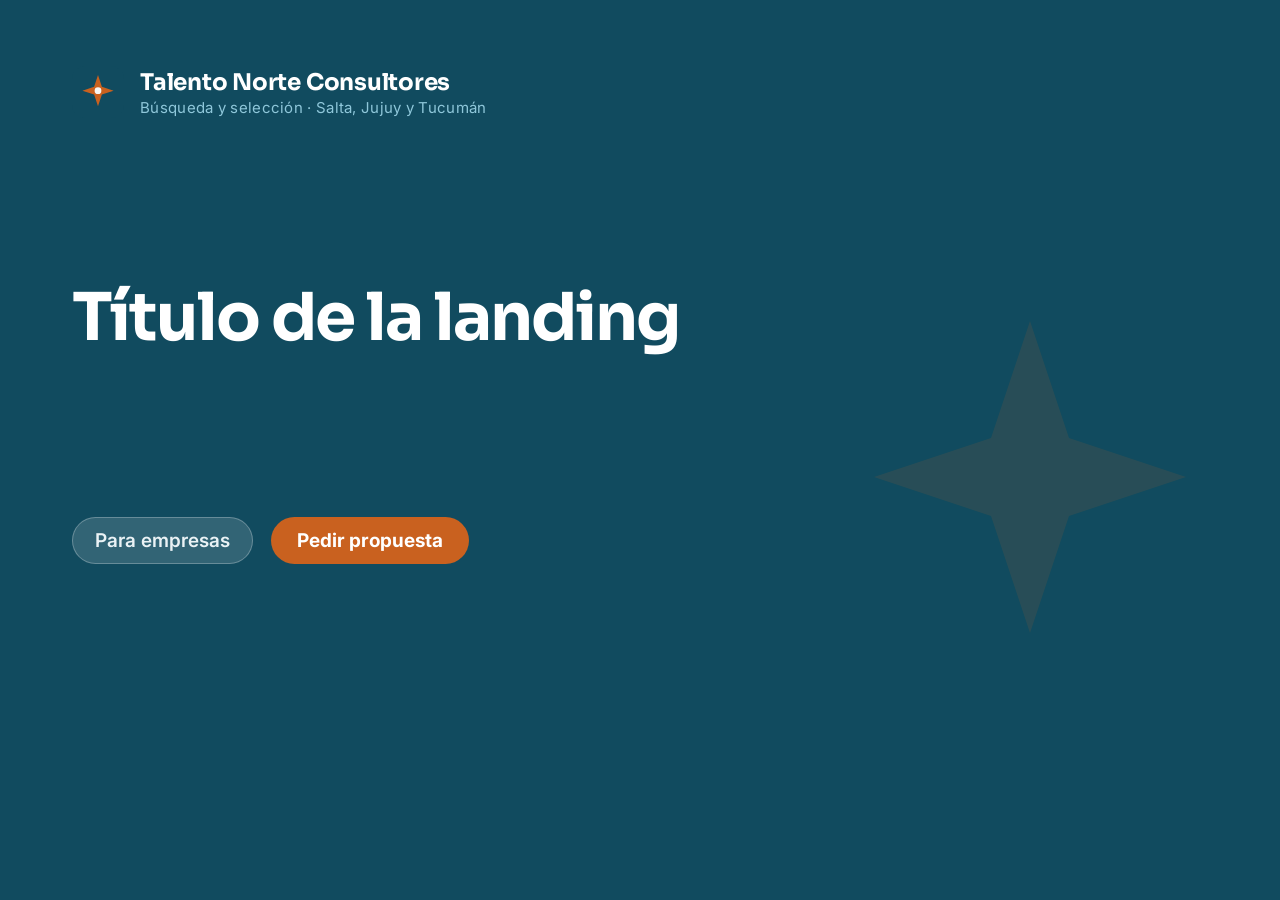
<file: herramientas/plantilla-og.html>
<!DOCTYPE html>
<html lang="es-AR">
<head>
<meta charset="utf-8">
<!-- ============================================================================
     Plantilla de las imágenes de vista previa (og:image), 1200x630.
     No se publica: la usa herramientas/og.mjs, que le cambia los textos y le
     saca una captura. Para retocar el diseño de las previews, se toca acá.
     ============================================================================ -->
<title>Plantilla og</title>
<link rel="preconnect" href="https://fonts.googleapis.com">
<link rel="preconnect" href="https://fonts.gstatic.com" crossorigin>
<link href="https://fonts.googleapis.com/css2?family=Sora:wght@600;700&family=Inter:wght@400;500;600;700&display=swap" rel="stylesheet">
<style>
  *{ box-sizing:border-box; margin:0; padding:0; }
  body{
    width:1200px; height:630px; overflow:hidden;
    font-family:'Inter',sans-serif; background:#114B5F; color:#EAF2F5;
    display:flex; flex-direction:column; justify-content:space-between;
    padding:66px 72px; position:relative;
  }
  /* Estrella de la marca, grande y recortada: da profundidad sin cargar una foto */
  .marca-fondo{
    position:absolute; right:-90px; bottom:-120px; width:520px; height:520px;
    opacity:.12; pointer-events:none;
  }
  .encabezado{ display:flex; align-items:center; gap:16px; }
  .encabezado img{ width:52px; height:52px; }
  .encabezado b{
    font-family:'Sora',sans-serif; font-size:23px; font-weight:700; letter-spacing:-.01em;
    display:block; color:#fff;
  }
  .encabezado small{ font-size:15px; color:#8FC7DA; letter-spacing:.02em; }
  h1{
    font-family:'Sora',sans-serif; font-size:66px; line-height:1.08; letter-spacing:-.03em;
    color:#fff; max-width:17ch; position:relative;
  }
  h1 em{ font-style:normal; color:#F0A876; }
  .pie{ display:flex; align-items:center; gap:18px; position:relative; }
  .chip{
    background:rgba(255,255,255,.14); border:1px solid rgba(255,255,255,.26);
    border-radius:999px; padding:11px 22px; font-size:19px; font-weight:600; color:#EAF2F5;
  }
  .accion{
    background:#C9611F; border-radius:999px; padding:12px 26px;
    font-size:19px; font-weight:700; color:#fff;
  }

  /* Variante clara, para la portada del portafolio */
  body.clara{ background:#F8F7F4; color:#45504F; }
  body.clara h1{ color:#17201F; }
  body.clara h1 em{ color:#A64A17; }
  body.clara .encabezado b{ color:#17201F; }
  body.clara .encabezado small{ color:#646D6C; }
  body.clara .chip{ background:#E3EEF2; border-color:#C7DDE5; color:#114B5F; }
  body.clara .marca-fondo{ opacity:.07; }
</style>
</head>
<body>
  <svg class="marca-fondo" viewBox="0 0 40 40" xmlns="http://www.w3.org/2000/svg" aria-hidden="true">
    <path d="M20 7 23 16 32 19 23 22 20 31 17 22 8 19 17 16Z" fill="#C9611F"/>
  </svg>

  <div class="encabezado">
    <img src="../assets/img/logo-talento-norte.svg" alt="">
    <span>
      <b id="marca">Talento Norte Consultores</b>
      <small id="bajada">Búsqueda y selección · Salta, Jujuy y Tucumán</small>
    </span>
  </div>

  <h1 id="titulo">Título de la landing</h1>

  <div class="pie">
    <span class="chip" id="chip">Para empresas</span>
    <span class="accion" id="accion">Pedir propuesta</span>
  </div>
</body>
</html>
</file>
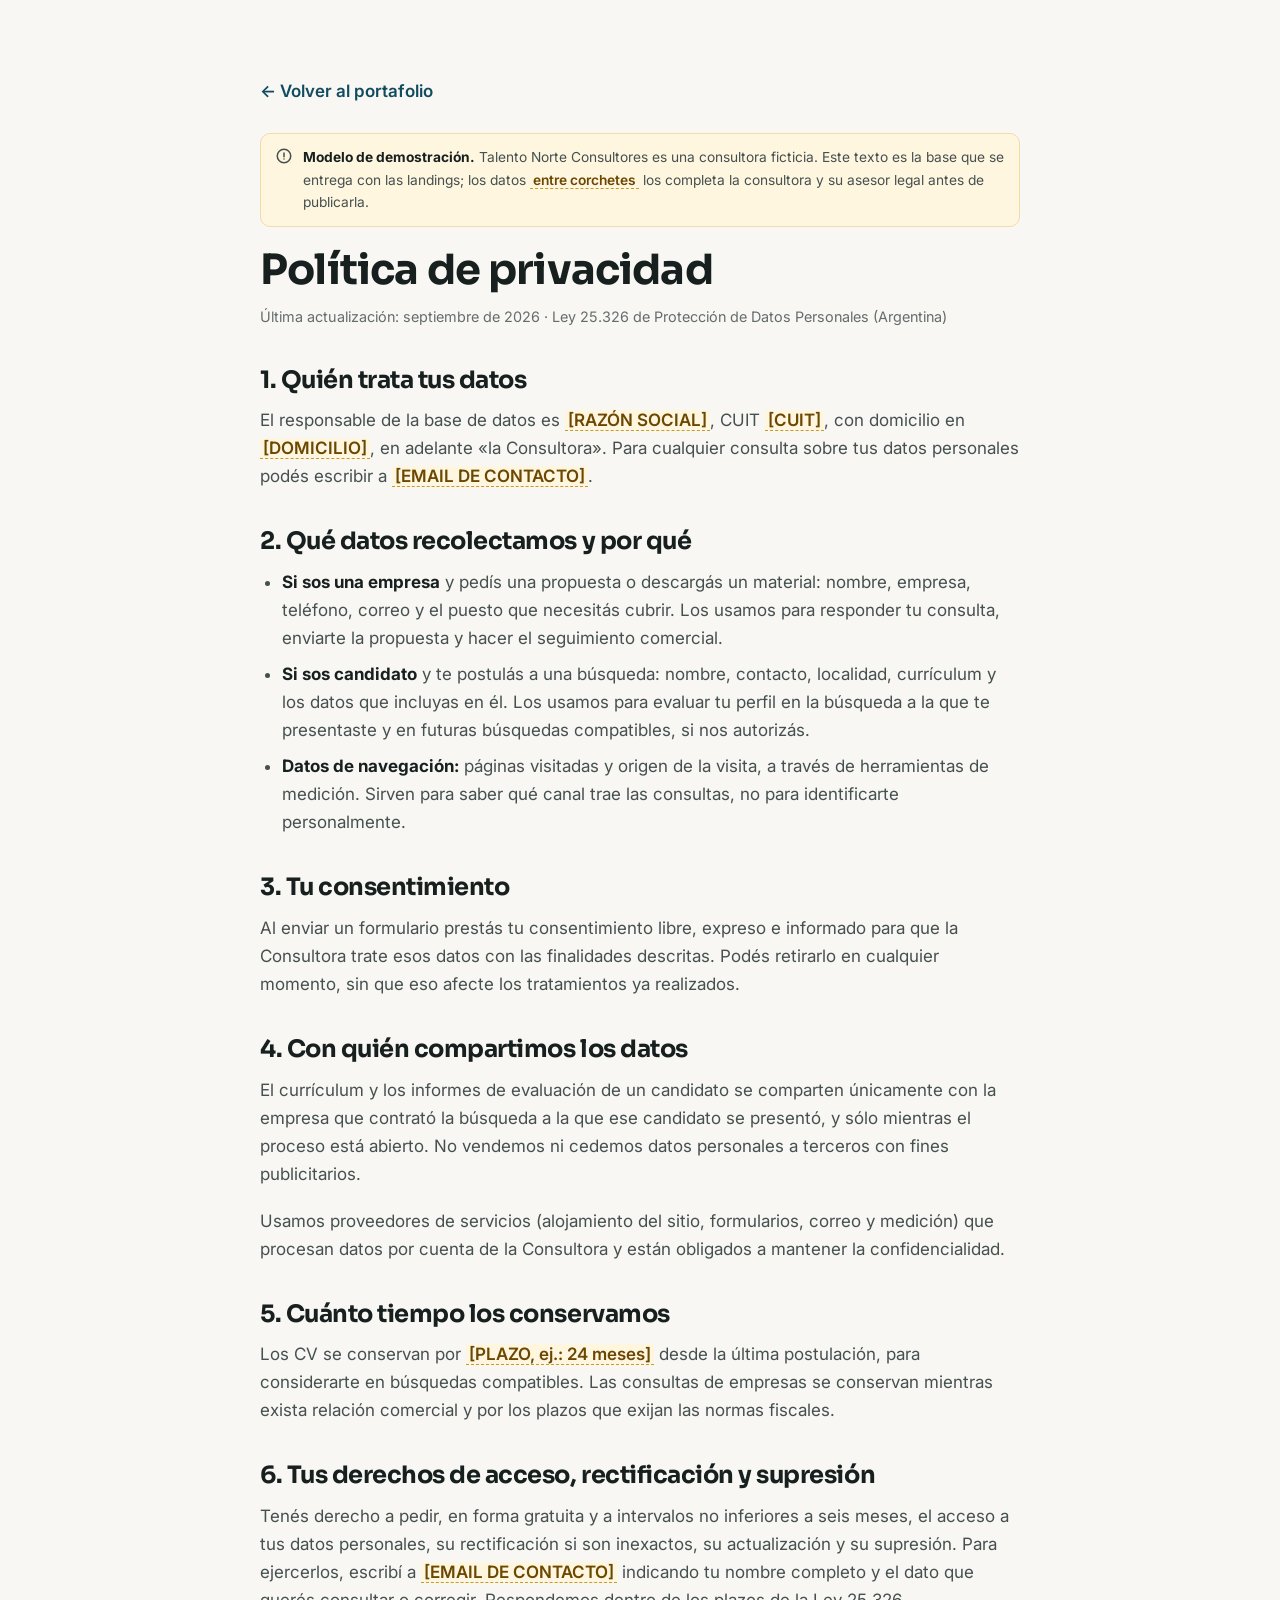
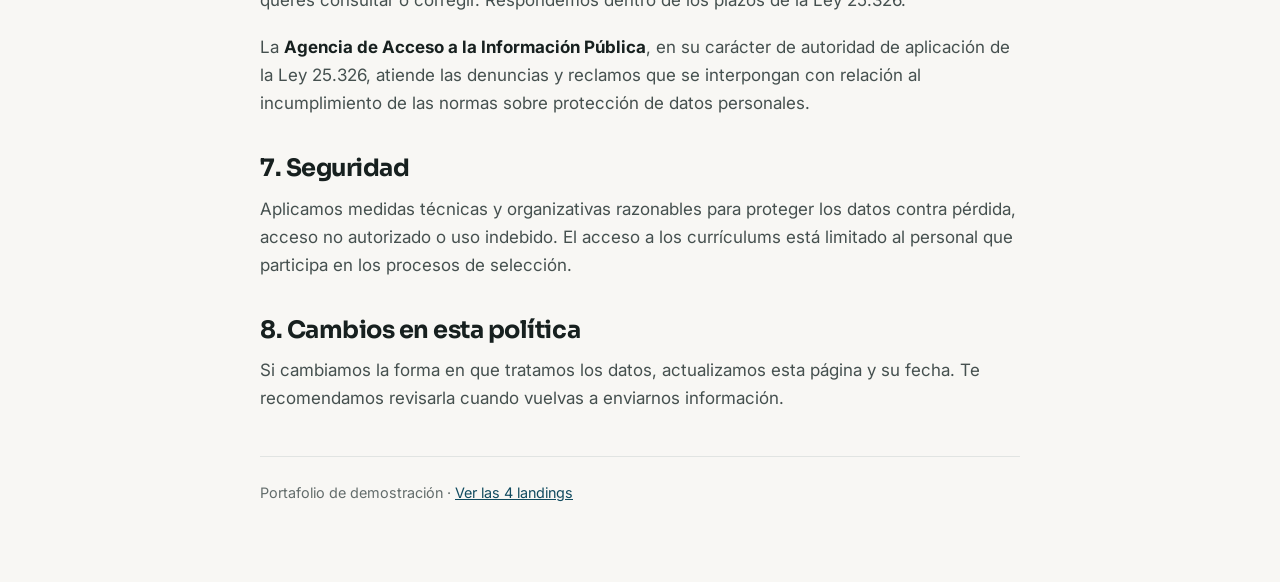
<file: legal/politica-privacidad.html>
<!DOCTYPE html>
<html lang="es-AR">
<head>
<meta charset="utf-8">
<meta name="viewport" content="width=device-width, initial-scale=1">

<!-- ============================================================================
     POLÍTICA DE PRIVACIDAD — modelo base para las 4 landings.
     ---------------------------------------------------------------------------
     Redactada sobre los requisitos de la Ley 25.326 de protección de datos
     personales: consentimiento libre, expreso e informado, y decirle a la
     persona quién trata sus datos, para qué y cómo ejercer sus derechos.

     ⚠️ Es un modelo, no un dictamen legal. Antes de publicarla para un cliente
     real hay que completar los datos [ENTRE CORCHETES] y que la consultora la
     revise: registrar las bases de datos ante la Agencia de Acceso a la
     Información Pública le corresponde a ella, no a quien hace la landing.
     ============================================================================ -->

<title>Política de privacidad | Talento Norte Consultores</title>
<meta name="description" content="Cómo trata Talento Norte Consultores los datos personales de empresas y candidatos, según la Ley 25.326.">
<meta name="robots" content="noindex, follow">

<link rel="icon" href="data:image/svg+xml,%3Csvg xmlns='http://www.w3.org/2000/svg' viewBox='0 0 40 40'%3E%3Crect width='40' height='40' rx='10' fill='%23114B5F'/%3E%3Cpath d='M20 7 23 16 32 19 23 22 20 31 17 22 8 19 17 16Z' fill='%23C9611F'/%3E%3C/svg%3E">

<link rel="preconnect" href="https://fonts.googleapis.com">
<link rel="preconnect" href="https://fonts.gstatic.com" crossorigin>
<link href="https://fonts.googleapis.com/css2?family=Sora:wght@600;700&family=Inter:wght@400;500;600;700&display=swap" rel="stylesheet">
<link rel="stylesheet" href="../assets/css/base.css">

<style>
.doc{ padding:clamp(40px,6vw,80px) 0; }
.doc h1{ font-size:clamp(1.8rem,4vw,2.6rem); margin-bottom:10px; }
.doc .fecha{ color:var(--ink-faint); font-size:.9rem; margin-bottom:36px; }
.doc h2{ font-size:clamp(1.2rem,2.4vw,1.5rem); margin:38px 0 12px; }
.doc p,.doc li{ color:var(--ink-soft); }
.doc ul{ list-style:disc; padding-left:22px; margin:0 0 1.1em; }
.doc li{ margin-bottom:8px; }
.doc .completar{ background:#FFF6E0; border-bottom:1px dashed #C79A2B; padding:0 3px; color:#6B4700; font-weight:600; }
.volver{ display:inline-flex; align-items:center; gap:8px; margin-bottom:28px; font-weight:600; color:var(--brand); }
</style>
</head>

<body>

<div class="wrap wrap-angosto doc">
  <a class="volver" href="../index.html">&larr; Volver al portafolio</a>

  <p class="aviso-demo">
    <svg viewBox="0 0 24 24" fill="none" stroke="currentColor" stroke-width="2" stroke-linecap="round" aria-hidden="true"><circle cx="12" cy="12" r="9"/><path d="M12 8v5m0 3h.01"/></svg>
    <span><strong>Modelo de demostración.</strong> Talento Norte Consultores es una consultora
      ficticia. Este texto es la base que se entrega con las landings; los datos
      <span class="completar">entre corchetes</span> los completa la consultora y su asesor legal
      antes de publicarla.</span>
  </p>

  <h1>Política de privacidad</h1>
  <p class="fecha">Última actualización: septiembre de 2026 · Ley 25.326 de Protección de Datos Personales (Argentina)</p>

  <h2>1. Quién trata tus datos</h2>
  <p>El responsable de la base de datos es <span class="completar">[RAZÓN SOCIAL]</span>,
    CUIT <span class="completar">[CUIT]</span>, con domicilio en
    <span class="completar">[DOMICILIO]</span>, en adelante «la Consultora».
    Para cualquier consulta sobre tus datos personales podés escribir a
    <span class="completar">[EMAIL DE CONTACTO]</span>.</p>

  <h2>2. Qué datos recolectamos y por qué</h2>
  <ul>
    <li><strong>Si sos una empresa</strong> y pedís una propuesta o descargás un material: nombre,
      empresa, teléfono, correo y el puesto que necesitás cubrir. Los usamos para responder tu
      consulta, enviarte la propuesta y hacer el seguimiento comercial.</li>
    <li><strong>Si sos candidato</strong> y te postulás a una búsqueda: nombre, contacto, localidad,
      currículum y los datos que incluyas en él. Los usamos para evaluar tu perfil en la búsqueda a
      la que te presentaste y en futuras búsquedas compatibles, si nos autorizás.</li>
    <li><strong>Datos de navegación:</strong> páginas visitadas y origen de la visita, a través de
      herramientas de medición. Sirven para saber qué canal trae las consultas, no para
      identificarte personalmente.</li>
  </ul>

  <h2>3. Tu consentimiento</h2>
  <p>Al enviar un formulario prestás tu consentimiento libre, expreso e informado para que la
    Consultora trate esos datos con las finalidades descritas. Podés retirarlo en cualquier momento,
    sin que eso afecte los tratamientos ya realizados.</p>

  <h2>4. Con quién compartimos los datos</h2>
  <p>El currículum y los informes de evaluación de un candidato se comparten únicamente con la
    empresa que contrató la búsqueda a la que ese candidato se presentó, y sólo mientras el proceso
    está abierto. No vendemos ni cedemos datos personales a terceros con fines publicitarios.</p>
  <p>Usamos proveedores de servicios (alojamiento del sitio, formularios, correo y medición) que
    procesan datos por cuenta de la Consultora y están obligados a mantener la confidencialidad.</p>

  <h2>5. Cuánto tiempo los conservamos</h2>
  <p>Los CV se conservan por <span class="completar">[PLAZO, ej.: 24 meses]</span> desde la última
    postulación, para considerarte en búsquedas compatibles. Las consultas de empresas se conservan
    mientras exista relación comercial y por los plazos que exijan las normas fiscales.</p>

  <h2>6. Tus derechos de acceso, rectificación y supresión</h2>
  <p>Tenés derecho a pedir, en forma gratuita y a intervalos no inferiores a seis meses, el acceso a
    tus datos personales, su rectificación si son inexactos, su actualización y su supresión.
    Para ejercerlos, escribí a <span class="completar">[EMAIL DE CONTACTO]</span> indicando tu
    nombre completo y el dato que querés consultar o corregir. Respondemos dentro de los plazos de
    la Ley 25.326.</p>
  <p>La <strong>Agencia de Acceso a la Información Pública</strong>, en su carácter de autoridad de
    aplicación de la Ley 25.326, atiende las denuncias y reclamos que se interpongan con relación al
    incumplimiento de las normas sobre protección de datos personales.</p>

  <h2>7. Seguridad</h2>
  <p>Aplicamos medidas técnicas y organizativas razonables para proteger los datos contra pérdida,
    acceso no autorizado o uso indebido. El acceso a los currículums está limitado al personal que
    participa en los procesos de selección.</p>

  <h2>8. Cambios en esta política</h2>
  <p>Si cambiamos la forma en que tratamos los datos, actualizamos esta página y su fecha. Te
    recomendamos revisarla cuando vuelvas a enviarnos información.</p>

  <p style="margin-top:44px;padding-top:24px;border-top:1px solid var(--line);font-size:.9rem;color:var(--ink-faint)">
    Portafolio de demostración · <a href="../index.html" style="color:var(--brand);text-decoration:underline">Ver las 4 landings</a>
  </p>
</div>

</body>
</html>
</file>
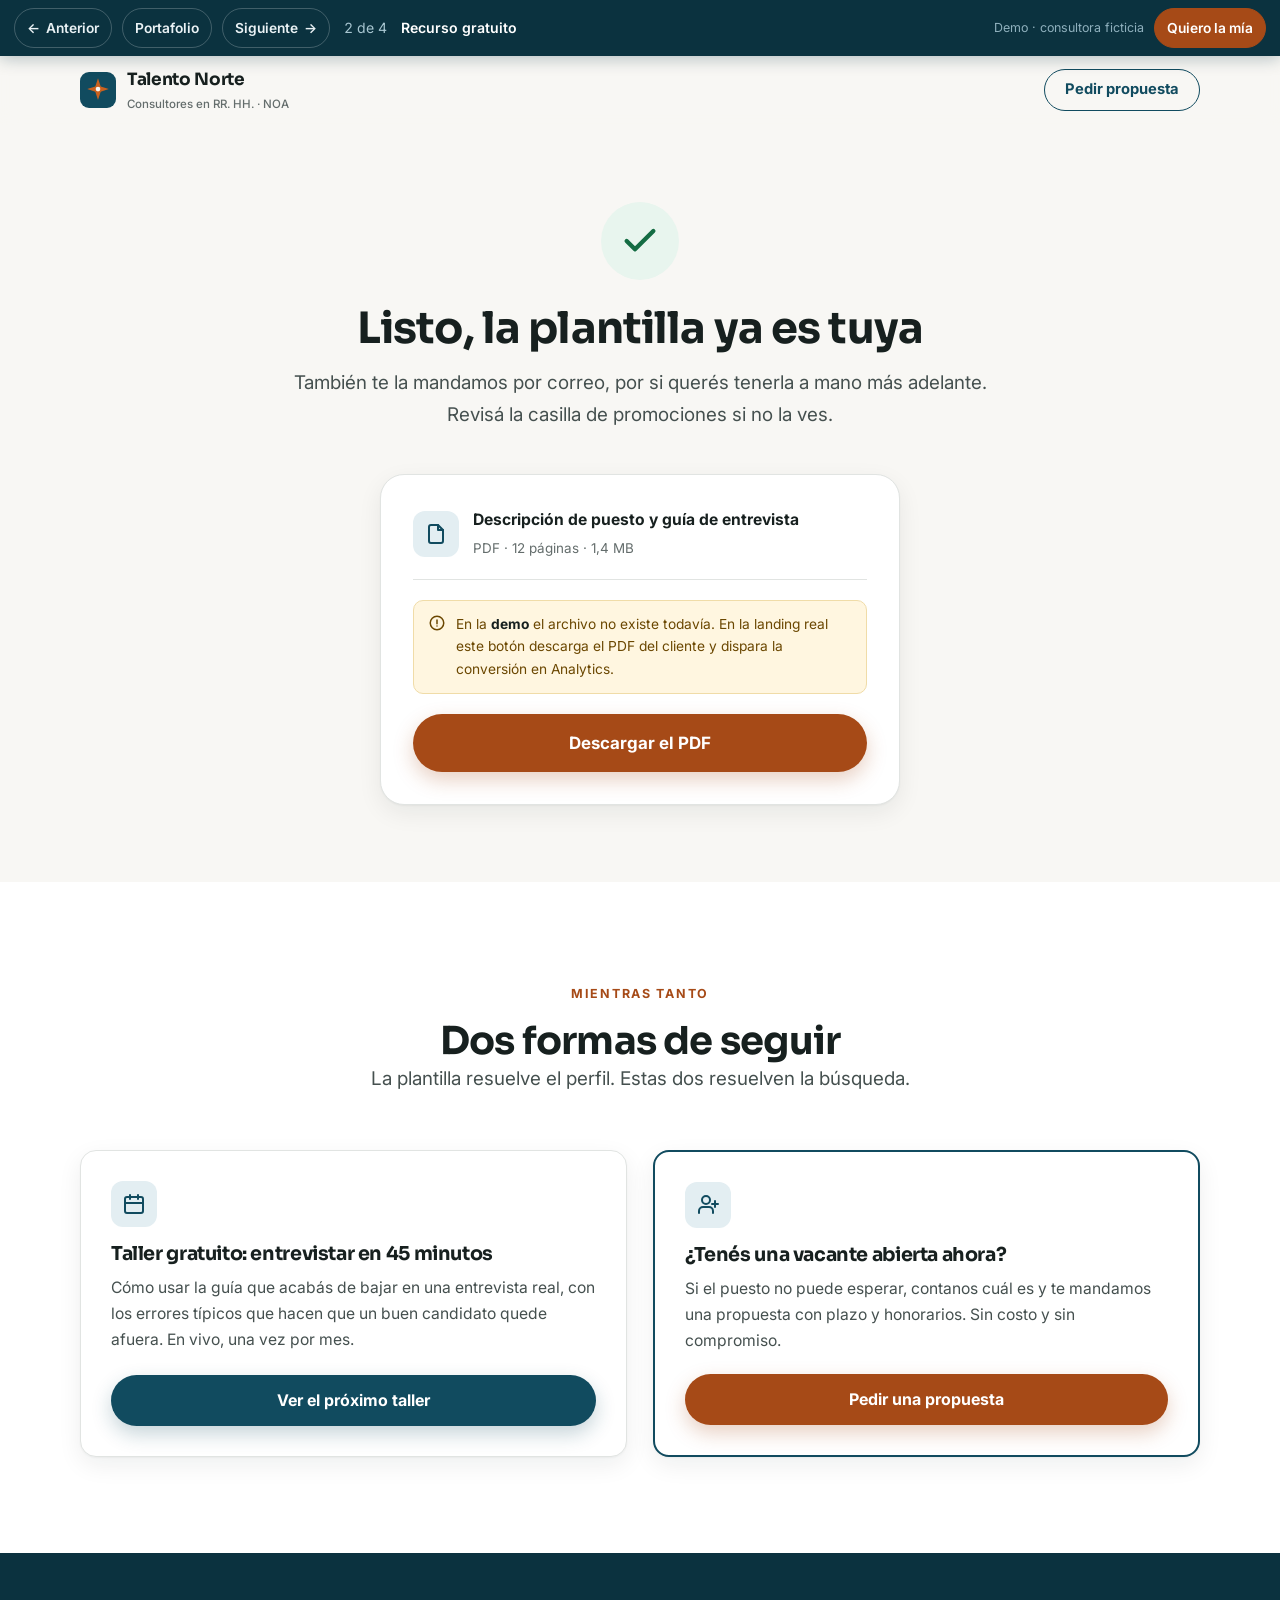
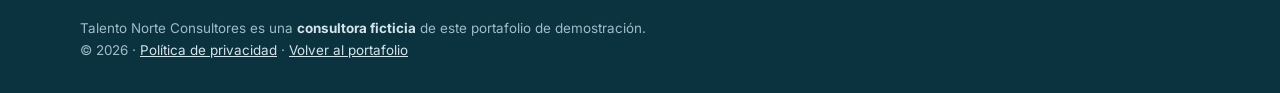
<file: landings/02-recurso-gratuito/gracias.html>
<!DOCTYPE html>
<html lang="es-AR">
<head>
<meta charset="utf-8">
<meta name="viewport" content="width=device-width, initial-scale=1">

<!-- ============================================================================
     PÁGINA DE GRACIAS — el paso más desperdiciado del embudo.
     Acá la persona ya dijo que sí una vez: es el mejor momento para pedirle el
     paso siguiente (el taller o una reunión), no para dejarla sola con un
     "gracias por suscribirte".

     También es la página donde se dispara la conversión en Google Analytics y
     en el píxel de Meta: por eso vive en una URL propia y no en un cartelito.
     ============================================================================ -->

<title>Listo, ahí va tu plantilla | Talento Norte Consultores</title>
<meta name="description" content="Tu descarga está lista. Mirá el próximo taller gratuito o pedí una reunión de 15 minutos.">
<meta name="robots" content="noindex, nofollow">

<link rel="icon" href="data:image/svg+xml,%3Csvg xmlns='http://www.w3.org/2000/svg' viewBox='0 0 40 40'%3E%3Crect width='40' height='40' rx='10' fill='%23114B5F'/%3E%3Cpath d='M20 7 23 16 32 19 23 22 20 31 17 22 8 19 17 16Z' fill='%23C9611F'/%3E%3C/svg%3E">

<script>document.documentElement.className += ' js';</script>

<link rel="preconnect" href="https://fonts.googleapis.com">
<link rel="preconnect" href="https://fonts.gstatic.com" crossorigin>
<link href="https://fonts.googleapis.com/css2?family=Sora:wght@600;700&family=Inter:wght@400;500;600;700&display=swap" rel="stylesheet">
<link rel="stylesheet" href="../../assets/css/base.css">

<!-- ============================================================================
     DATOS DE CONTACTO — ⚠️ ES LO ÚNICO QUE HAY QUE TOCAR PARA CAMBIAR DE CLIENTE.
     WhatsApp con código de país y SIN +, espacios ni guiones:
       Argentina: 54 + 9 + código de área sin 0 + número sin 15
       (0387) 15-456-7890  ->  5493874567890

     En el portafolio este número es el de Julián, no el de la consultora
     ficticia: si una consultora toca WhatsApp mientras mira la demo, cae en un
     chat de verdad y no en un número que no existe. El mensaje dice de qué
     landing viene. En la landing del cliente se pone SU número y SU mensaje.
     ============================================================================ -->
<script>
const CONFIG = {
  whatsapp:        '5491123569119',
  mensajeWhatsApp: 'Hola Julián! Estoy viendo la demo de la página de gracias y quiero una landing para mi consultora.',
  telefono:        '+543870000000',
  email:           'empresas@talentonorte.com.ar'
};
</script>

<style>
.gracias{ padding:clamp(44px,6vw,90px) 0; text-align:center; }
.tilde{
  width:78px; height:78px; border-radius:50%; background:#E8F5EE; color:var(--ok);
  display:grid; place-items:center; margin:0 auto 24px;
}
.tilde svg{ width:40px; height:40px; }
.gracias h1{ font-size:clamp(1.8rem,4vw,2.7rem); margin-bottom:14px; }
.descarga{
  margin:clamp(30px,4vw,44px) auto 0; max-width:520px;
  background:var(--surface); border:1px solid var(--line); border-radius:var(--radius-lg);
  box-shadow:var(--shadow); padding:clamp(24px,3vw,32px);
}
.descarga .archivo{
  display:flex; align-items:center; gap:14px; text-align:left;
  padding-bottom:18px; margin-bottom:20px; border-bottom:1px solid var(--line);
}
.descarga .archivo .icono{ margin:0; }
.descarga .archivo b{ display:block; font-size:.98rem; }
.descarga .archivo small{ color:var(--ink-faint); font-size:.84rem; }
.siguiente{ display:grid; gap:clamp(16px,2.4vw,26px); grid-template-columns:1fr; text-align:left; }
@media (min-width:820px){ .siguiente{ grid-template-columns:1fr 1fr; } }
.siguiente .tarjeta{ display:flex; flex-direction:column; }
.siguiente .tarjeta .btn{ margin-top:auto; }
.siguiente .tarjeta p{ margin-bottom:20px; }
</style>
</head>

<body>

<header class="cabecera">
  <div class="wrap">
    <span class="marca">
      <img src="../../assets/img/logo-talento-norte.svg" alt="" aria-hidden="true">
      <span>Talento Norte<small>Consultores en RR. HH. · NOA</small></span>
    </span>
    <a class="btn btn-secundario" href="../01-pedido-propuesta/">Pedir propuesta</a>
  </div>
</header>

<main>

<section class="gracias">
  <div class="wrap wrap-angosto">
    <div class="tilde" aria-hidden="true">
      <svg viewBox="0 0 24 24" fill="none" stroke="currentColor" stroke-width="2.6" stroke-linecap="round" stroke-linejoin="round"><path d="M20 6 9 17l-5-5"/></svg>
    </div>
    <h1>Listo, la plantilla ya es tuya</h1>
    <p class="lead" style="margin-inline:auto">También te la mandamos por correo, por si querés
      tenerla a mano más adelante. Revisá la casilla de promociones si no la ves.</p>

    <div class="descarga">
      <div class="archivo">
        <span class="icono" aria-hidden="true">
          <svg viewBox="0 0 24 24" fill="none" stroke="currentColor" stroke-width="2" stroke-linecap="round" stroke-linejoin="round"><path d="M14 3H7a2 2 0 0 0-2 2v14a2 2 0 0 0 2 2h10a2 2 0 0 0 2-2V8Z"/><path d="M14 3v5h5"/></svg>
        </span>
        <span>
          <b>Descripción de puesto y guía de entrevista</b>
          <small>PDF · 12 páginas · 1,4 MB</small>
        </span>
      </div>

      <p class="aviso-demo" style="text-align:left">
        <svg viewBox="0 0 24 24" fill="none" stroke="currentColor" stroke-width="2" stroke-linecap="round" aria-hidden="true"><circle cx="12" cy="12" r="9"/><path d="M12 8v5m0 3h.01"/></svg>
        <span>En la <strong>demo</strong> el archivo no existe todavía. En la landing real este
          botón descarga el PDF del cliente y dispara la conversión en Analytics.</span>
      </p>

      <button class="btn btn-primario btn-ancho btn-grande" type="button" data-demo-descarga>
        Descargar el PDF
      </button>
      <p class="form-ok" id="avisoDescarga" style="text-align:left">
        <b>Acá arrancaría la descarga.</b> En la landing del cliente el archivo se sirve desde su
        propio alojamiento, nunca desde GitHub Pages.
      </p>
    </div>
  </div>
</section>

<!-- ============================================================================
     EL PASO SIGUIENTE — lo que justifica que esta página exista
     ============================================================================ -->
<section class="seccion seccion-clara">
  <div class="wrap">
    <div class="encabezado-seccion centrado">
      <span class="eyebrow">Mientras tanto</span>
      <h2>Dos formas de seguir</h2>
      <p class="lead">La plantilla resuelve el perfil. Estas dos resuelven la búsqueda.</p>
    </div>

    <div class="siguiente">
      <article class="tarjeta">
        <div class="icono" aria-hidden="true">
          <svg viewBox="0 0 24 24" fill="none" stroke="currentColor" stroke-width="2" stroke-linecap="round" stroke-linejoin="round"><rect x="3" y="5" width="18" height="16" rx="2"/><path d="M8 3v4m8-4v4M3 11h18"/></svg>
        </div>
        <h3>Taller gratuito: entrevistar en 45 minutos</h3>
        <p>Cómo usar la guía que acabás de bajar en una entrevista real, con los errores típicos que
          hacen que un buen candidato quede afuera. En vivo, una vez por mes.</p>
        <a class="btn btn-marca" href="../03-taller-webinar/">Ver el próximo taller</a>
      </article>

      <article class="tarjeta tarjeta-destacada">
        <div class="icono" aria-hidden="true">
          <svg viewBox="0 0 24 24" fill="none" stroke="currentColor" stroke-width="2" stroke-linecap="round" stroke-linejoin="round"><path d="M17 20v-2a4 4 0 0 0-4-4H7a4 4 0 0 0-4 4v2"/><circle cx="10" cy="7" r="4"/><path d="M19 8v6m3-3h-6"/></svg>
        </div>
        <h3>¿Tenés una vacante abierta ahora?</h3>
        <p>Si el puesto no puede esperar, contanos cuál es y te mandamos una propuesta con plazo y
          honorarios. Sin costo y sin compromiso.</p>
        <a class="btn btn-primario" href="../01-pedido-propuesta/#contacto">Pedir una propuesta</a>
      </article>
    </div>
  </div>
</section>

</main>

<footer class="pie">
  <div class="wrap">
    <p class="legal" style="margin-top:0;border-top:0;padding-top:0">
      Talento Norte Consultores es una <strong style="color:#D3E4EA">consultora ficticia</strong>
      de este portafolio de demostración.
      <br>© <span data-anio>2026</span> ·
      <a href="../../legal/politica-privacidad.html">Política de privacidad</a> ·
      <a href="../../index.html">Volver al portafolio</a>
    </p>
  </div>
</footer>

<script src="../../assets/js/demo.js" defer></script>
<script src="../../assets/js/nav.js" defer></script>
<script>
/* El botón de descarga de la demo no baja nada: avisa que es una demo. */
document.addEventListener('DOMContentLoaded', function () {
  var boton = document.querySelector('[data-demo-descarga]');
  var aviso = document.getElementById('avisoDescarga');
  if (boton && aviso) {
    boton.addEventListener('click', function () { aviso.classList.add('is-visible'); });
  }
});
</script>
</body>
</html>
</file>
<file: assets/css/base.css>
/* ============================================================================
   base.css — Cimientos compartidos por las 4 landings del portafolio.
   ---------------------------------------------------------------------------
   Cada landing agrega SU propio CSS en un <style> dentro del archivo.
   Acá vive lo que no cambia: variables de marca, tipografía, botones,
   tarjetas, formularios y la barra del portafolio que inyecta nav.js.

   Para adaptar una landing a un cliente real: copiar el bloque 1 dentro del
   <style> de la landing y pisar los colores. No hace falta tocar nada más.
   ============================================================================ */

/* ============================================================================
   1. VARIABLES — La marca de la consultora se cambia acá y en ningún otro lado.
      Marca de la demo: Talento Norte Consultores (consultora FICTICIA).
      Los contrastes anotados están medidos sobre --bg (#F8F7F4).
   ============================================================================ */
:root{
  --brand:       #114B5F;   /* petróleo: color principal, fondos y botones    */
  --brand-700:   #0B323F;   /* variante oscura: hover y secciones oscuras     */
  --brand-300:   #6E9FAF;   /* variante clara para detalles sobre oscuro      */
  --brand-100:   #E3EEF2;   /* fondo suave de bloques y chips                 */

  --accent:      #A64A17;   /* terracota del norte: rótulos. 5.4:1 sobre --bg */
  --accent-soft: #C9611F;   /* misma familia, sólo para rellenos y bordes     */
  --accent-100:  #FBEAE0;

  --wa:          #25D366;   /* verde oficial de WhatsApp: no cambiarlo        */
  --wa-dark:     #1DA851;

  --bg:          #F8F7F4;   /* fondo general, blanco cálido neutro            */
  --surface:     #FFFFFF;
  --surface-alt: #EEF1F0;
  --ink:         #17201F;   /* texto principal                                */
  --ink-soft:    #45504F;   /* texto secundario. 8.4:1 sobre --bg             */
  --ink-faint:   #646D6C;   /* texto auxiliar. 4.9:1 sobre --bg (WCAG AA)     */
  --line:        #E1E4E2;

  --ok:          #146C43;
  --warn:        #8A5A00;

  --font-title: 'Sora', -apple-system, BlinkMacSystemFont, 'Segoe UI', Roboto, Helvetica, Arial, sans-serif;
  --font-body:  'Inter', -apple-system, BlinkMacSystemFont, 'Segoe UI', Roboto, Helvetica, Arial, sans-serif;

  --radius:    16px;
  --radius-sm: 10px;
  --radius-lg: 24px;
  --shadow:    0 1px 2px rgba(17,32,31,.04), 0 8px 24px rgba(17,32,31,.07);
  --shadow-lg: 0 18px 50px rgba(17,32,31,.15);
  --wrap:      1160px;

  --barra-h:  56px;   /* barra del portafolio (nav.js)                        */
  --cta-h:    68px;   /* barra fija de contacto en celular                    */
  --top-fijo: 0px;    /* cuánto baja el encabezado pegajoso de cada landing   */

  color-scheme: light;   /* las landings son claras a propósito: el navegador
                            no debe oscurecerlas y romper la identidad        */
}

/* ============================================================================
   2. BASE
   ============================================================================ */
*,*::before,*::after{ box-sizing:border-box; }
html{ -webkit-text-size-adjust:100%; scroll-behavior:smooth; scroll-padding-top:calc(var(--top-fijo) + 16px); }
body{
  margin:0; background:var(--bg); color:var(--ink);
  font-family:var(--font-body); font-size:17px; line-height:1.65;
  -webkit-font-smoothing:antialiased;
  overflow-x:hidden;
}
img,svg{ max-width:100%; height:auto; display:block; }
a{ color:inherit; text-decoration:none; }
button{ font:inherit; color:inherit; }
ul,ol{ margin:0; padding:0; list-style:none; }

h1,h2,h3,h4{ font-family:var(--font-title); font-weight:700; line-height:1.15; letter-spacing:-.02em; margin:0; }
h1{ font-size:clamp(2rem, 5.2vw, 3.35rem); }
h2{ font-size:clamp(1.6rem, 3.4vw, 2.4rem); }
h3{ font-size:1.2rem; }
h4{ font-size:1.02rem; }
p{ margin:0 0 1.1em; }
p:last-child{ margin-bottom:0; }
strong{ font-weight:700; color:var(--ink); }

.wrap{ width:100%; max-width:var(--wrap); margin-inline:auto; padding-inline:20px; }
.wrap-angosto{ max-width:760px; }
.seccion{ padding:clamp(52px, 7.5vw, 100px) 0; }
.seccion-clara{ background:var(--surface); }
.seccion-alt{ background:var(--surface-alt); }
.seccion-oscura{ background:var(--brand); color:#EAF2F5; }
.seccion-oscura h2,.seccion-oscura h3{ color:#fff; }
.seccion-oscura .lead{ color:#C9DCE4; }

.eyebrow{
  display:inline-block; font-size:.78rem; font-weight:700; letter-spacing:.14em;
  text-transform:uppercase; color:var(--accent); margin:0 0 14px;
}
.seccion-oscura .eyebrow{ color:var(--brand-300); }
.lead{ font-size:clamp(1.02rem, 1.7vw, 1.18rem); color:var(--ink-soft); max-width:62ch; }
.centrado{ text-align:center; }
.centrado .lead{ margin-inline:auto; }
.encabezado-seccion{ margin-bottom:clamp(32px, 4.5vw, 56px); }

/* Aparición suave al entrar en pantalla. Sin JS, todo se ve igual (ver .js) */
.reveal{ opacity:1; transform:none; }
.js .reveal{ opacity:0; transform:translateY(18px); transition:opacity .6s ease, transform .6s ease; }
.js .reveal.is-visible{ opacity:1; transform:none; }

/* ============================================================================
   3. BOTONES
   ============================================================================ */
.btn{
  display:inline-flex; align-items:center; justify-content:center; gap:9px;
  padding:15px 26px; border-radius:999px; border:1.5px solid transparent;
  font-family:var(--font-body); font-size:1rem; font-weight:700; line-height:1.2;
  cursor:pointer; text-align:center; transition:transform .15s ease, background .2s ease, box-shadow .2s ease;
}
.btn:hover{ transform:translateY(-2px); }
.btn:active{ transform:translateY(0); }
.btn-primario{ background:var(--accent); color:#fff; box-shadow:0 8px 20px rgba(166,74,23,.26); }
.btn-primario:hover{ background:#8F3F13; }
.btn-marca{ background:var(--brand); color:#fff; box-shadow:0 8px 20px rgba(17,75,95,.24); }
.btn-marca:hover{ background:var(--brand-700); }
.btn-secundario{ background:transparent; color:var(--brand); border-color:var(--brand); }
.btn-secundario:hover{ background:var(--brand-100); }
.btn-claro{ background:#fff; color:var(--brand); }
.btn-claro:hover{ background:#EAF2F5; }
.btn-wa{ background:var(--wa-dark); color:#fff; }
.btn-wa:hover{ background:#17853F; }
.btn-ancho{ width:100%; }
.btn-grande{ padding:18px 34px; font-size:1.06rem; }
.bajo-btn{ font-size:.88rem; color:var(--ink-faint); margin:14px 0 0; }
.seccion-oscura .bajo-btn{ color:#B8CFD8; }
.acciones{ display:flex; flex-wrap:wrap; gap:14px; align-items:center; }
.acciones-centro{ justify-content:center; }

/* ============================================================================
   4. TARJETAS Y GRILLAS
   ============================================================================ */
.grilla{ display:grid; gap:clamp(16px, 2.2vw, 26px); }
.grilla-2{ grid-template-columns:repeat(auto-fit, minmax(300px, 1fr)); }
.grilla-3{ grid-template-columns:repeat(auto-fit, minmax(270px, 1fr)); }
.grilla-4{ grid-template-columns:repeat(auto-fit, minmax(220px, 1fr)); }

.tarjeta{
  background:var(--surface); border:1px solid var(--line); border-radius:var(--radius);
  padding:clamp(22px, 2.6vw, 30px); box-shadow:var(--shadow);
}
.tarjeta h3{ margin-bottom:10px; }
.tarjeta p{ color:var(--ink-soft); font-size:.98rem; }
.tarjeta-destacada{ border-color:var(--brand); border-width:2px; }
.icono{
  width:46px; height:46px; border-radius:12px; background:var(--brand-100);
  display:grid; place-items:center; margin-bottom:16px; color:var(--brand);
}
.icono svg{ width:24px; height:24px; }

/* Lista con tilde */
.lista-tilde li{
  position:relative; padding-left:32px; margin-bottom:12px; color:var(--ink-soft);
}
.lista-tilde li::before{
  content:''; position:absolute; left:0; top:.42em; width:19px; height:19px;
  border-radius:50%; background:var(--brand-100) url("data:image/svg+xml,%3Csvg xmlns='http://www.w3.org/2000/svg' viewBox='0 0 24 24' fill='none' stroke='%23114B5F' stroke-width='3.4' stroke-linecap='round' stroke-linejoin='round'%3E%3Cpath d='M20 6 9 17l-5-5'/%3E%3C/svg%3E") center/12px no-repeat;
}
.seccion-oscura .lista-tilde li{ color:#D3E4EA; }

/* ============================================================================
   5. PASOS NUMERADOS — el proceso de la consultora
   ============================================================================ */
.pasos{ counter-reset:paso; display:grid; gap:clamp(16px,2vw,24px); grid-template-columns:repeat(auto-fit,minmax(230px,1fr)); }
.paso{ position:relative; padding-top:52px; }
.paso::before{
  counter-increment:paso; content:counter(paso,decimal-leading-zero);
  position:absolute; top:0; left:0;
  font-family:var(--font-title); font-size:1.15rem; font-weight:700; color:#fff;
  width:38px; height:38px; border-radius:11px; background:var(--brand);
  display:grid; place-items:center;
}
.paso h3{ font-size:1.06rem; margin-bottom:8px; }
.paso p{ color:var(--ink-soft); font-size:.96rem; margin:0; }

/* ============================================================================
   6. PRUEBA SOCIAL — con el rótulo "ejemplo" obligatorio en la demo
   ============================================================================ */
.metricas{ display:grid; gap:clamp(16px,2.4vw,28px); grid-template-columns:repeat(auto-fit,minmax(170px,1fr)); }
.metrica{ text-align:center; }
.metrica b{ display:block; font-family:var(--font-title); font-size:clamp(1.9rem,4vw,2.7rem); line-height:1.05; color:var(--brand); }
.seccion-oscura .metrica b{ color:#fff; }
.metrica span{ font-size:.92rem; color:var(--ink-faint); }
.seccion-oscura .metrica span{ color:#B8CFD8; }

.logos{ display:flex; flex-wrap:wrap; gap:14px 30px; align-items:center; justify-content:center; }
.logo-ej{
  font-family:var(--font-title); font-weight:700; font-size:1.02rem; letter-spacing:-.01em;
  color:var(--ink-faint); padding:10px 18px; border:1px solid var(--line);
  border-radius:var(--radius-sm); background:var(--surface);
}

.testimonio{
  background:var(--surface); border:1px solid var(--line); border-left:4px solid var(--accent-soft);
  border-radius:var(--radius); padding:clamp(22px,2.6vw,28px);
}
.testimonio blockquote{ margin:0 0 16px; font-size:1.04rem; color:var(--ink); }
.testimonio footer{ display:flex; align-items:center; gap:12px; font-size:.9rem; color:var(--ink-faint); }
.testimonio .inicial{
  width:38px; height:38px; border-radius:50%; background:var(--brand-100); color:var(--brand);
  display:grid; place-items:center; font-weight:700; flex:none;
}

/* Rótulo que deja en claro que el dato es inventado. Obligatorio en la demo. */
.rotulo-ejemplo{
  display:inline-block; font-size:.68rem; font-weight:700; letter-spacing:.1em;
  text-transform:uppercase; color:var(--warn); background:#FFF6E0;
  border:1px solid #F0DCA8; border-radius:6px; padding:2px 7px; vertical-align:middle;
}

/* ============================================================================
   7. FORMULARIOS
   ============================================================================ */
.caja-form{
  background:var(--surface); border:1px solid var(--line); border-radius:var(--radius-lg);
  padding:clamp(24px,3vw,38px); box-shadow:var(--shadow-lg);
  /* La caja es blanca aunque esté apoyada sobre una sección oscura: sin esto,
     los títulos de adentro heredan el color claro y quedan ilegibles. */
  color:var(--ink);
}
/* .seccion-oscura h3 pinta los títulos de blanco. Dentro de la caja blanca
   hay que ganarle: mismo peso de selector, pero declarado después. */
.caja-form h1,.caja-form h2,.caja-form h3,.caja-form h4{ color:var(--ink); }
.campos{ display:grid; gap:16px; }
.campos-2{ grid-template-columns:repeat(auto-fit,minmax(200px,1fr)); }
.campo{ display:block; }
.campo > span{ display:block; font-size:.9rem; font-weight:600; margin-bottom:6px; color:var(--ink); }
.campo .opcional{ font-weight:400; color:var(--ink-faint); }
.campo input,.campo select,.campo textarea{
  width:100%; padding:13px 15px; font:inherit; font-size:1rem; color:var(--ink);
  background:var(--surface); border:1.5px solid var(--line); border-radius:var(--radius-sm);
  transition:border-color .16s ease, box-shadow .16s ease;
}
.campo input:focus,.campo select:focus,.campo textarea:focus{
  outline:none; border-color:var(--brand); box-shadow:0 0 0 3px rgba(17,75,95,.14);
}
.campo textarea{ min-height:108px; resize:vertical; }
/* El gris por defecto de los navegadores no llega a 4.5:1 sobre blanco */
.campo ::placeholder{ color:#6F7776; opacity:1; }
.campo input[type="file"]{ padding:11px 13px; background:var(--surface-alt); cursor:pointer; }

.consentimiento{
  display:flex; gap:11px; align-items:flex-start;
  font-size:.9rem; color:var(--ink-soft); line-height:1.5;
}
.consentimiento input{ width:19px; height:19px; margin:3px 0 0; flex:none; accent-color:var(--brand); }
.consentimiento a{ color:var(--brand); text-decoration:underline; }

/* Aviso fijo de demo: los formularios del portafolio NO envían datos */
.aviso-demo{
  display:flex; gap:10px; align-items:flex-start;
  background:#FFF6E0; border:1px solid #F0DCA8; border-radius:var(--radius-sm);
  padding:12px 14px; font-size:.86rem; color:#6B4700; margin-bottom:20px;
}
.aviso-demo svg{ width:18px; height:18px; flex:none; margin-top:1px; }

/* Mensaje que reemplaza al envío real */
.form-ok{
  display:none; margin-top:18px; padding:16px 18px; border-radius:var(--radius-sm);
  background:#E8F5EE; border:1px solid #BFE3CE; color:#0F5132; font-size:.94rem;
}
.form-ok.is-visible{ display:block; }
.form-ok b{ color:#0F5132; }

/* ============================================================================
   8. PREGUNTAS FRECUENTES
   ============================================================================ */
.faq{ display:grid; gap:12px; }
.faq details{
  background:var(--surface); border:1px solid var(--line); border-radius:var(--radius-sm);
  padding:0 20px; transition:border-color .2s ease;
}
.faq details[open]{ border-color:var(--brand-300); }
.faq summary{
  cursor:pointer; list-style:none; padding:18px 34px 18px 0; position:relative;
  font-weight:600; font-size:1.02rem;
}
.faq summary::-webkit-details-marker{ display:none; }
.faq summary::after{
  content:''; position:absolute; right:0; top:22px; width:14px; height:14px;
  background:url("data:image/svg+xml,%3Csvg xmlns='http://www.w3.org/2000/svg' viewBox='0 0 24 24' fill='none' stroke='%23114B5F' stroke-width='3' stroke-linecap='round'%3E%3Cpath d='m6 9 6 6 6-6'/%3E%3C/svg%3E") center/contain no-repeat;
  transition:transform .2s ease;
}
.faq details[open] summary::after{ transform:rotate(180deg); }
.faq .respuesta{ padding:0 0 20px; color:var(--ink-soft); font-size:.98rem; }

/* ============================================================================
   9. ENCABEZADO DE LA LANDING Y PIE
   ============================================================================ */
.cabecera{
  position:sticky; top:var(--top-fijo); z-index:40;
  background:rgba(248,247,244,.92); backdrop-filter:blur(10px);
  border-bottom:1px solid transparent; transition:border-color .2s ease, box-shadow .2s ease;
}
.cabecera.is-stuck{ border-bottom-color:var(--line); box-shadow:0 2px 14px rgba(17,32,31,.06); }
.cabecera .wrap{ display:flex; align-items:center; justify-content:space-between; gap:16px; min-height:68px; }
.marca{ display:flex; align-items:center; gap:11px; font-family:var(--font-title); font-weight:700; letter-spacing:-.02em; }
.marca img{ width:36px; height:36px; }
.marca small{ display:block; font-family:var(--font-body); font-weight:500; font-size:.72rem; color:var(--ink-faint); letter-spacing:0; }
.cabecera nav{ display:none; gap:26px; font-size:.95rem; font-weight:500; }
.cabecera nav a:hover{ color:var(--brand); }
.cabecera .btn{ padding:11px 20px; font-size:.92rem; }
@media (min-width:900px){ .cabecera nav{ display:flex; } }

.pie{ background:var(--brand-700); color:#B8CFD8; padding:clamp(40px,5vw,64px) 0 32px; font-size:.92rem; }
.pie a{ color:#D3E4EA; text-decoration:underline; }
.pie .grilla{ gap:32px; }
.pie h4{ color:#fff; font-size:.95rem; margin-bottom:12px; }
.pie ul li{ margin-bottom:8px; }
.pie .legal{ border-top:1px solid rgba(255,255,255,.14); margin-top:32px; padding-top:20px; font-size:.84rem; color:#9FBDC8; }

/* ============================================================================
   10. CONTACTO FLOTANTE Y BARRA FIJA EN CELULAR
   ============================================================================ */
.wa-flotante{
  position:fixed; right:18px; bottom:calc(18px + env(safe-area-inset-bottom)); z-index:60;
  width:56px; height:56px; border-radius:50%; background:var(--wa); color:#fff;
  display:grid; place-items:center; box-shadow:0 8px 24px rgba(37,211,102,.4);
  transition:transform .18s ease;
}
.wa-flotante:hover{ transform:scale(1.07); }
.wa-flotante svg{ width:30px; height:30px; }

.cta-fija{
  position:fixed; left:0; right:0; bottom:0; z-index:55;
  display:none; gap:10px; padding:10px 14px calc(10px + env(safe-area-inset-bottom));
  background:rgba(255,255,255,.96); backdrop-filter:blur(10px);
  border-top:1px solid var(--line);
}
.cta-fija .btn{ flex:1; padding:13px 14px; font-size:.95rem; }
@media (max-width:860px){
  .cta-fija{ display:flex; }
  .wa-flotante{ display:none; }
  body{ padding-bottom:var(--cta-h); }
}

/* ============================================================================
   11. BARRA DEL PORTAFOLIO — la inyecta nav.js.
       En escritorio va arriba y fija; en celular, abajo.
       Si la landing se entrega sola (sin nav.js), nada de esto se usa.
   ============================================================================ */
.barra-porta{
  position:fixed; z-index:70; left:0; right:0; top:0;
  height:var(--barra-h);
  display:flex; align-items:center; gap:10px;
  padding:0 14px; background:var(--brand-700); color:#EAF2F5;
  font-family:var(--font-body); font-size:.88rem;
  box-shadow:0 2px 16px rgba(11,50,63,.3);
}
.barra-porta a,.barra-porta button{
  display:inline-flex; align-items:center; gap:6px; padding:8px 12px;
  border:1px solid rgba(255,255,255,.22); border-radius:999px;
  background:transparent; color:#EAF2F5; font-weight:600; font-size:.86rem;
  cursor:pointer; transition:background .16s ease, border-color .16s ease;
}
.barra-porta a:hover{ background:rgba(255,255,255,.12); border-color:rgba(255,255,255,.4); }
.barra-porta a[aria-disabled="true"]{ opacity:.35; pointer-events:none; }
.barra-porta .bp-indice{ font-variant-numeric:tabular-nums; color:#A8C6D1; padding-inline:4px; }
.barra-porta .bp-titulo{
  flex:1; min-width:0; overflow:hidden; text-overflow:ellipsis; white-space:nowrap;
  font-weight:600; color:#fff;
}
.barra-porta .bp-nota{ color:#8FB0BD; font-size:.78rem; white-space:nowrap; }
.barra-porta .bp-quiero{ background:var(--accent); border-color:var(--accent); color:#fff; }
.barra-porta .bp-quiero:hover{ background:#8F3F13; border-color:#8F3F13; }

body.con-barra{ padding-top:var(--barra-h); --top-fijo:var(--barra-h); }

@media (max-width:860px){
  .barra-porta{ top:auto; bottom:0; height:auto; padding:8px 10px calc(8px + env(safe-area-inset-bottom)); }
  .barra-porta .bp-titulo,.barra-porta .bp-nota{ display:none; }
  .barra-porta a,.barra-porta button{ padding:9px 10px; }
  .barra-porta .bp-quiero{ margin-left:auto; }
  body.con-barra{ padding-top:0; --top-fijo:0px; padding-bottom:calc(var(--barra-h) + var(--cta-h)); }
  /* La barra fija de contacto de la landing se corre para no taparse con la del portafolio */
  body.con-barra .cta-fija{ bottom:var(--barra-h); }
}
@media (max-width:420px){
  .barra-porta .bp-texto{ display:none; }   /* quedan sólo las flechas */
}

/* ============================================================================
   12. ACCESIBILIDAD
   ============================================================================ */
:focus-visible{ outline:3px solid var(--accent); outline-offset:2px; border-radius:4px; }
.salto-contenido{
  position:absolute; left:-9999px; top:0; z-index:100;
  background:var(--brand); color:#fff; padding:12px 18px; border-radius:0 0 8px 0;
}
.salto-contenido:focus{ left:0; }
.solo-lectores{
  position:absolute; width:1px; height:1px; padding:0; margin:-1px;
  overflow:hidden; clip:rect(0 0 0 0); white-space:nowrap; border:0;
}
@media (prefers-reduced-motion:reduce){
  *,*::before,*::after{ animation-duration:.01ms !important; transition-duration:.01ms !important; }
  html{ scroll-behavior:auto; }
  .js .reveal{ opacity:1; transform:none; }
}
</file>
